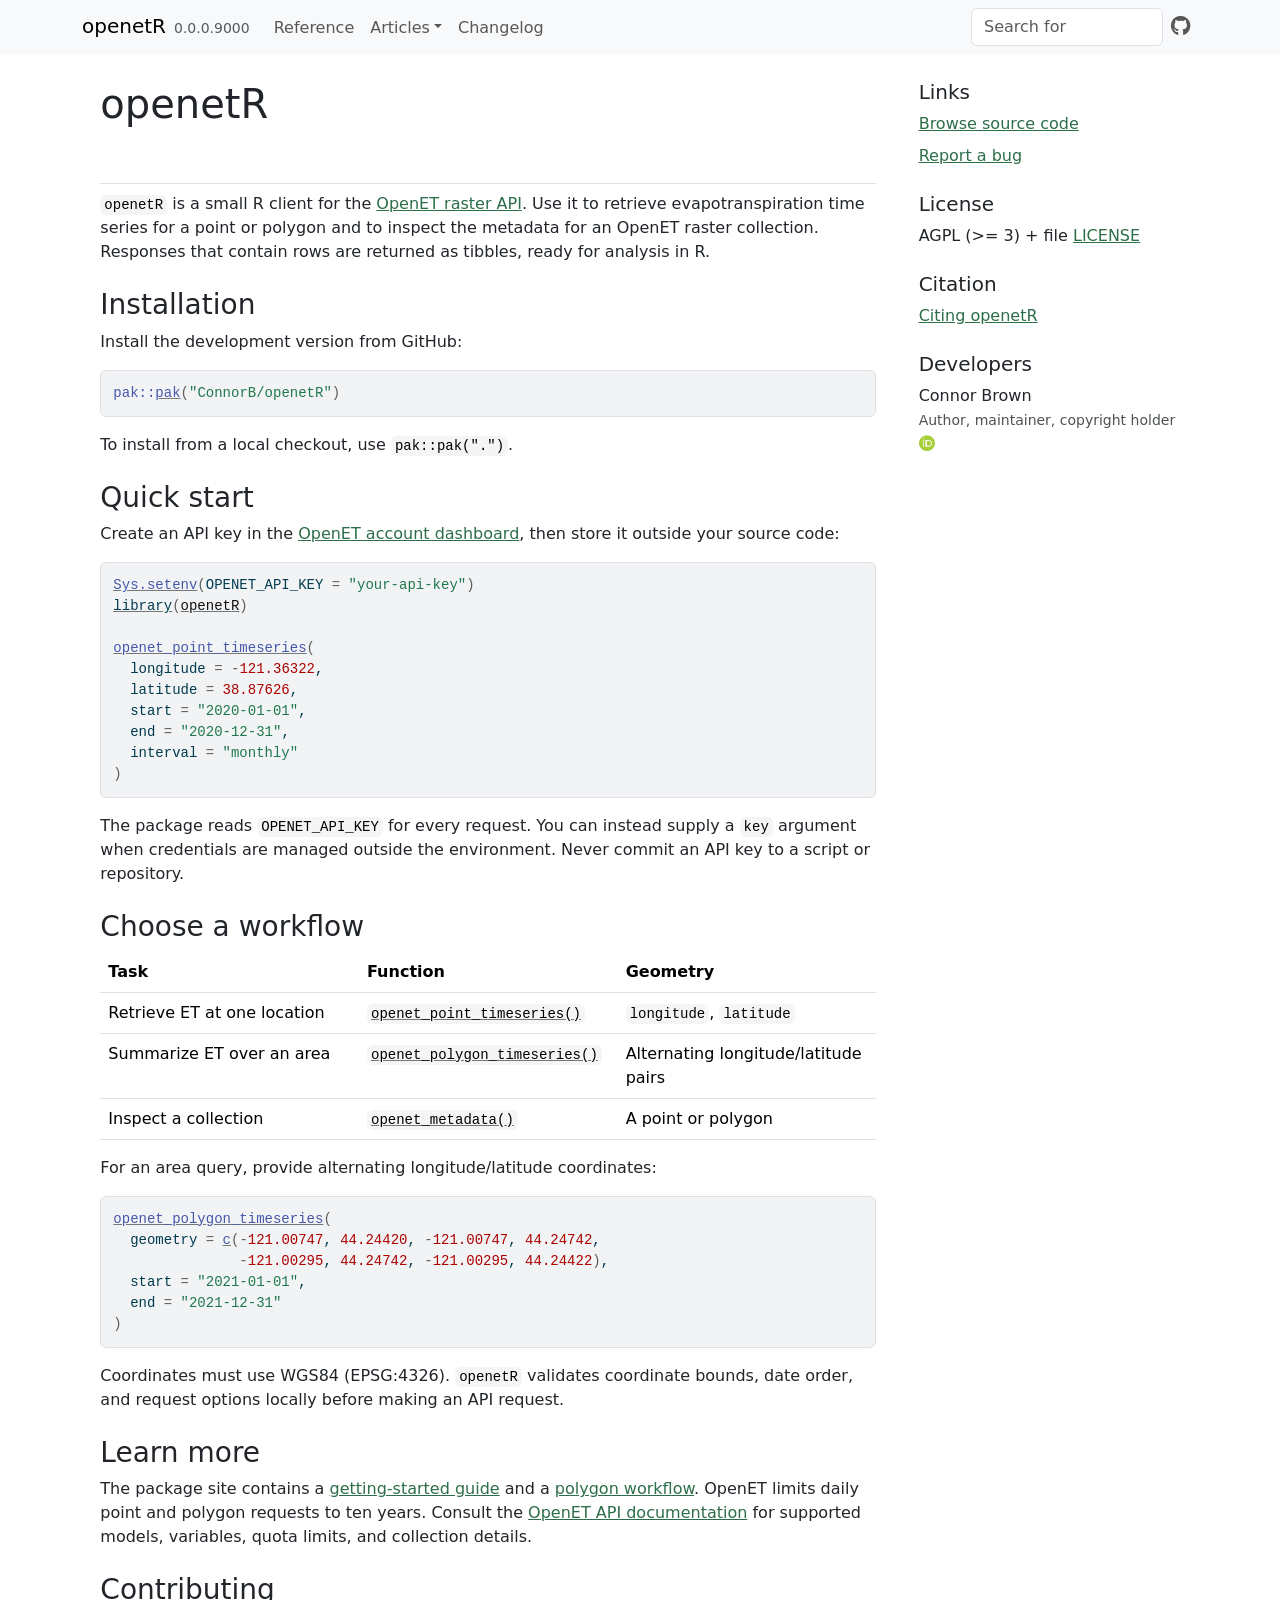
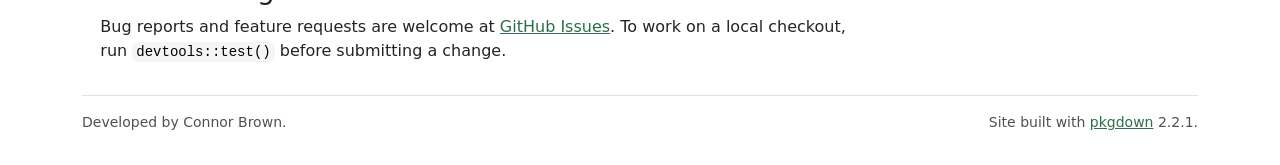
<file: index.html>
<!DOCTYPE html>
<!-- Generated by pkgdown: do not edit by hand --><html lang="en">
<head>
<meta http-equiv="Content-Type" content="text/html; charset=UTF-8">
<meta charset="utf-8">
<meta http-equiv="X-UA-Compatible" content="IE=edge">
<meta name="viewport" content="width=device-width, initial-scale=1, shrink-to-fit=no">
<title>Access OpenET Evapotranspiration Data • openetR</title>
<script src="deps/jquery-3.6.0/jquery-3.6.0.min.js"></script><meta name="viewport" content="width=device-width, initial-scale=1, shrink-to-fit=no">
<link href="deps/bootstrap-5.3.8/bootstrap.min.css" rel="stylesheet">
<script src="deps/bootstrap-5.3.8/bootstrap.bundle.min.js"></script><link href="deps/font-awesome-6.5.2/css/all.min.css" rel="stylesheet">
<link href="deps/font-awesome-6.5.2/css/v4-shims.min.css" rel="stylesheet">
<script src="deps/headroom-0.11.0/headroom.min.js"></script><script src="deps/headroom-0.11.0/jQuery.headroom.min.js"></script><script src="deps/bootstrap-toc-1.0.1/bootstrap-toc.min.js"></script><script src="deps/clipboard.js-2.0.11/clipboard.min.js"></script><script src="deps/search-1.0.0/autocomplete.jquery.min.js"></script><script src="deps/search-1.0.0/fuse.min.js"></script><script src="deps/search-1.0.0/mark.min.js"></script><!-- pkgdown --><script src="pkgdown.js"></script><meta property="og:title" content="Access OpenET Evapotranspiration Data">
<meta name="description" content="Retrieve raster evapotranspiration time series and metadata from the OpenET application programming interface (API). Supports point and polygon queries across OpenET raster collections. Returns tidy tabular responses where possible for analysis in R.">
<meta property="og:description" content="Retrieve raster evapotranspiration time series and metadata from the OpenET application programming interface (API). Supports point and polygon queries across OpenET raster collections. Returns tidy tabular responses where possible for analysis in R.">
</head>
<body>
    <a href="#main" class="visually-hidden-focusable">Skip to contents</a>


    <nav class="navbar navbar-expand-lg fixed-top bg-light" data-bs-theme="light" aria-label="Site navigation"><div class="container">

    <a class="navbar-brand me-2" href="index.html">openetR</a>

    <small class="nav-text text-muted me-auto" data-bs-toggle="tooltip" data-bs-placement="bottom" title="">0.0.0.9000</small>


    <button class="navbar-toggler" type="button" data-bs-toggle="collapse" data-bs-target="#navbar" aria-controls="navbar" aria-expanded="false" aria-label="Toggle navigation">
      <span class="navbar-toggler-icon"></span>
    </button>

    <div id="navbar" class="collapse navbar-collapse ms-3">
      <ul class="navbar-nav me-auto">
<li class="nav-item"><a class="nav-link" href="reference/index.html">Reference</a></li>
<li class="nav-item dropdown">
  <button class="nav-link dropdown-toggle" type="button" id="dropdown-articles" data-bs-toggle="dropdown" aria-expanded="false" aria-haspopup="true">Articles</button>
  <ul class="dropdown-menu" aria-labelledby="dropdown-articles">
<li><a class="dropdown-item" href="articles/getting-started.html">Get started with openetR</a></li>
    <li><a class="dropdown-item" href="articles/polygon-workflows.html">Work with OpenET polygons</a></li>
  </ul>
</li>
<li class="nav-item"><a class="nav-link" href="news/index.html">Changelog</a></li>
      </ul>
<ul class="navbar-nav">
<li class="nav-item"><form class="form-inline" role="search">
 <input class="form-control" type="search" name="search-input" id="search-input" autocomplete="off" aria-label="Search site" placeholder="Search for" data-search-index="search.json">
</form></li>
<li class="nav-item"><a class="external-link nav-link" href="https://github.com/ConnorB/openetR/" aria-label="GitHub"><span class="fa fab fa-github fa-lg"></span></a></li>
      </ul>
</div>


  </div>
</nav><div class="container template-home">
<div class="row">
  <main id="main" class="col-md-9"><div class="section level1">
<div class="page-header"><h1 id="openetr">openetR<a class="anchor" aria-label="anchor" href="#openetr"></a>
</h1></div>
<p><code>openetR</code> is a small R client for the <a href="https://openet.gitbook.io/docs/reference/api-reference/raster" class="external-link">OpenET raster API</a>. Use it to retrieve evapotranspiration time series for a point or polygon and to inspect the metadata for an OpenET raster collection. Responses that contain rows are returned as tibbles, ready for analysis in R.</p>
<div class="section level2">
<h2 id="installation">Installation<a class="anchor" aria-label="anchor" href="#installation"></a>
</h2>
<p>Install the development version from GitHub:</p>
<div class="sourceCode" id="cb1"><pre class="downlit sourceCode r">
<code class="sourceCode R"><span><span class="fu">pak</span><span class="fu">::</span><span class="fu"><a href="https://pak.r-lib.org/reference/pak.html" class="external-link">pak</a></span><span class="op">(</span><span class="st">"ConnorB/openetR"</span><span class="op">)</span></span></code></pre></div>
<p>To install from a local checkout, use <code>pak::pak(".")</code>.</p>
</div>
<div class="section level2">
<h2 id="quick-start">Quick start<a class="anchor" aria-label="anchor" href="#quick-start"></a>
</h2>
<p>Create an API key in the <a href="https://account.etdata.org/%20settings/api" class="external-link">OpenET account dashboard</a>, then store it outside your source code:</p>
<div class="sourceCode" id="cb2"><pre class="downlit sourceCode r">
<code class="sourceCode R"><span><span class="fu"><a href="https://rdrr.io/r/base/Sys.setenv.html" class="external-link">Sys.setenv</a></span><span class="op">(</span>OPENET_API_KEY <span class="op">=</span> <span class="st">"your-api-key"</span><span class="op">)</span></span>
<span><span class="kw"><a href="https://rdrr.io/r/base/library.html" class="external-link">library</a></span><span class="op">(</span><span class="va"><a href="https://connorb.github.io/openetR/">openetR</a></span><span class="op">)</span></span>
<span></span>
<span><span class="fu"><a href="reference/openet_point_timeseries.html">openet_point_timeseries</a></span><span class="op">(</span></span>
<span>  longitude <span class="op">=</span> <span class="op">-</span><span class="fl">121.36322</span>,</span>
<span>  latitude <span class="op">=</span> <span class="fl">38.87626</span>,</span>
<span>  start <span class="op">=</span> <span class="st">"2020-01-01"</span>,</span>
<span>  end <span class="op">=</span> <span class="st">"2020-12-31"</span>,</span>
<span>  interval <span class="op">=</span> <span class="st">"monthly"</span></span>
<span><span class="op">)</span></span></code></pre></div>
<p>The package reads <code>OPENET_API_KEY</code> for every request. You can instead supply a <code>key</code> argument when credentials are managed outside the environment. Never commit an API key to a script or repository.</p>
</div>
<div class="section level2">
<h2 id="choose-a-workflow">Choose a workflow<a class="anchor" aria-label="anchor" href="#choose-a-workflow"></a>
</h2>
<table class="table">
<colgroup>
<col width="33%">
<col width="33%">
<col width="33%">
</colgroup>
<thead><tr>
<th>Task</th>
<th>Function</th>
<th>Geometry</th>
</tr></thead>
<tbody>
<tr>
<td>Retrieve ET at one location</td>
<td><code><a href="reference/openet_point_timeseries.html">openet_point_timeseries()</a></code></td>
<td>
<code>longitude</code>, <code>latitude</code>
</td>
</tr>
<tr>
<td>Summarize ET over an area</td>
<td><code><a href="reference/openet_polygon_timeseries.html">openet_polygon_timeseries()</a></code></td>
<td>Alternating longitude/latitude pairs</td>
</tr>
<tr>
<td>Inspect a collection</td>
<td><code><a href="reference/openet_metadata.html">openet_metadata()</a></code></td>
<td>A point or polygon</td>
</tr>
</tbody>
</table>
<p>For an area query, provide alternating longitude/latitude coordinates:</p>
<div class="sourceCode" id="cb3"><pre class="downlit sourceCode r">
<code class="sourceCode R"><span><span class="fu"><a href="reference/openet_polygon_timeseries.html">openet_polygon_timeseries</a></span><span class="op">(</span></span>
<span>  geometry <span class="op">=</span> <span class="fu"><a href="https://rdrr.io/r/base/c.html" class="external-link">c</a></span><span class="op">(</span><span class="op">-</span><span class="fl">121.00747</span>, <span class="fl">44.24420</span>, <span class="op">-</span><span class="fl">121.00747</span>, <span class="fl">44.24742</span>,</span>
<span>               <span class="op">-</span><span class="fl">121.00295</span>, <span class="fl">44.24742</span>, <span class="op">-</span><span class="fl">121.00295</span>, <span class="fl">44.24422</span><span class="op">)</span>,</span>
<span>  start <span class="op">=</span> <span class="st">"2021-01-01"</span>,</span>
<span>  end <span class="op">=</span> <span class="st">"2021-12-31"</span></span>
<span><span class="op">)</span></span></code></pre></div>
<p>Coordinates must use WGS84 (EPSG:4326). <code>openetR</code> validates coordinate bounds, date order, and request options locally before making an API request.</p>
</div>
<div class="section level2">
<h2 id="learn-more">Learn more<a class="anchor" aria-label="anchor" href="#learn-more"></a>
</h2>
<p>The package site contains a <a href="https://connorb.github.io/openetR/articles/getting-started.html">getting-started guide</a> and a <a href="https://connorb.github.io/openetR/articles/polygon-workflows.html">polygon workflow</a>. OpenET limits daily point and polygon requests to ten years. Consult the <a href="https://openet.gitbook.io/docs/reference/api-reference/raster" class="external-link">OpenET API documentation</a> for supported models, variables, quota limits, and collection details.</p>
</div>
<div class="section level2">
<h2 id="contributing">Contributing<a class="anchor" aria-label="anchor" href="#contributing"></a>
</h2>
<p>Bug reports and feature requests are welcome at <a href="https://github.com/ConnorB/openetR/issues" class="external-link">GitHub Issues</a>. To work on a local checkout, run <code>devtools::test()</code> before submitting a change.</p>
</div>
</div>
  </main><aside class="col-md-3"><div class="links">
<h2 data-toc-skip>Links</h2>
<ul class="list-unstyled">
<li><a href="https://github.com/ConnorB/openetR/" class="external-link">Browse source code</a></li>
<li><a href="https://github.com/ConnorB/openetR/issues" class="external-link">Report a bug</a></li>
</ul>
</div>

<div class="license">
<h2 data-toc-skip>License</h2>
<ul class="list-unstyled">
<li>AGPL (&gt;= 3) + file <a href="LICENSE-text.html">LICENSE</a>
</li>
</ul>
</div>


<div class="citation">
<h2 data-toc-skip>Citation</h2>
<ul class="list-unstyled">
<li><a href="authors.html#citation">Citing openetR</a></li>
</ul>
</div>

<div class="developers">
<h2 data-toc-skip>Developers</h2>
<ul class="list-unstyled">
<li>Connor Brown <br><small class="roles"> Author, maintainer, copyright holder </small> <a href="https://orcid.org/0000-0002-9680-8930" target="orcid.widget" aria-label="ORCID" class="external-link"><span class="fab fa-orcid orcid" aria-hidden="true"></span></a>  </li>
</ul>
</div>



  </aside>
</div>


    <footer><div class="pkgdown-footer-left">
  <p>Developed by Connor Brown.</p>
</div>

<div class="pkgdown-footer-right">
  <p>Site built with <a href="https://pkgdown.r-lib.org/" class="external-link">pkgdown</a> 2.2.1.</p>
</div>

    </footer>
</div>





  </body>
</html>
</file>
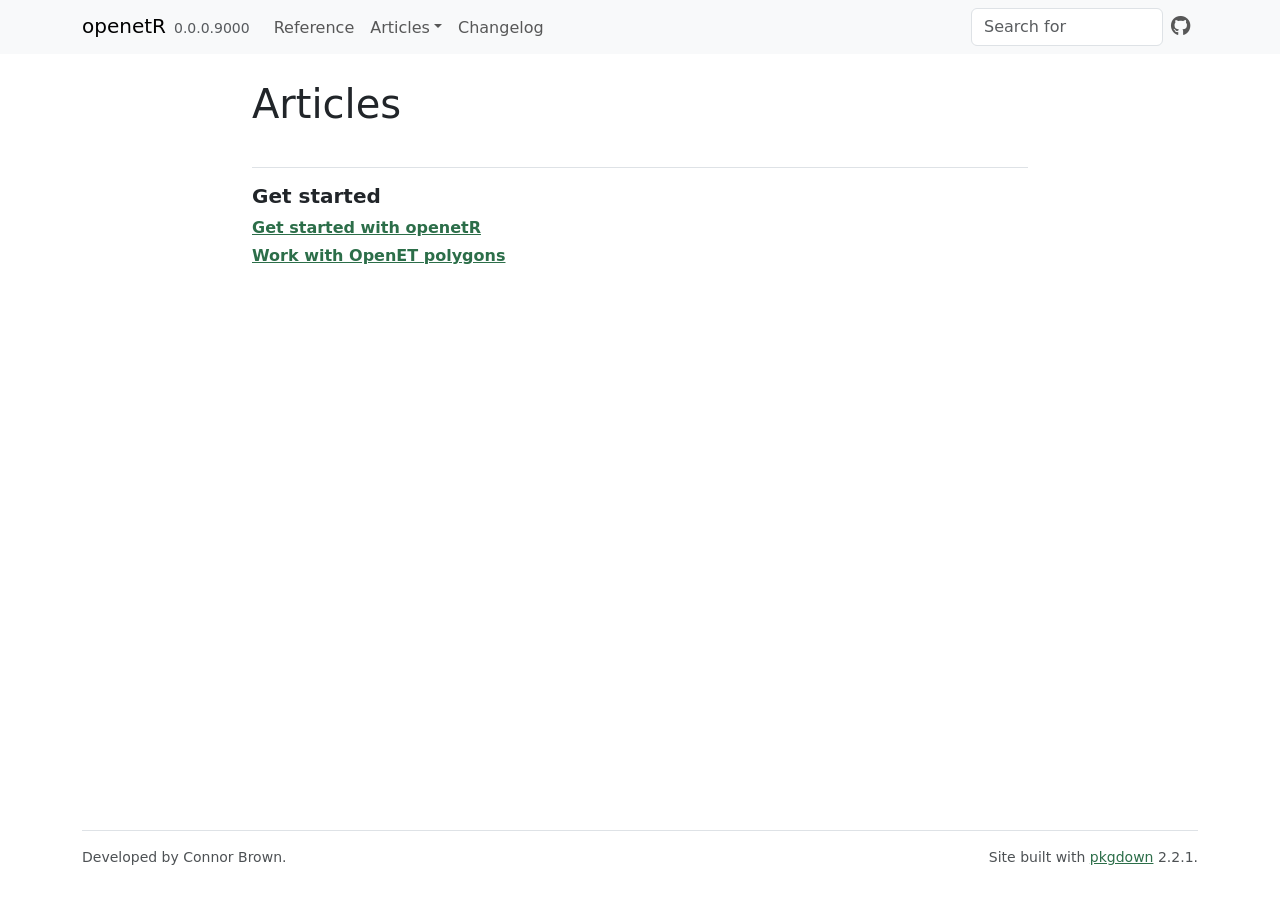
<file: articles/index.html>
<!DOCTYPE html>
<!-- Generated by pkgdown: do not edit by hand --><html lang="en"><head><meta http-equiv="Content-Type" content="text/html; charset=UTF-8"><meta charset="utf-8"><meta http-equiv="X-UA-Compatible" content="IE=edge"><meta name="viewport" content="width=device-width, initial-scale=1, shrink-to-fit=no"><title>Articles • openetR</title><script src="../deps/jquery-3.6.0/jquery-3.6.0.min.js"></script><meta name="viewport" content="width=device-width, initial-scale=1, shrink-to-fit=no"><link href="../deps/bootstrap-5.3.8/bootstrap.min.css" rel="stylesheet"><script src="../deps/bootstrap-5.3.8/bootstrap.bundle.min.js"></script><link href="../deps/font-awesome-6.5.2/css/all.min.css" rel="stylesheet"><link href="../deps/font-awesome-6.5.2/css/v4-shims.min.css" rel="stylesheet"><script src="../deps/headroom-0.11.0/headroom.min.js"></script><script src="../deps/headroom-0.11.0/jQuery.headroom.min.js"></script><script src="../deps/bootstrap-toc-1.0.1/bootstrap-toc.min.js"></script><script src="../deps/clipboard.js-2.0.11/clipboard.min.js"></script><script src="../deps/search-1.0.0/autocomplete.jquery.min.js"></script><script src="../deps/search-1.0.0/fuse.min.js"></script><script src="../deps/search-1.0.0/mark.min.js"></script><!-- pkgdown --><script src="../pkgdown.js"></script><meta property="og:title" content="Articles"></head><body>
    <a href="#main" class="visually-hidden-focusable">Skip to contents</a>


    <nav class="navbar navbar-expand-lg fixed-top bg-light" data-bs-theme="light" aria-label="Site navigation"><div class="container">

    <a class="navbar-brand me-2" href="../index.html">openetR</a>

    <small class="nav-text text-muted me-auto" data-bs-toggle="tooltip" data-bs-placement="bottom" title="">0.0.0.9000</small>


    <button class="navbar-toggler" type="button" data-bs-toggle="collapse" data-bs-target="#navbar" aria-controls="navbar" aria-expanded="false" aria-label="Toggle navigation">
      <span class="navbar-toggler-icon"></span>
    </button>

    <div id="navbar" class="collapse navbar-collapse ms-3">
      <ul class="navbar-nav me-auto"><li class="nav-item"><a class="nav-link" href="../reference/index.html">Reference</a></li>
<li class="nav-item dropdown">
  <button class="nav-link dropdown-toggle" type="button" id="dropdown-articles" data-bs-toggle="dropdown" aria-expanded="false" aria-haspopup="true">Articles</button>
  <ul class="dropdown-menu" aria-labelledby="dropdown-articles"><li><a class="dropdown-item" href="../articles/getting-started.html">Get started with openetR</a></li>
    <li><a class="dropdown-item" href="../articles/polygon-workflows.html">Work with OpenET polygons</a></li>
  </ul></li>
<li class="nav-item"><a class="nav-link" href="../news/index.html">Changelog</a></li>
      </ul><ul class="navbar-nav"><li class="nav-item"><form class="form-inline" role="search">
 <input class="form-control" type="search" name="search-input" id="search-input" autocomplete="off" aria-label="Search site" placeholder="Search for" data-search-index="../search.json"></form></li>
<li class="nav-item"><a class="external-link nav-link" href="https://github.com/ConnorB/openetR/" aria-label="GitHub"><span class="fa fab fa-github fa-lg"></span></a></li>
      </ul></div>


  </div>
</nav><div class="container template-article-index">
<div class="row">
  <main id="main" class="col-md-9"><div class="page-header">

      <h1>Articles</h1>
    </div>

    <div class="section ">
      <h3>Get started</h3>
      <div class="section-desc"></div>

      <dl><dt><a href="getting-started.html">Get started with openetR</a></dt>
        <dd>
        </dd><dt><a href="polygon-workflows.html">Work with OpenET polygons</a></dt>
        <dd>
      </dd></dl></div>
  </main></div>


    <footer><div class="pkgdown-footer-left">
  <p>Developed by Connor Brown.</p>
</div>

<div class="pkgdown-footer-right">
  <p>Site built with <a href="https://pkgdown.r-lib.org/" class="external-link">pkgdown</a> 2.2.1.</p>
</div>

    </footer></div>





  </body></html>
</file>
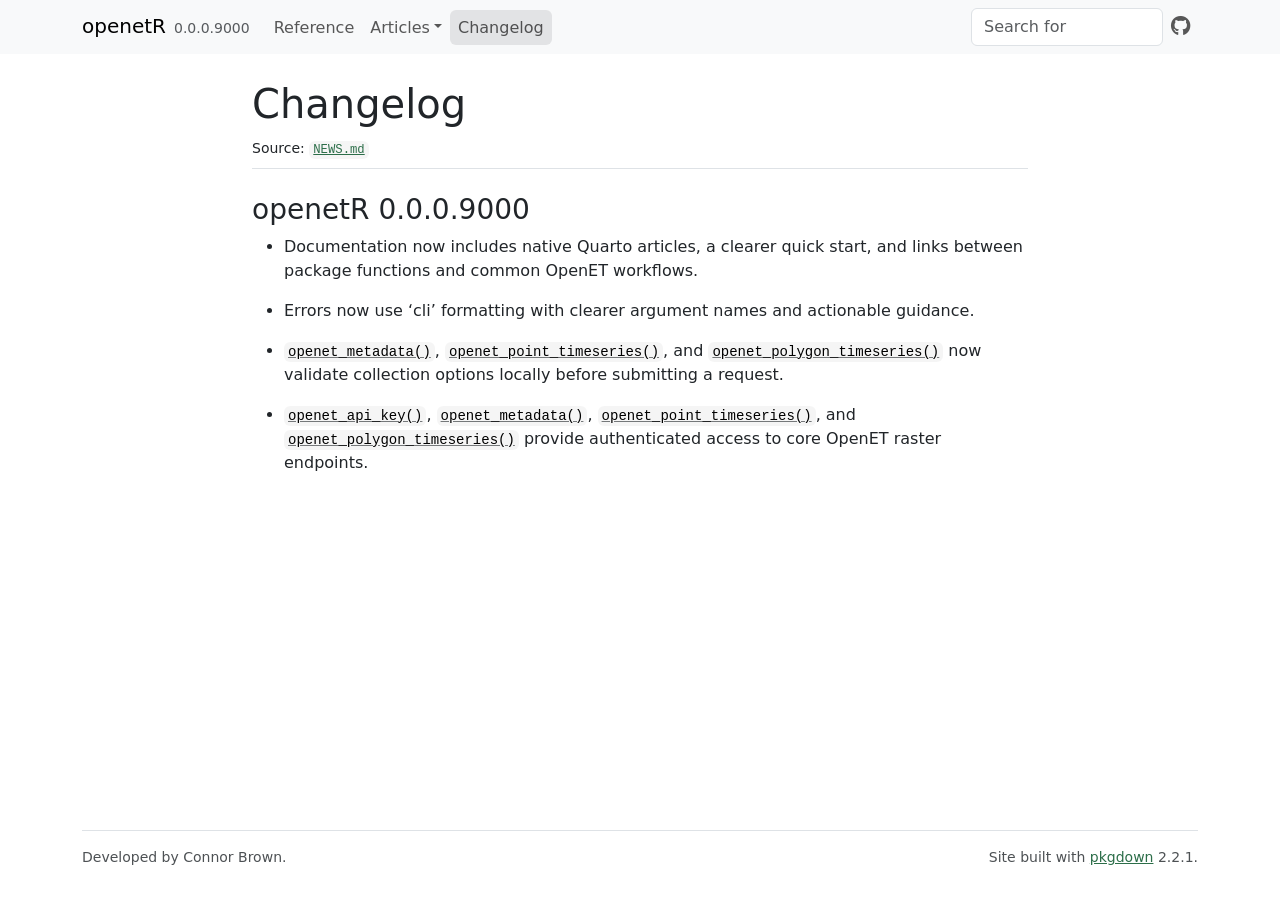
<file: news/index.html>
<!DOCTYPE html>
<!-- Generated by pkgdown: do not edit by hand --><html lang="en"><head><meta http-equiv="Content-Type" content="text/html; charset=UTF-8"><meta charset="utf-8"><meta http-equiv="X-UA-Compatible" content="IE=edge"><meta name="viewport" content="width=device-width, initial-scale=1, shrink-to-fit=no"><title>Changelog • openetR</title><script src="../deps/jquery-3.6.0/jquery-3.6.0.min.js"></script><meta name="viewport" content="width=device-width, initial-scale=1, shrink-to-fit=no"><link href="../deps/bootstrap-5.3.8/bootstrap.min.css" rel="stylesheet"><script src="../deps/bootstrap-5.3.8/bootstrap.bundle.min.js"></script><link href="../deps/font-awesome-6.5.2/css/all.min.css" rel="stylesheet"><link href="../deps/font-awesome-6.5.2/css/v4-shims.min.css" rel="stylesheet"><script src="../deps/headroom-0.11.0/headroom.min.js"></script><script src="../deps/headroom-0.11.0/jQuery.headroom.min.js"></script><script src="../deps/bootstrap-toc-1.0.1/bootstrap-toc.min.js"></script><script src="../deps/clipboard.js-2.0.11/clipboard.min.js"></script><script src="../deps/search-1.0.0/autocomplete.jquery.min.js"></script><script src="../deps/search-1.0.0/fuse.min.js"></script><script src="../deps/search-1.0.0/mark.min.js"></script><!-- pkgdown --><script src="../pkgdown.js"></script><meta property="og:title" content="Changelog"></head><body>
    <a href="#main" class="visually-hidden-focusable">Skip to contents</a>


    <nav class="navbar navbar-expand-lg fixed-top bg-light" data-bs-theme="light" aria-label="Site navigation"><div class="container">

    <a class="navbar-brand me-2" href="../index.html">openetR</a>

    <small class="nav-text text-muted me-auto" data-bs-toggle="tooltip" data-bs-placement="bottom" title="">0.0.0.9000</small>


    <button class="navbar-toggler" type="button" data-bs-toggle="collapse" data-bs-target="#navbar" aria-controls="navbar" aria-expanded="false" aria-label="Toggle navigation">
      <span class="navbar-toggler-icon"></span>
    </button>

    <div id="navbar" class="collapse navbar-collapse ms-3">
      <ul class="navbar-nav me-auto"><li class="nav-item"><a class="nav-link" href="../reference/index.html">Reference</a></li>
<li class="nav-item dropdown">
  <button class="nav-link dropdown-toggle" type="button" id="dropdown-articles" data-bs-toggle="dropdown" aria-expanded="false" aria-haspopup="true">Articles</button>
  <ul class="dropdown-menu" aria-labelledby="dropdown-articles"><li><a class="dropdown-item" href="../articles/getting-started.html">Get started with openetR</a></li>
    <li><a class="dropdown-item" href="../articles/polygon-workflows.html">Work with OpenET polygons</a></li>
  </ul></li>
<li class="active nav-item"><a class="nav-link" href="../news/index.html">Changelog</a></li>
      </ul><ul class="navbar-nav"><li class="nav-item"><form class="form-inline" role="search">
 <input class="form-control" type="search" name="search-input" id="search-input" autocomplete="off" aria-label="Search site" placeholder="Search for" data-search-index="../search.json"></form></li>
<li class="nav-item"><a class="external-link nav-link" href="https://github.com/ConnorB/openetR/" aria-label="GitHub"><span class="fa fab fa-github fa-lg"></span></a></li>
      </ul></div>


  </div>
</nav><div class="container template-news">
<div class="row">
  <main id="main" class="col-md-9"><div class="page-header">

      <h1>Changelog</h1>
      <small>Source: <a href="https://github.com/ConnorB/openetR/blob/main/NEWS.md" class="external-link"><code>NEWS.md</code></a></small>
    </div>

    <div class="section level2">
<h2 class="pkg-version" data-toc-text="0.0.0.9000" id="openetr-0009000">openetR 0.0.0.9000<a class="anchor" aria-label="anchor" href="#openetr-0009000"></a></h2>
<ul><li><p>Documentation now includes native Quarto articles, a clearer quick start, and links between package functions and common OpenET workflows.</p></li>
<li><p>Errors now use ‘cli’ formatting with clearer argument names and actionable guidance.</p></li>
<li><p><code><a href="../reference/openet_metadata.html">openet_metadata()</a></code>, <code><a href="../reference/openet_point_timeseries.html">openet_point_timeseries()</a></code>, and <code><a href="../reference/openet_polygon_timeseries.html">openet_polygon_timeseries()</a></code> now validate collection options locally before submitting a request.</p></li>
<li><p><code><a href="../reference/openet_api_key.html">openet_api_key()</a></code>, <code><a href="../reference/openet_metadata.html">openet_metadata()</a></code>, <code><a href="../reference/openet_point_timeseries.html">openet_point_timeseries()</a></code>, and <code><a href="../reference/openet_polygon_timeseries.html">openet_polygon_timeseries()</a></code> provide authenticated access to core OpenET raster endpoints.</p></li>
</ul></div>
  </main></div>


    <footer><div class="pkgdown-footer-left">
  <p>Developed by Connor Brown.</p>
</div>

<div class="pkgdown-footer-right">
  <p>Site built with <a href="https://pkgdown.r-lib.org/" class="external-link">pkgdown</a> 2.2.1.</p>
</div>

    </footer></div>





  </body></html>
</file>
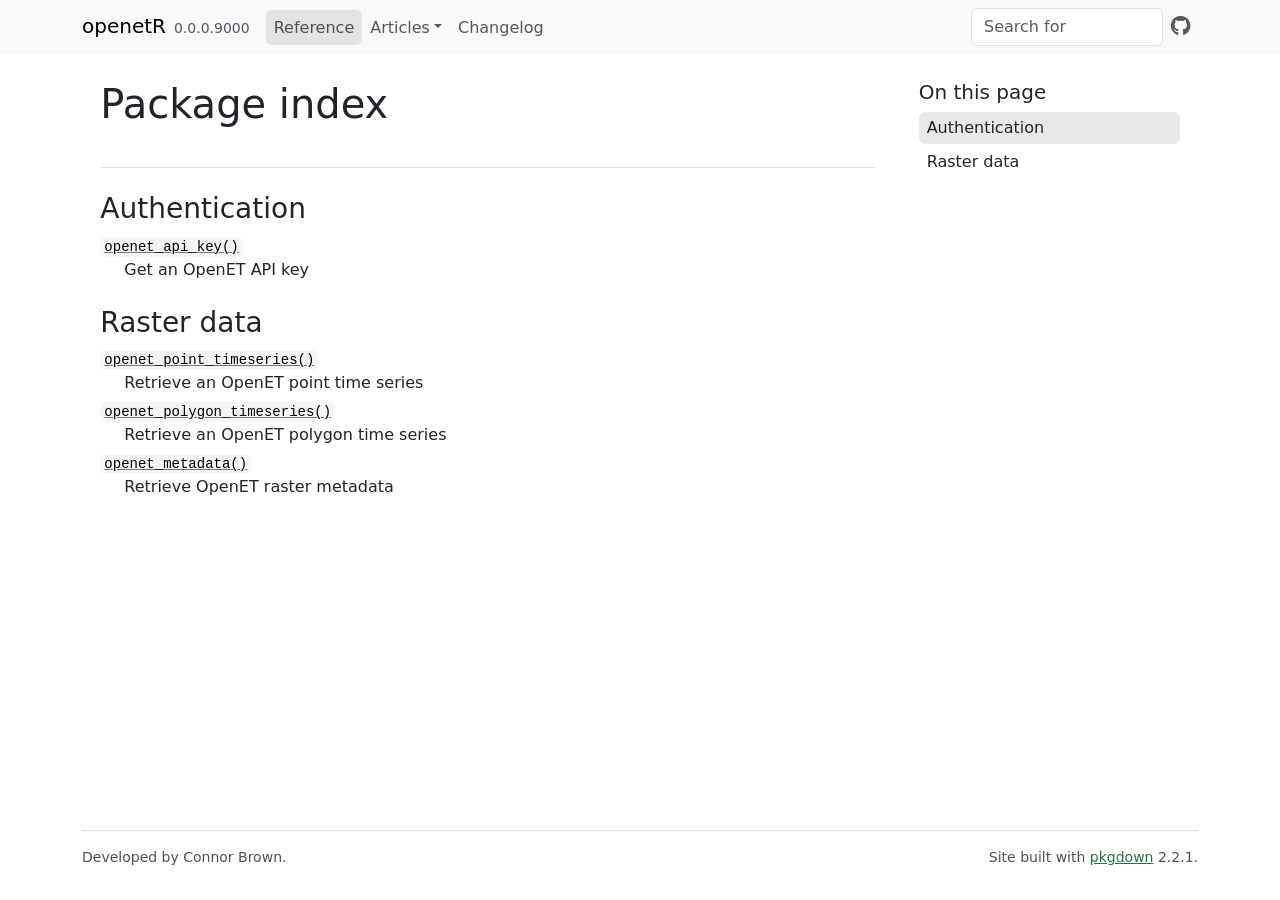
<file: reference/index.html>
<!DOCTYPE html>
<!-- Generated by pkgdown: do not edit by hand --><html lang="en"><head><meta http-equiv="Content-Type" content="text/html; charset=UTF-8"><meta charset="utf-8"><meta http-equiv="X-UA-Compatible" content="IE=edge"><meta name="viewport" content="width=device-width, initial-scale=1, shrink-to-fit=no"><title>Package index • openetR</title><script src="../deps/jquery-3.6.0/jquery-3.6.0.min.js"></script><meta name="viewport" content="width=device-width, initial-scale=1, shrink-to-fit=no"><link href="../deps/bootstrap-5.3.8/bootstrap.min.css" rel="stylesheet"><script src="../deps/bootstrap-5.3.8/bootstrap.bundle.min.js"></script><link href="../deps/font-awesome-6.5.2/css/all.min.css" rel="stylesheet"><link href="../deps/font-awesome-6.5.2/css/v4-shims.min.css" rel="stylesheet"><script src="../deps/headroom-0.11.0/headroom.min.js"></script><script src="../deps/headroom-0.11.0/jQuery.headroom.min.js"></script><script src="../deps/bootstrap-toc-1.0.1/bootstrap-toc.min.js"></script><script src="../deps/clipboard.js-2.0.11/clipboard.min.js"></script><script src="../deps/search-1.0.0/autocomplete.jquery.min.js"></script><script src="../deps/search-1.0.0/fuse.min.js"></script><script src="../deps/search-1.0.0/mark.min.js"></script><!-- pkgdown --><script src="../pkgdown.js"></script><meta property="og:title" content="Package index"></head><body>
    <a href="#main" class="visually-hidden-focusable">Skip to contents</a>


    <nav class="navbar navbar-expand-lg fixed-top bg-light" data-bs-theme="light" aria-label="Site navigation"><div class="container">

    <a class="navbar-brand me-2" href="../index.html">openetR</a>

    <small class="nav-text text-muted me-auto" data-bs-toggle="tooltip" data-bs-placement="bottom" title="">0.0.0.9000</small>


    <button class="navbar-toggler" type="button" data-bs-toggle="collapse" data-bs-target="#navbar" aria-controls="navbar" aria-expanded="false" aria-label="Toggle navigation">
      <span class="navbar-toggler-icon"></span>
    </button>

    <div id="navbar" class="collapse navbar-collapse ms-3">
      <ul class="navbar-nav me-auto"><li class="active nav-item"><a class="nav-link" href="../reference/index.html">Reference</a></li>
<li class="nav-item dropdown">
  <button class="nav-link dropdown-toggle" type="button" id="dropdown-articles" data-bs-toggle="dropdown" aria-expanded="false" aria-haspopup="true">Articles</button>
  <ul class="dropdown-menu" aria-labelledby="dropdown-articles"><li><a class="dropdown-item" href="../articles/getting-started.html">Get started with openetR</a></li>
    <li><a class="dropdown-item" href="../articles/polygon-workflows.html">Work with OpenET polygons</a></li>
  </ul></li>
<li class="nav-item"><a class="nav-link" href="../news/index.html">Changelog</a></li>
      </ul><ul class="navbar-nav"><li class="nav-item"><form class="form-inline" role="search">
 <input class="form-control" type="search" name="search-input" id="search-input" autocomplete="off" aria-label="Search site" placeholder="Search for" data-search-index="../search.json"></form></li>
<li class="nav-item"><a class="external-link nav-link" href="https://github.com/ConnorB/openetR/" aria-label="GitHub"><span class="fa fab fa-github fa-lg"></span></a></li>
      </ul></div>


  </div>
</nav><div class="container template-reference-index">
<div class="row">
  <main id="main" class="col-md-9"><div class="page-header">

      <h1>Package index</h1>
    </div>

    <div class="section level2">
      <h2 id="authentication">Authentication<a class="anchor" aria-label="anchor" href="#authentication"></a></h2>



      <dl></dl></div><div class="section level2">




      <dl><dt>

          <code><a href="openet_api_key.html">openet_api_key()</a></code>

        </dt>
        <dd>Get an OpenET API key</dd>
      </dl></div><div class="section level2">
      <h2 id="raster-data">Raster data<a class="anchor" aria-label="anchor" href="#raster-data"></a></h2>



      <dl></dl></div><div class="section level2">




      <dl><dt>

          <code><a href="openet_point_timeseries.html">openet_point_timeseries()</a></code>

        </dt>
        <dd>Retrieve an OpenET point time series</dd>

        <dt>

          <code><a href="openet_polygon_timeseries.html">openet_polygon_timeseries()</a></code>

        </dt>
        <dd>Retrieve an OpenET polygon time series</dd>

        <dt>

          <code><a href="openet_metadata.html">openet_metadata()</a></code>

        </dt>
        <dd>Retrieve OpenET raster metadata</dd>
      </dl></div>
  </main><aside class="col-md-3"><nav id="toc" aria-label="Table of contents"><h2>On this page</h2>
    </nav></aside></div>


    <footer><div class="pkgdown-footer-left">
  <p>Developed by Connor Brown.</p>
</div>

<div class="pkgdown-footer-right">
  <p>Site built with <a href="https://pkgdown.r-lib.org/" class="external-link">pkgdown</a> 2.2.1.</p>
</div>

    </footer></div>





  </body></html>
</file>
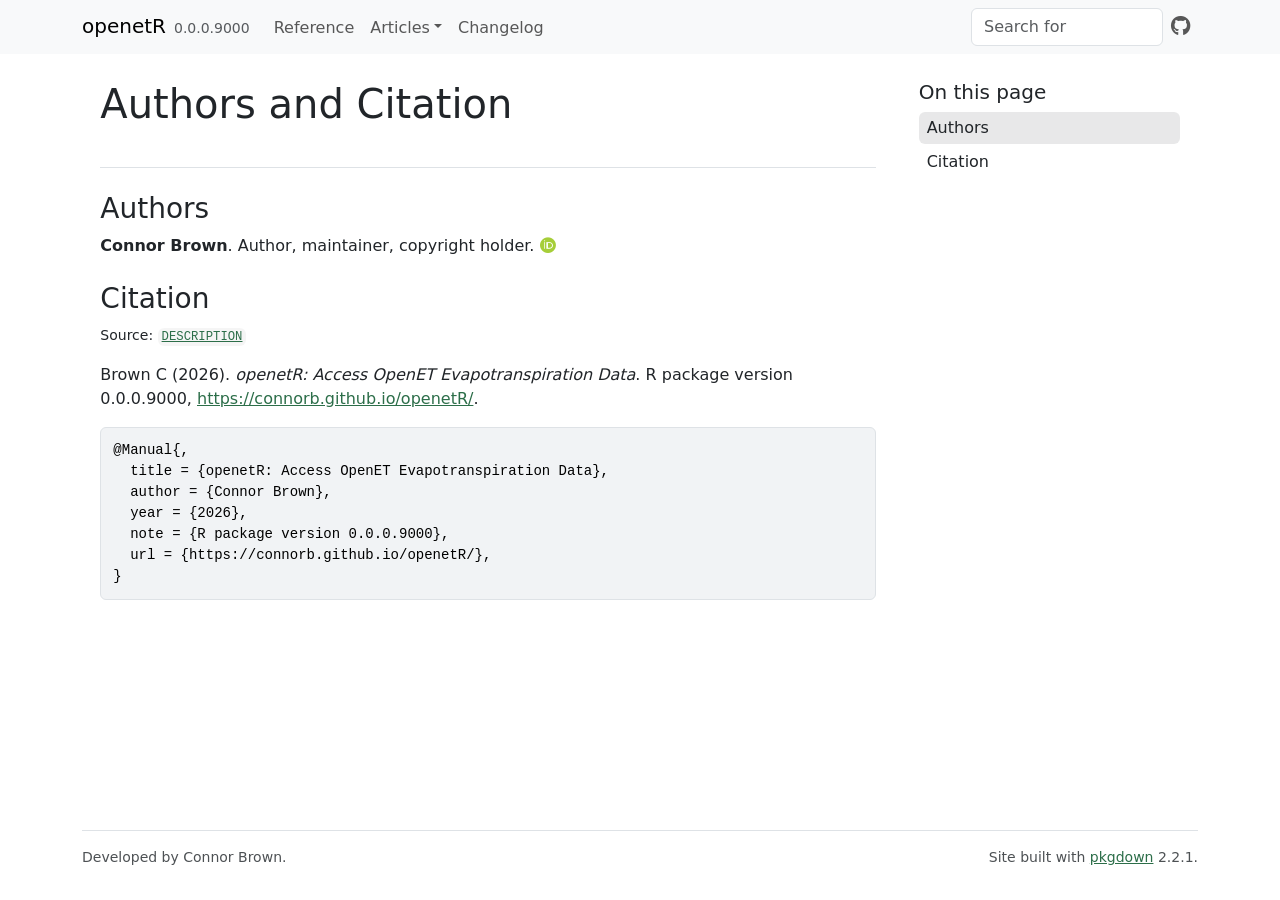
<file: authors.html>
<!DOCTYPE html>
<!-- Generated by pkgdown: do not edit by hand --><html lang="en"><head><meta http-equiv="Content-Type" content="text/html; charset=UTF-8"><meta charset="utf-8"><meta http-equiv="X-UA-Compatible" content="IE=edge"><meta name="viewport" content="width=device-width, initial-scale=1, shrink-to-fit=no"><title>Authors and Citation • openetR</title><script src="deps/jquery-3.6.0/jquery-3.6.0.min.js"></script><meta name="viewport" content="width=device-width, initial-scale=1, shrink-to-fit=no"><link href="deps/bootstrap-5.3.8/bootstrap.min.css" rel="stylesheet"><script src="deps/bootstrap-5.3.8/bootstrap.bundle.min.js"></script><link href="deps/font-awesome-6.5.2/css/all.min.css" rel="stylesheet"><link href="deps/font-awesome-6.5.2/css/v4-shims.min.css" rel="stylesheet"><script src="deps/headroom-0.11.0/headroom.min.js"></script><script src="deps/headroom-0.11.0/jQuery.headroom.min.js"></script><script src="deps/bootstrap-toc-1.0.1/bootstrap-toc.min.js"></script><script src="deps/clipboard.js-2.0.11/clipboard.min.js"></script><script src="deps/search-1.0.0/autocomplete.jquery.min.js"></script><script src="deps/search-1.0.0/fuse.min.js"></script><script src="deps/search-1.0.0/mark.min.js"></script><!-- pkgdown --><script src="pkgdown.js"></script><meta property="og:title" content="Authors and Citation"></head><body>
    <a href="#main" class="visually-hidden-focusable">Skip to contents</a>


    <nav class="navbar navbar-expand-lg fixed-top bg-light" data-bs-theme="light" aria-label="Site navigation"><div class="container">

    <a class="navbar-brand me-2" href="index.html">openetR</a>

    <small class="nav-text text-muted me-auto" data-bs-toggle="tooltip" data-bs-placement="bottom" title="">0.0.0.9000</small>


    <button class="navbar-toggler" type="button" data-bs-toggle="collapse" data-bs-target="#navbar" aria-controls="navbar" aria-expanded="false" aria-label="Toggle navigation">
      <span class="navbar-toggler-icon"></span>
    </button>

    <div id="navbar" class="collapse navbar-collapse ms-3">
      <ul class="navbar-nav me-auto"><li class="nav-item"><a class="nav-link" href="reference/index.html">Reference</a></li>
<li class="nav-item dropdown">
  <button class="nav-link dropdown-toggle" type="button" id="dropdown-articles" data-bs-toggle="dropdown" aria-expanded="false" aria-haspopup="true">Articles</button>
  <ul class="dropdown-menu" aria-labelledby="dropdown-articles"><li><a class="dropdown-item" href="articles/getting-started.html">Get started with openetR</a></li>
    <li><a class="dropdown-item" href="articles/polygon-workflows.html">Work with OpenET polygons</a></li>
  </ul></li>
<li class="nav-item"><a class="nav-link" href="news/index.html">Changelog</a></li>
      </ul><ul class="navbar-nav"><li class="nav-item"><form class="form-inline" role="search">
 <input class="form-control" type="search" name="search-input" id="search-input" autocomplete="off" aria-label="Search site" placeholder="Search for" data-search-index="search.json"></form></li>
<li class="nav-item"><a class="external-link nav-link" href="https://github.com/ConnorB/openetR/" aria-label="GitHub"><span class="fa fab fa-github fa-lg"></span></a></li>
      </ul></div>


  </div>
</nav><div class="container template-citation-authors">
<div class="row">
  <main id="main" class="col-md-9"><div class="page-header">

      <h1>Authors and Citation</h1>
    </div>

    <div class="section level2">
      <h2>Authors</h2>

      <ul class="list-unstyled"><li>
          <p><strong>Connor Brown</strong>. Author, maintainer, copyright holder. <a href="https://orcid.org/0000-0002-9680-8930" target="orcid.widget" aria-label="ORCID" class="external-link"><span class="fab fa-orcid orcid" aria-hidden="true"></span></a>
          </p>
        </li>
      </ul></div>

    <div class="section level2">
      <h2 id="citation">Citation</h2>
      <p><small class="dont-index">Source: <a href="https://github.com/ConnorB/openetR/blob/main/DESCRIPTION" class="external-link"><code>DESCRIPTION</code></a></small></p>

      <p>Brown C (2026).
<em>openetR: Access OpenET Evapotranspiration Data</em>.
R package version 0.0.0.9000, <a href="https://connorb.github.io/openetR/">https://connorb.github.io/openetR/</a>.
</p>
      <pre>@Manual{,
  title = {openetR: Access OpenET Evapotranspiration Data},
  author = {Connor Brown},
  year = {2026},
  note = {R package version 0.0.0.9000},
  url = {https://connorb.github.io/openetR/},
}</pre>
    </div>

  </main><aside class="col-md-3"><nav id="toc" aria-label="Table of contents"><h2>On this page</h2>
    </nav></aside></div>


    <footer><div class="pkgdown-footer-left">
  <p>Developed by Connor Brown.</p>
</div>

<div class="pkgdown-footer-right">
  <p>Site built with <a href="https://pkgdown.r-lib.org/" class="external-link">pkgdown</a> 2.2.1.</p>
</div>

    </footer></div>





  </body></html>
</file>
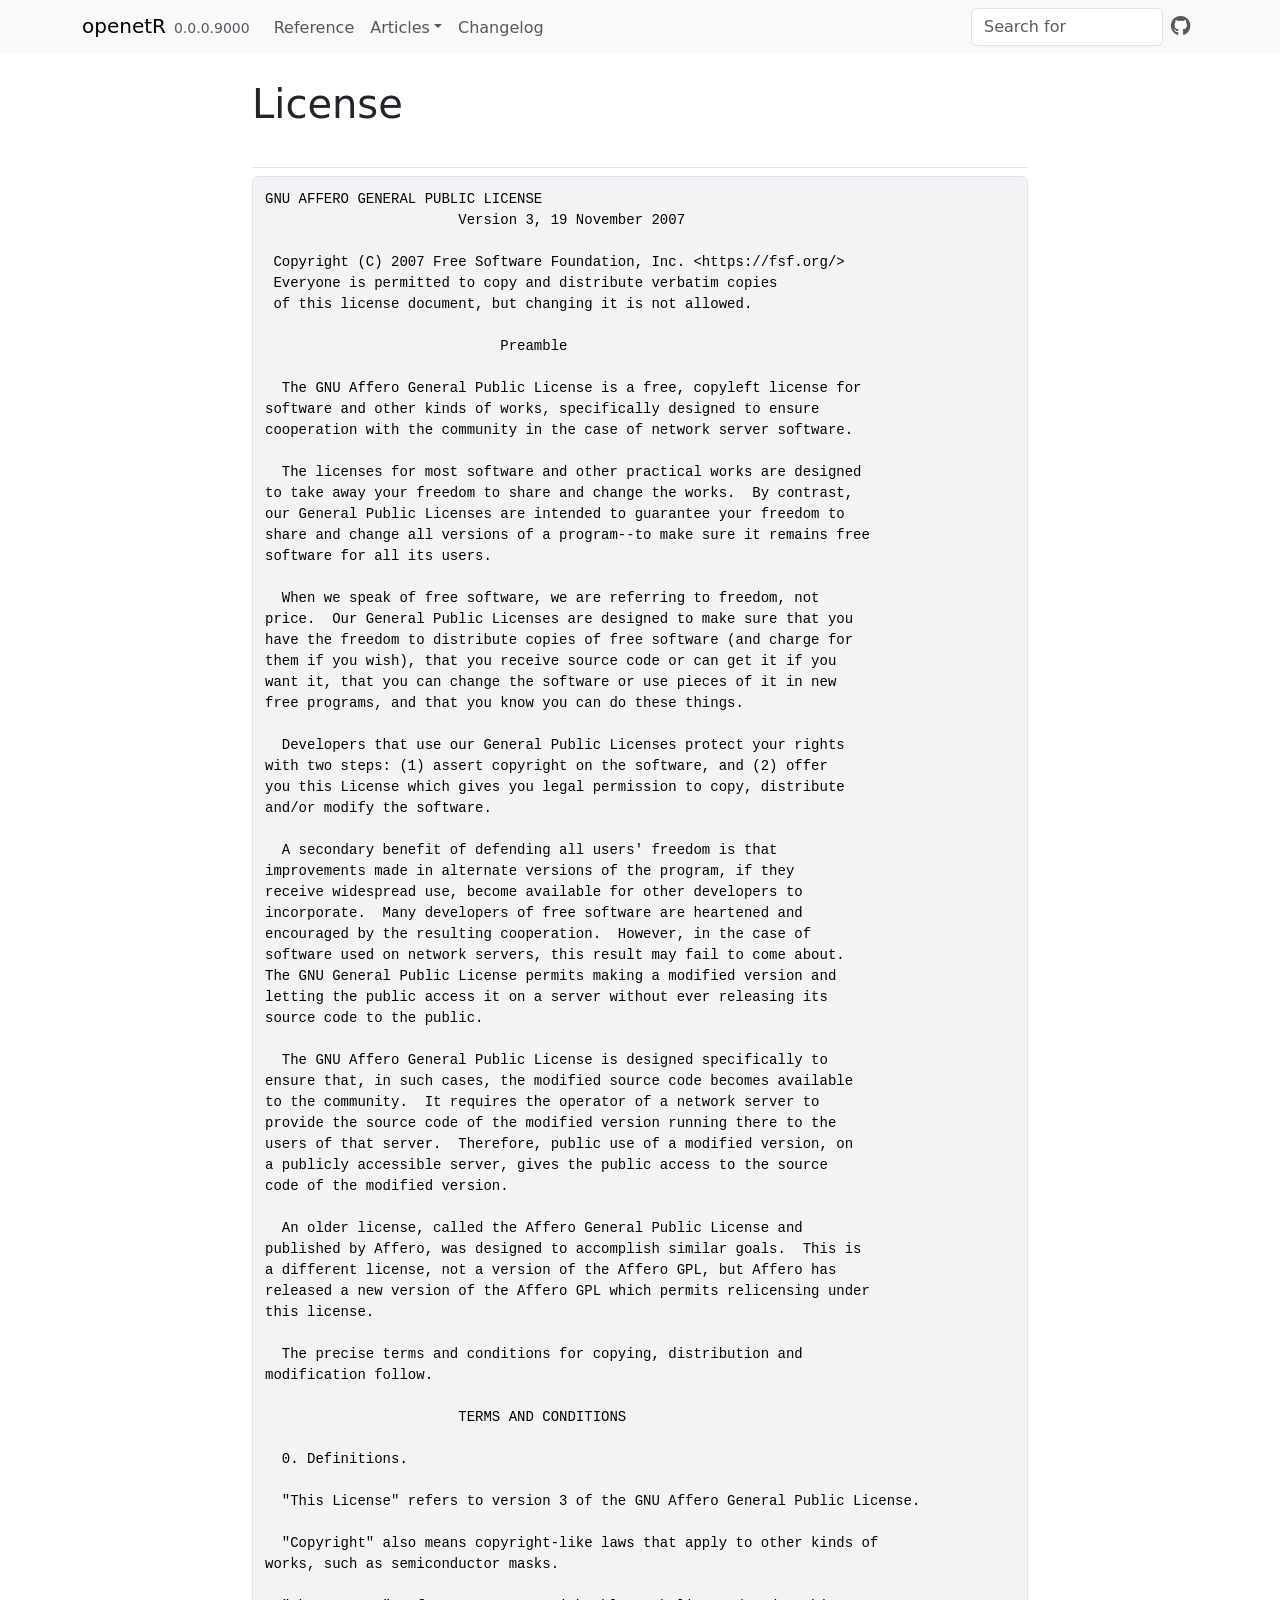
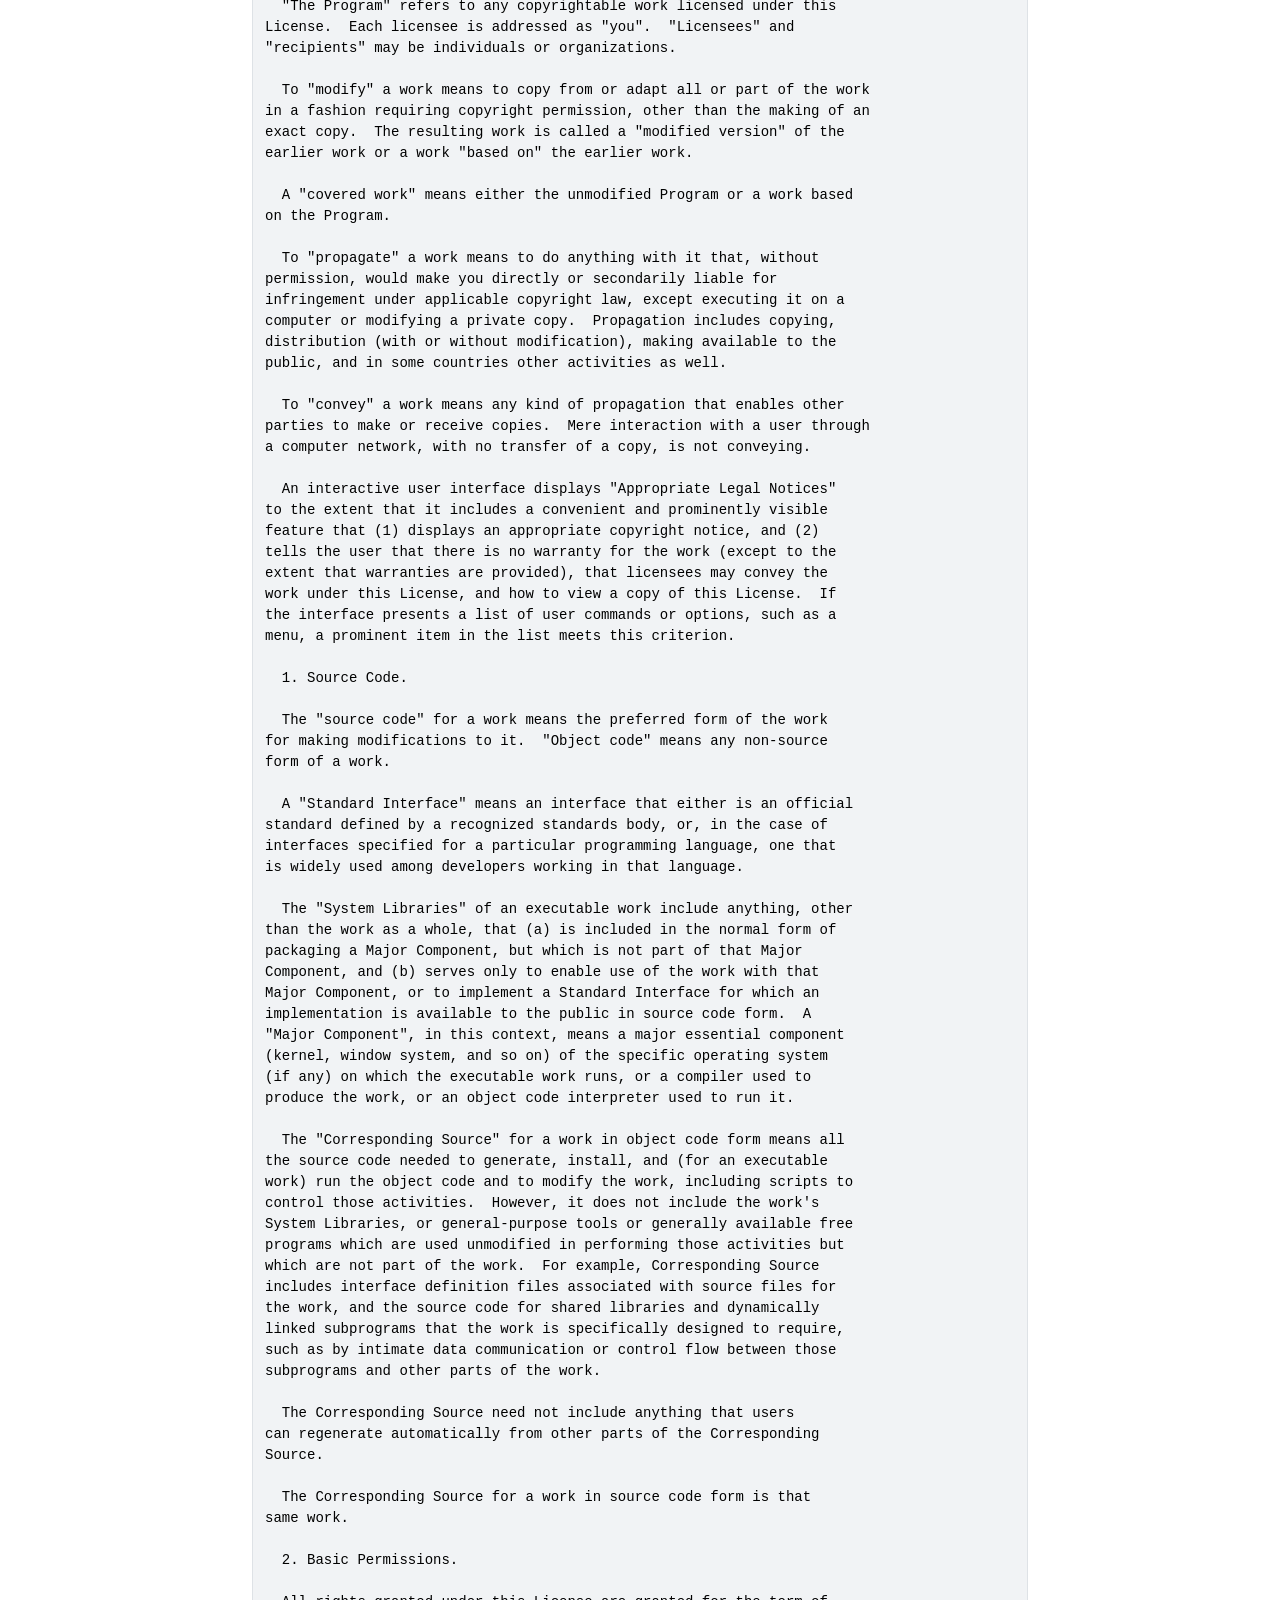
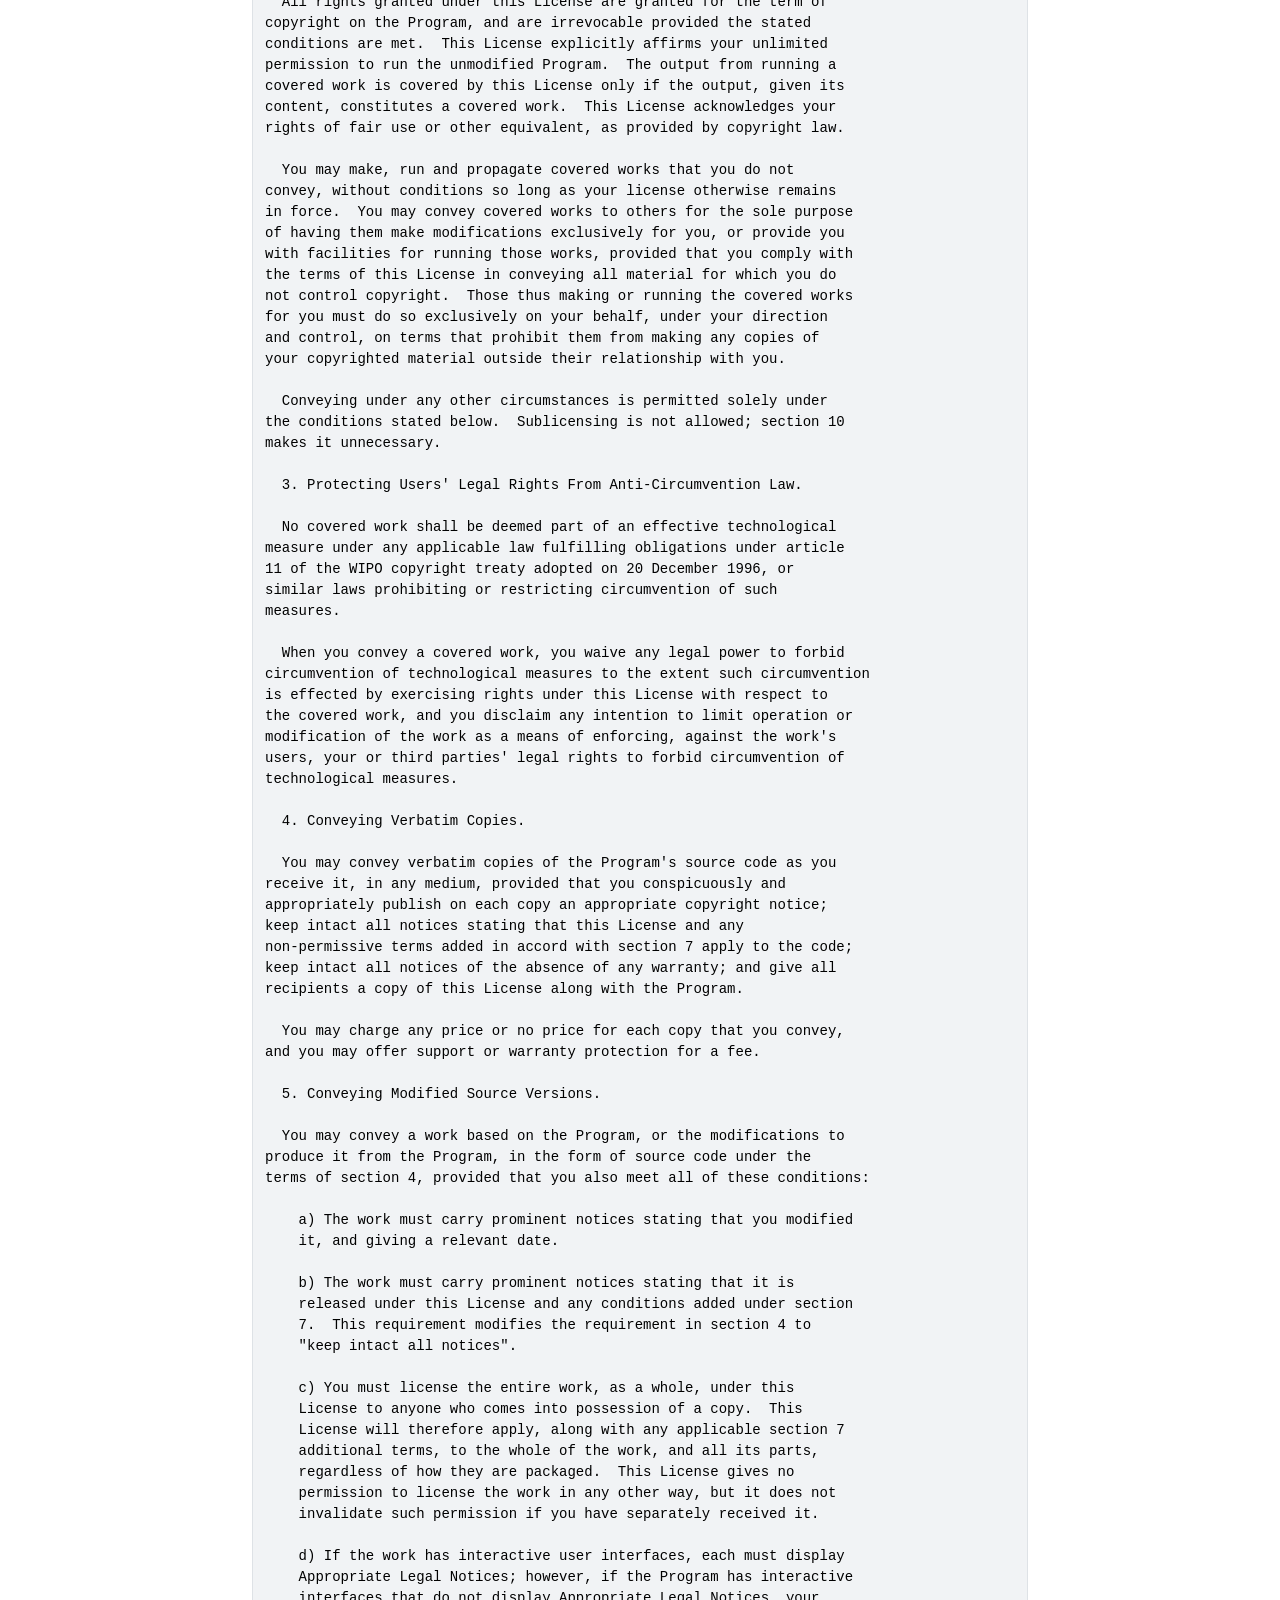
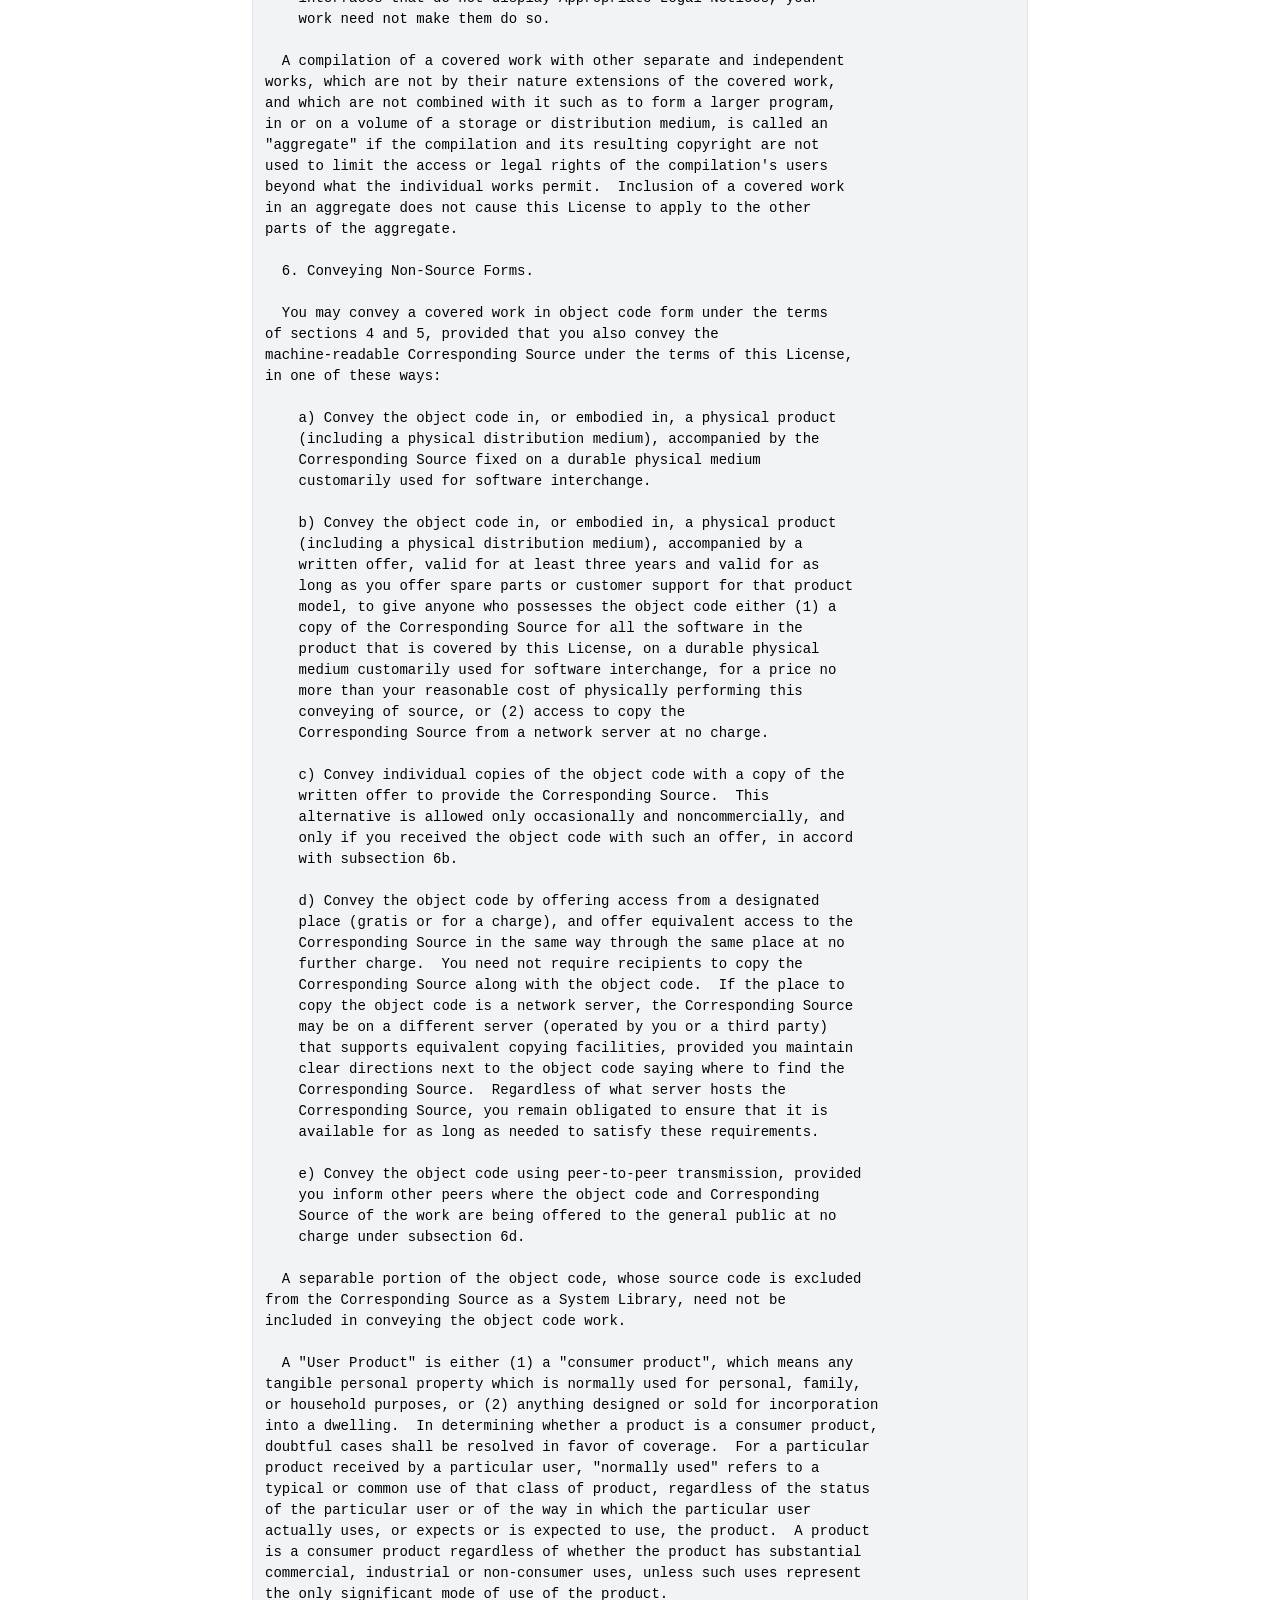
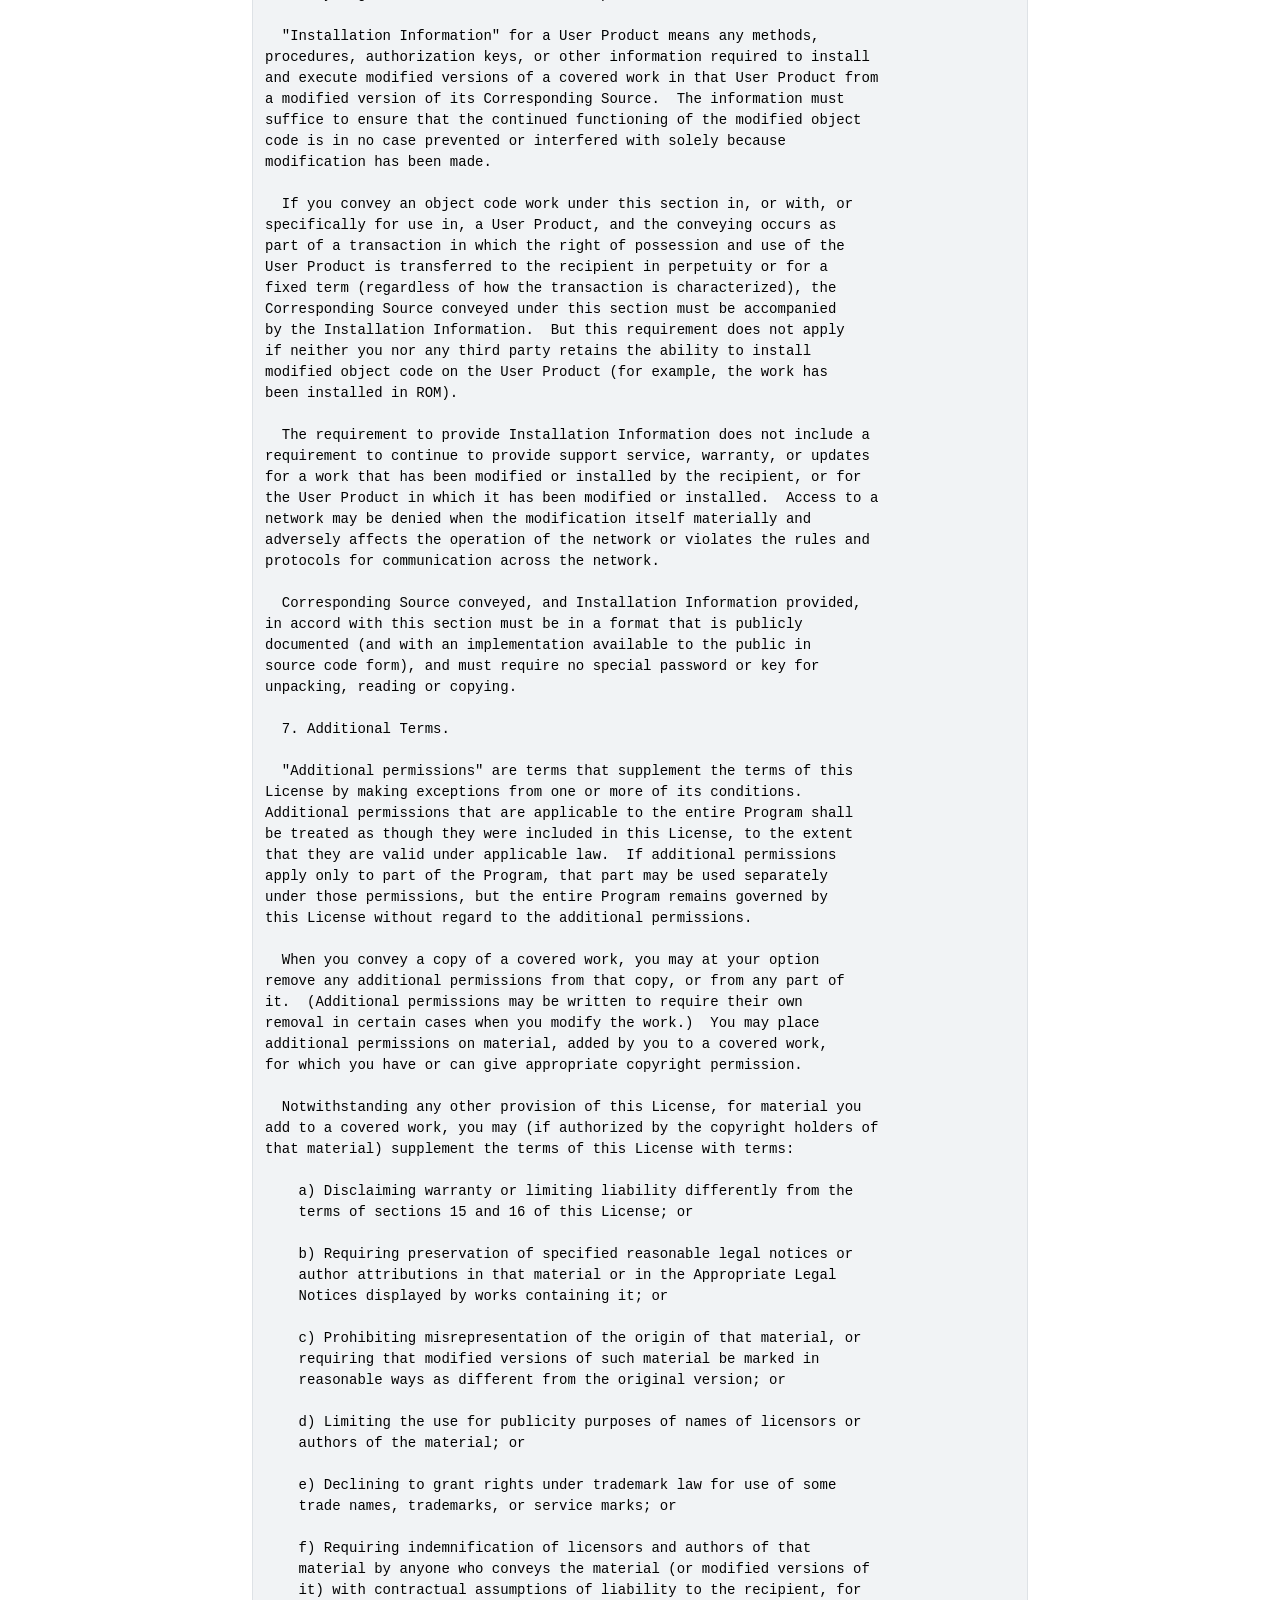
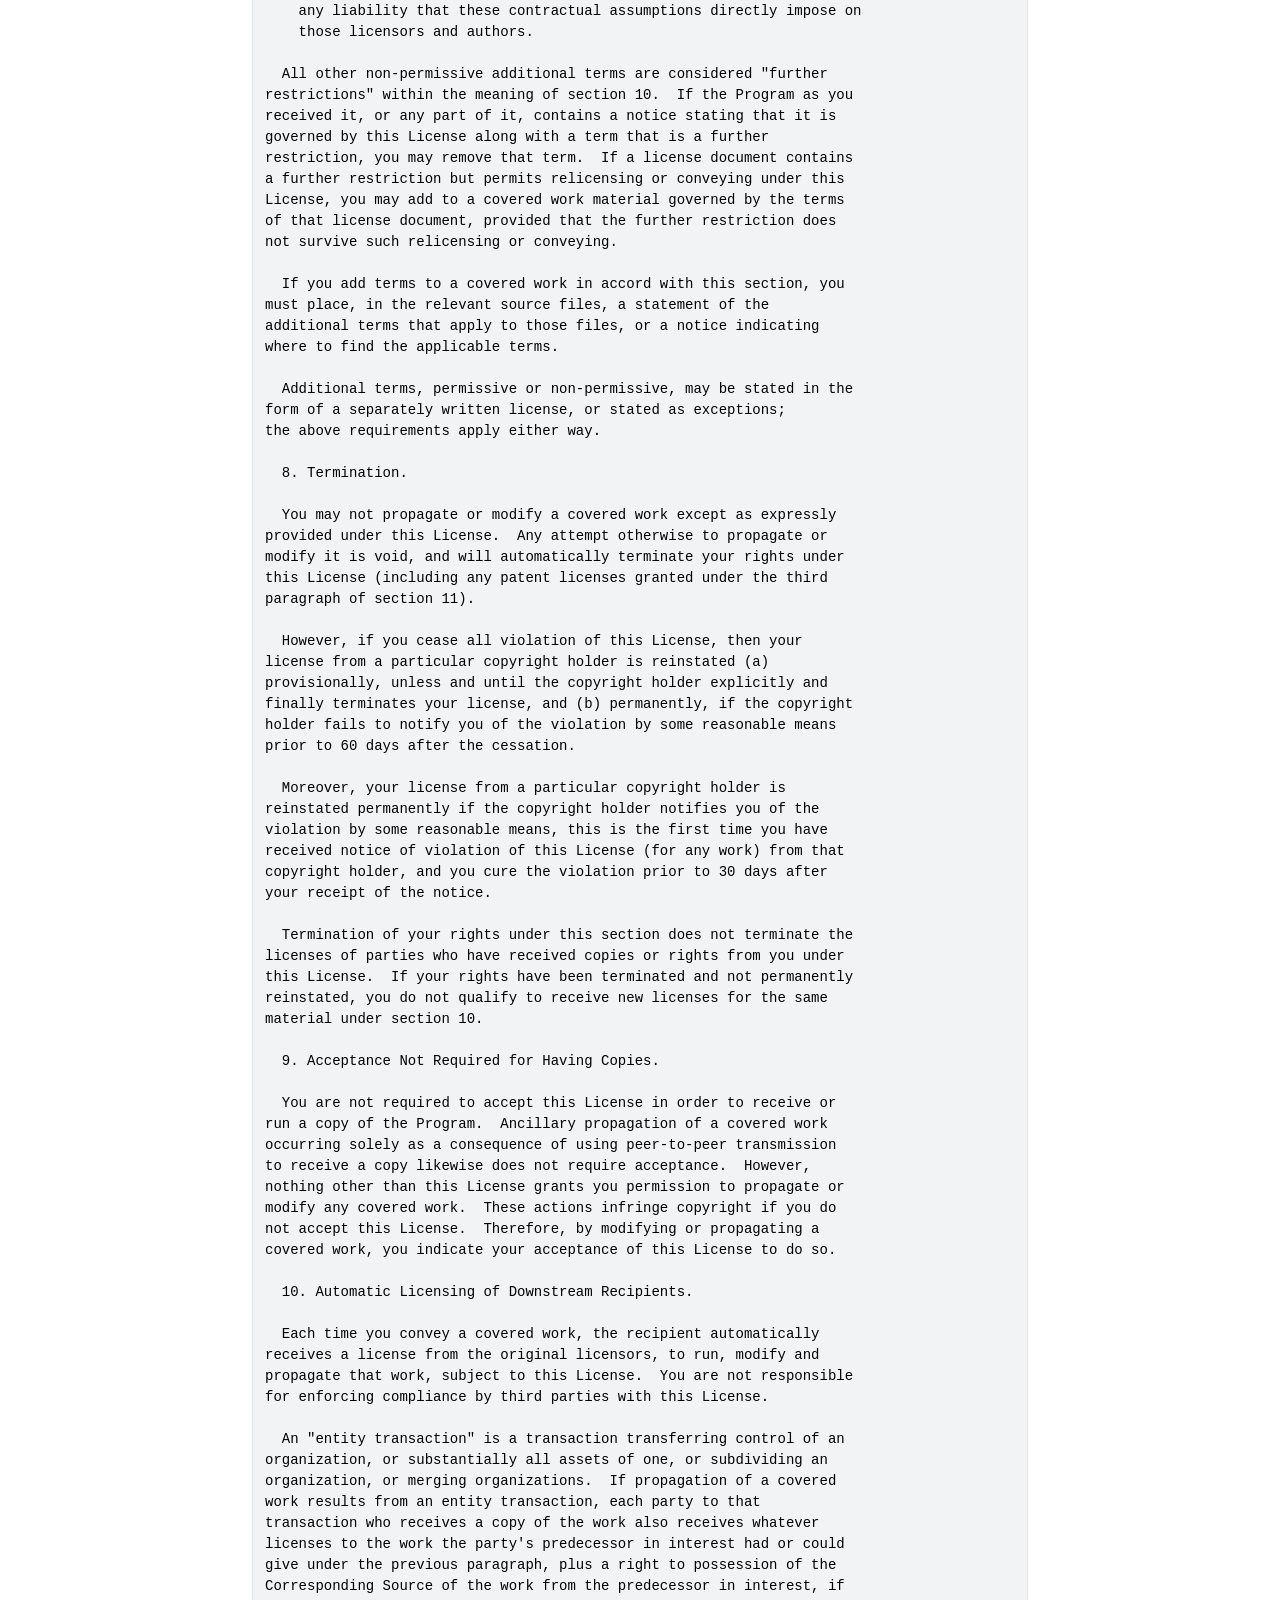
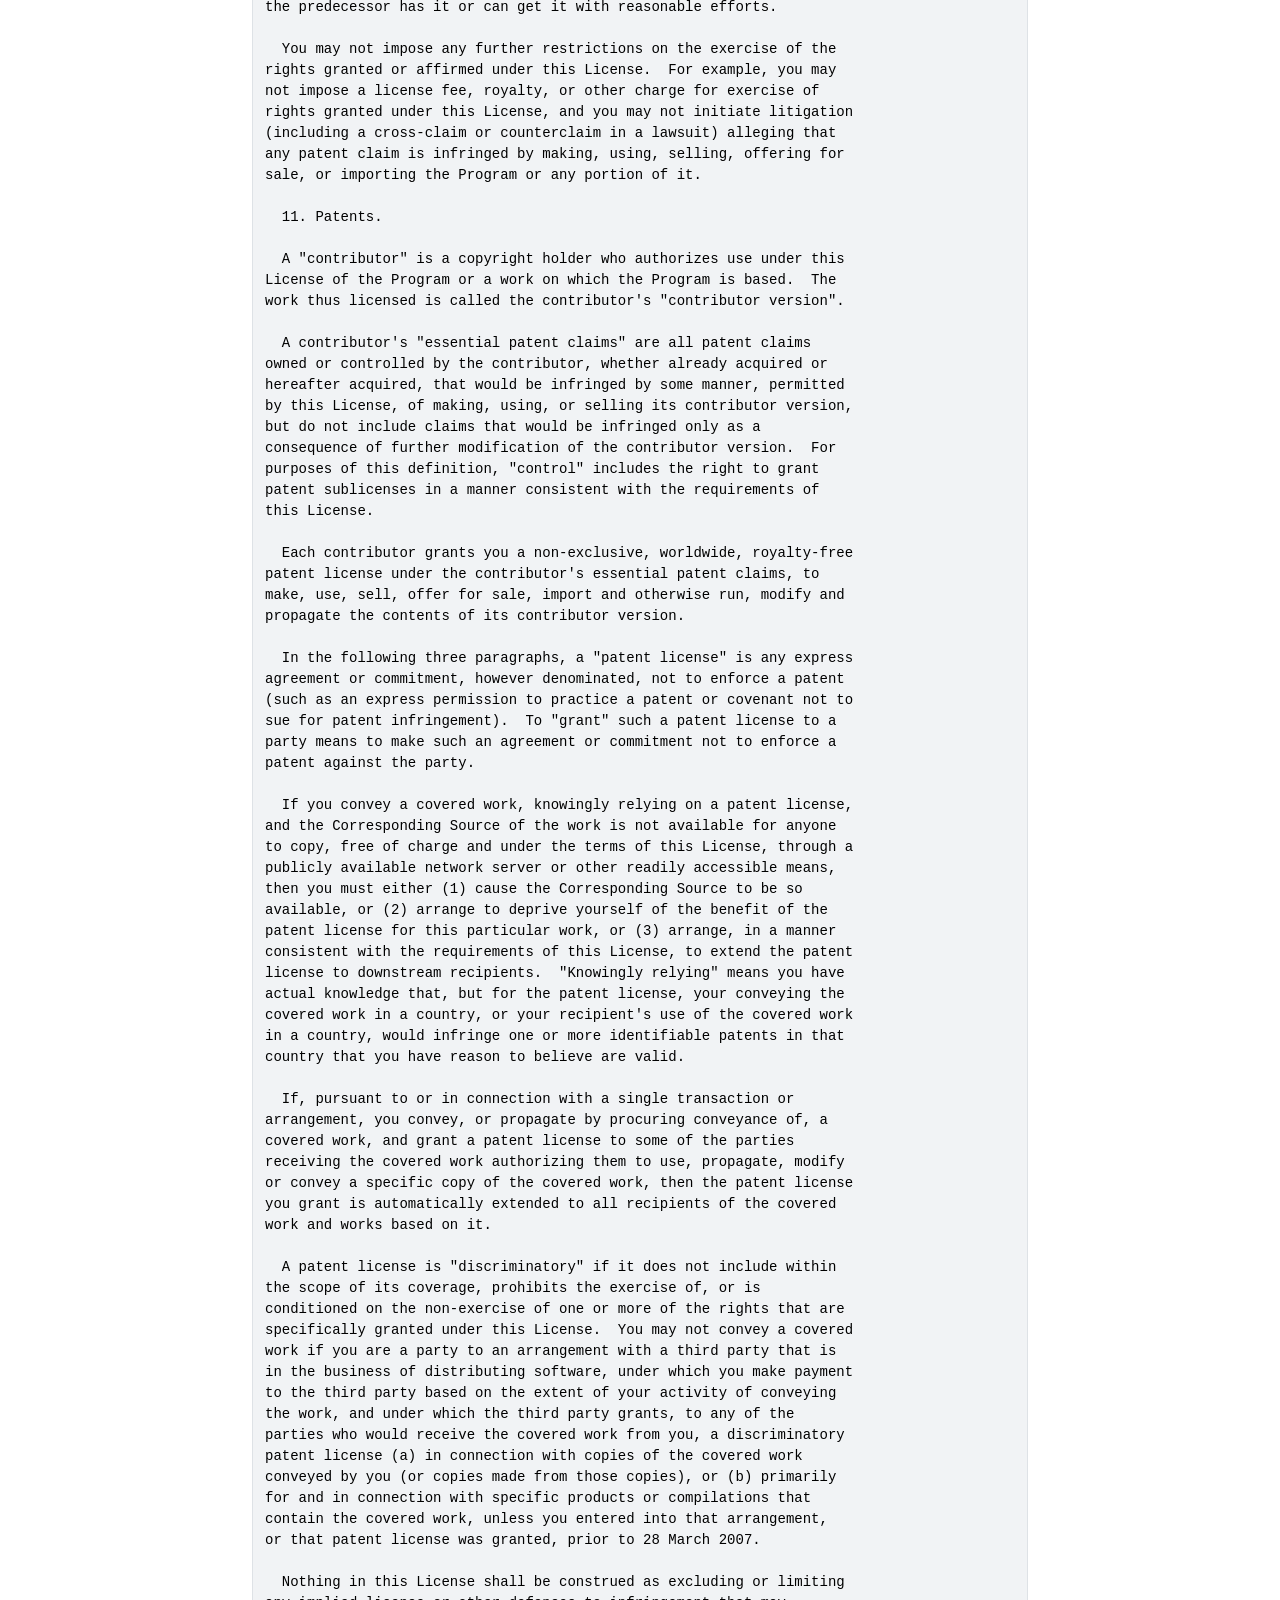
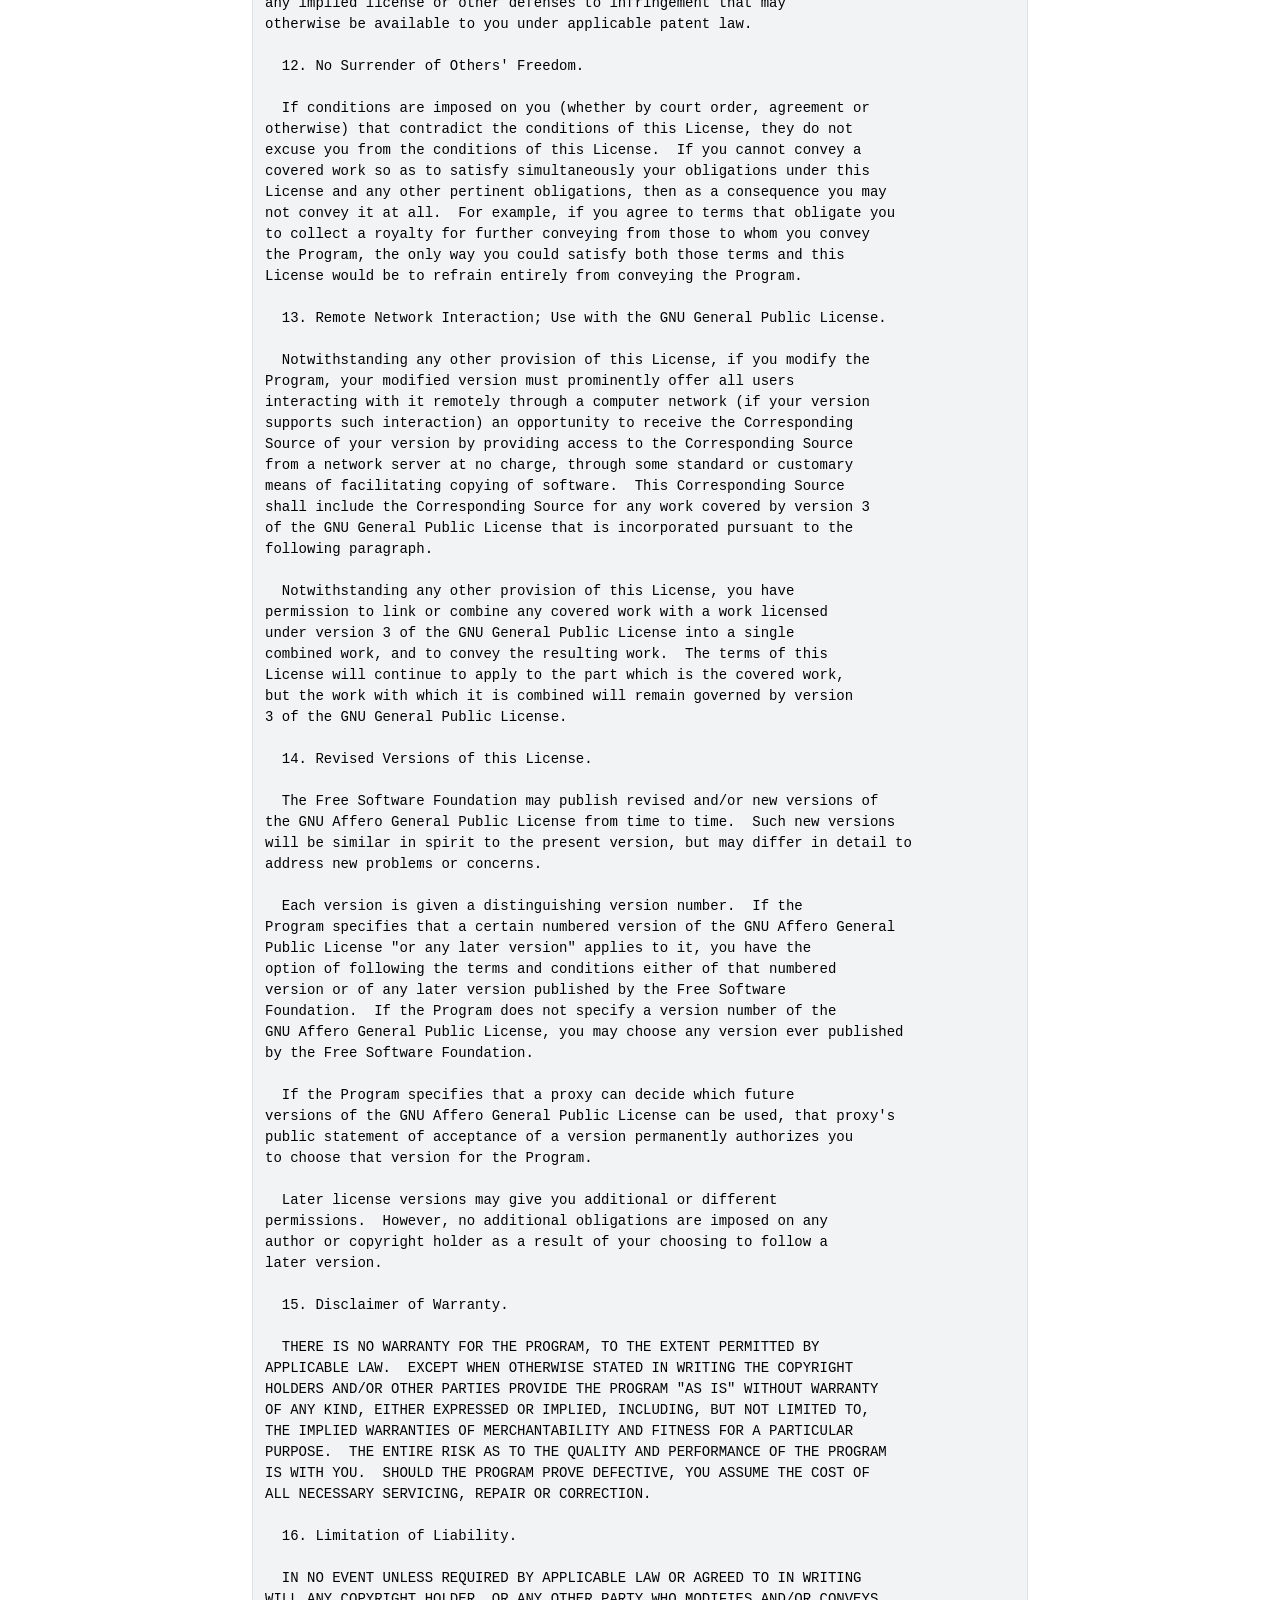
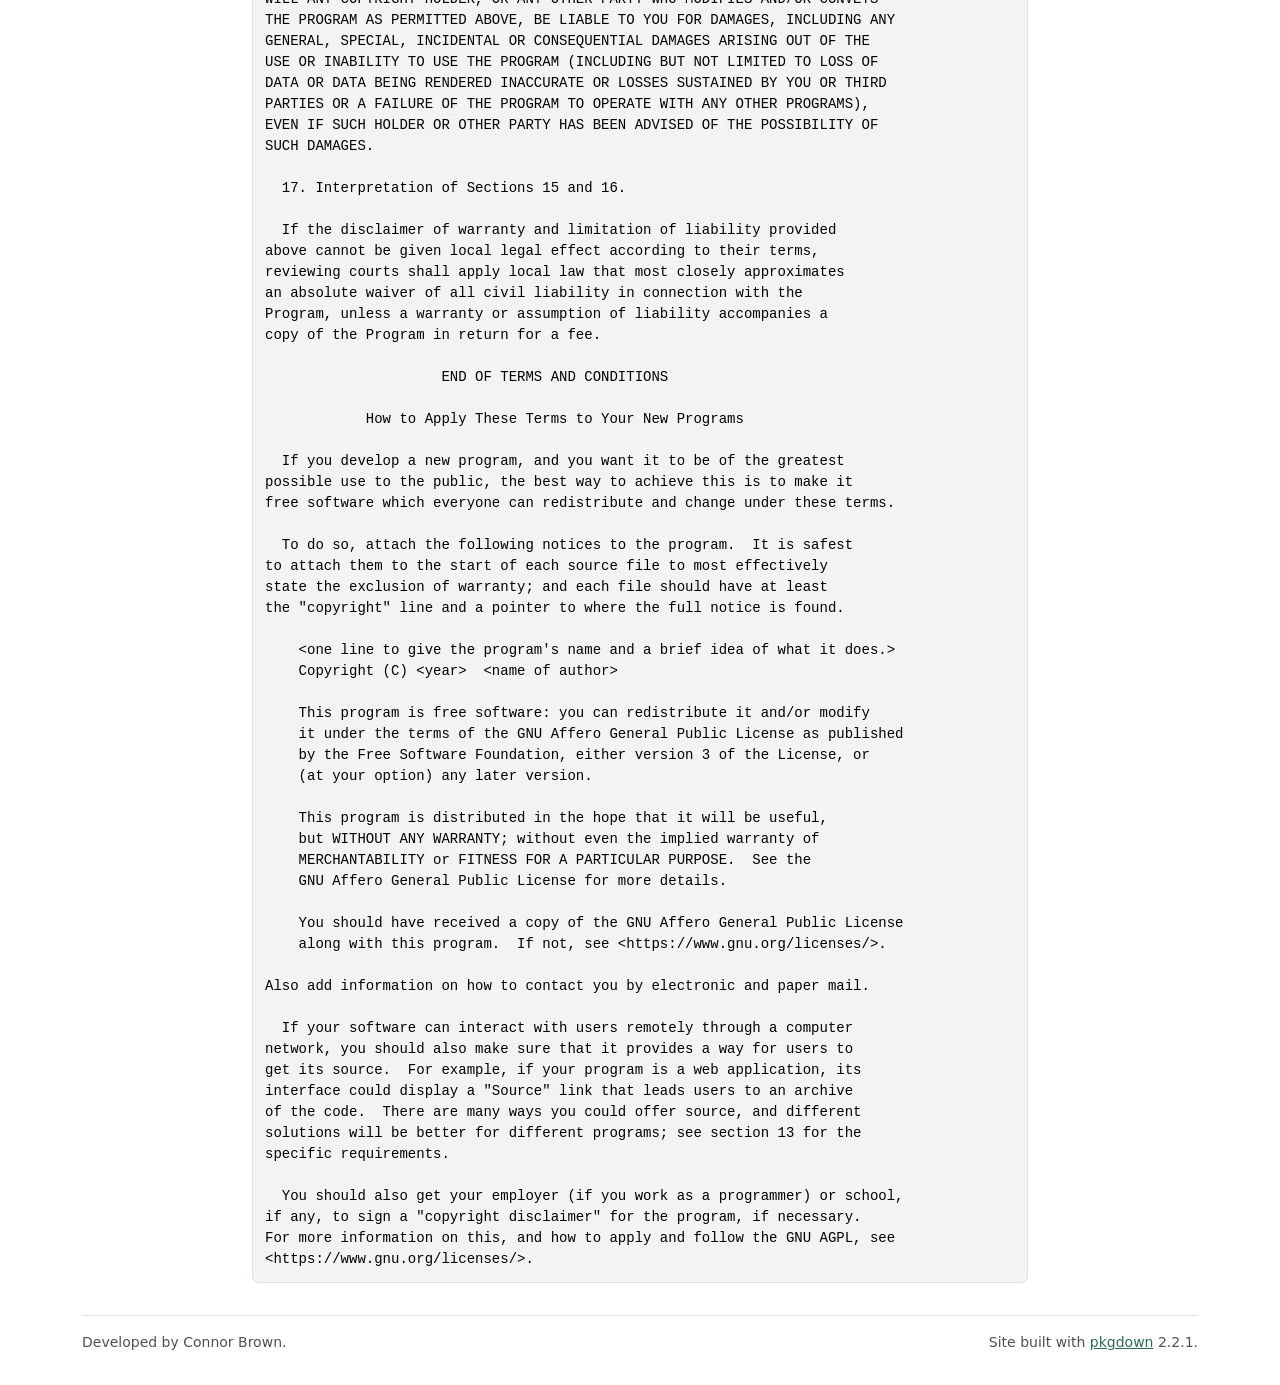
<file: LICENSE-text.html>
<!DOCTYPE html>
<!-- Generated by pkgdown: do not edit by hand --><html lang="en"><head><meta http-equiv="Content-Type" content="text/html; charset=UTF-8"><meta charset="utf-8"><meta http-equiv="X-UA-Compatible" content="IE=edge"><meta name="viewport" content="width=device-width, initial-scale=1, shrink-to-fit=no"><title>License • openetR</title><script src="deps/jquery-3.6.0/jquery-3.6.0.min.js"></script><meta name="viewport" content="width=device-width, initial-scale=1, shrink-to-fit=no"><link href="deps/bootstrap-5.3.8/bootstrap.min.css" rel="stylesheet"><script src="deps/bootstrap-5.3.8/bootstrap.bundle.min.js"></script><link href="deps/font-awesome-6.5.2/css/all.min.css" rel="stylesheet"><link href="deps/font-awesome-6.5.2/css/v4-shims.min.css" rel="stylesheet"><script src="deps/headroom-0.11.0/headroom.min.js"></script><script src="deps/headroom-0.11.0/jQuery.headroom.min.js"></script><script src="deps/bootstrap-toc-1.0.1/bootstrap-toc.min.js"></script><script src="deps/clipboard.js-2.0.11/clipboard.min.js"></script><script src="deps/search-1.0.0/autocomplete.jquery.min.js"></script><script src="deps/search-1.0.0/fuse.min.js"></script><script src="deps/search-1.0.0/mark.min.js"></script><!-- pkgdown --><script src="pkgdown.js"></script><meta property="og:title" content="License"></head><body>
    <a href="#main" class="visually-hidden-focusable">Skip to contents</a>


    <nav class="navbar navbar-expand-lg fixed-top bg-light" data-bs-theme="light" aria-label="Site navigation"><div class="container">

    <a class="navbar-brand me-2" href="index.html">openetR</a>

    <small class="nav-text text-muted me-auto" data-bs-toggle="tooltip" data-bs-placement="bottom" title="">0.0.0.9000</small>


    <button class="navbar-toggler" type="button" data-bs-toggle="collapse" data-bs-target="#navbar" aria-controls="navbar" aria-expanded="false" aria-label="Toggle navigation">
      <span class="navbar-toggler-icon"></span>
    </button>

    <div id="navbar" class="collapse navbar-collapse ms-3">
      <ul class="navbar-nav me-auto"><li class="nav-item"><a class="nav-link" href="reference/index.html">Reference</a></li>
<li class="nav-item dropdown">
  <button class="nav-link dropdown-toggle" type="button" id="dropdown-articles" data-bs-toggle="dropdown" aria-expanded="false" aria-haspopup="true">Articles</button>
  <ul class="dropdown-menu" aria-labelledby="dropdown-articles"><li><a class="dropdown-item" href="articles/getting-started.html">Get started with openetR</a></li>
    <li><a class="dropdown-item" href="articles/polygon-workflows.html">Work with OpenET polygons</a></li>
  </ul></li>
<li class="nav-item"><a class="nav-link" href="news/index.html">Changelog</a></li>
      </ul><ul class="navbar-nav"><li class="nav-item"><form class="form-inline" role="search">
 <input class="form-control" type="search" name="search-input" id="search-input" autocomplete="off" aria-label="Search site" placeholder="Search for" data-search-index="search.json"></form></li>
<li class="nav-item"><a class="external-link nav-link" href="https://github.com/ConnorB/openetR/" aria-label="GitHub"><span class="fa fab fa-github fa-lg"></span></a></li>
      </ul></div>


  </div>
</nav><div class="container template-title-body">
<div class="row">
  <main id="main" class="col-md-9"><div class="page-header">

      <h1>License</h1>

    </div>

<pre>GNU AFFERO GENERAL PUBLIC LICENSE
                       Version 3, 19 November 2007

 Copyright (C) 2007 Free Software Foundation, Inc. &lt;https://fsf.org/&gt;
 Everyone is permitted to copy and distribute verbatim copies
 of this license document, but changing it is not allowed.

                            Preamble

  The GNU Affero General Public License is a free, copyleft license for
software and other kinds of works, specifically designed to ensure
cooperation with the community in the case of network server software.

  The licenses for most software and other practical works are designed
to take away your freedom to share and change the works.  By contrast,
our General Public Licenses are intended to guarantee your freedom to
share and change all versions of a program--to make sure it remains free
software for all its users.

  When we speak of free software, we are referring to freedom, not
price.  Our General Public Licenses are designed to make sure that you
have the freedom to distribute copies of free software (and charge for
them if you wish), that you receive source code or can get it if you
want it, that you can change the software or use pieces of it in new
free programs, and that you know you can do these things.

  Developers that use our General Public Licenses protect your rights
with two steps: (1) assert copyright on the software, and (2) offer
you this License which gives you legal permission to copy, distribute
and/or modify the software.

  A secondary benefit of defending all users' freedom is that
improvements made in alternate versions of the program, if they
receive widespread use, become available for other developers to
incorporate.  Many developers of free software are heartened and
encouraged by the resulting cooperation.  However, in the case of
software used on network servers, this result may fail to come about.
The GNU General Public License permits making a modified version and
letting the public access it on a server without ever releasing its
source code to the public.

  The GNU Affero General Public License is designed specifically to
ensure that, in such cases, the modified source code becomes available
to the community.  It requires the operator of a network server to
provide the source code of the modified version running there to the
users of that server.  Therefore, public use of a modified version, on
a publicly accessible server, gives the public access to the source
code of the modified version.

  An older license, called the Affero General Public License and
published by Affero, was designed to accomplish similar goals.  This is
a different license, not a version of the Affero GPL, but Affero has
released a new version of the Affero GPL which permits relicensing under
this license.

  The precise terms and conditions for copying, distribution and
modification follow.

                       TERMS AND CONDITIONS

  0. Definitions.

  "This License" refers to version 3 of the GNU Affero General Public License.

  "Copyright" also means copyright-like laws that apply to other kinds of
works, such as semiconductor masks.

  "The Program" refers to any copyrightable work licensed under this
License.  Each licensee is addressed as "you".  "Licensees" and
"recipients" may be individuals or organizations.

  To "modify" a work means to copy from or adapt all or part of the work
in a fashion requiring copyright permission, other than the making of an
exact copy.  The resulting work is called a "modified version" of the
earlier work or a work "based on" the earlier work.

  A "covered work" means either the unmodified Program or a work based
on the Program.

  To "propagate" a work means to do anything with it that, without
permission, would make you directly or secondarily liable for
infringement under applicable copyright law, except executing it on a
computer or modifying a private copy.  Propagation includes copying,
distribution (with or without modification), making available to the
public, and in some countries other activities as well.

  To "convey" a work means any kind of propagation that enables other
parties to make or receive copies.  Mere interaction with a user through
a computer network, with no transfer of a copy, is not conveying.

  An interactive user interface displays "Appropriate Legal Notices"
to the extent that it includes a convenient and prominently visible
feature that (1) displays an appropriate copyright notice, and (2)
tells the user that there is no warranty for the work (except to the
extent that warranties are provided), that licensees may convey the
work under this License, and how to view a copy of this License.  If
the interface presents a list of user commands or options, such as a
menu, a prominent item in the list meets this criterion.

  1. Source Code.

  The "source code" for a work means the preferred form of the work
for making modifications to it.  "Object code" means any non-source
form of a work.

  A "Standard Interface" means an interface that either is an official
standard defined by a recognized standards body, or, in the case of
interfaces specified for a particular programming language, one that
is widely used among developers working in that language.

  The "System Libraries" of an executable work include anything, other
than the work as a whole, that (a) is included in the normal form of
packaging a Major Component, but which is not part of that Major
Component, and (b) serves only to enable use of the work with that
Major Component, or to implement a Standard Interface for which an
implementation is available to the public in source code form.  A
"Major Component", in this context, means a major essential component
(kernel, window system, and so on) of the specific operating system
(if any) on which the executable work runs, or a compiler used to
produce the work, or an object code interpreter used to run it.

  The "Corresponding Source" for a work in object code form means all
the source code needed to generate, install, and (for an executable
work) run the object code and to modify the work, including scripts to
control those activities.  However, it does not include the work's
System Libraries, or general-purpose tools or generally available free
programs which are used unmodified in performing those activities but
which are not part of the work.  For example, Corresponding Source
includes interface definition files associated with source files for
the work, and the source code for shared libraries and dynamically
linked subprograms that the work is specifically designed to require,
such as by intimate data communication or control flow between those
subprograms and other parts of the work.

  The Corresponding Source need not include anything that users
can regenerate automatically from other parts of the Corresponding
Source.

  The Corresponding Source for a work in source code form is that
same work.

  2. Basic Permissions.

  All rights granted under this License are granted for the term of
copyright on the Program, and are irrevocable provided the stated
conditions are met.  This License explicitly affirms your unlimited
permission to run the unmodified Program.  The output from running a
covered work is covered by this License only if the output, given its
content, constitutes a covered work.  This License acknowledges your
rights of fair use or other equivalent, as provided by copyright law.

  You may make, run and propagate covered works that you do not
convey, without conditions so long as your license otherwise remains
in force.  You may convey covered works to others for the sole purpose
of having them make modifications exclusively for you, or provide you
with facilities for running those works, provided that you comply with
the terms of this License in conveying all material for which you do
not control copyright.  Those thus making or running the covered works
for you must do so exclusively on your behalf, under your direction
and control, on terms that prohibit them from making any copies of
your copyrighted material outside their relationship with you.

  Conveying under any other circumstances is permitted solely under
the conditions stated below.  Sublicensing is not allowed; section 10
makes it unnecessary.

  3. Protecting Users' Legal Rights From Anti-Circumvention Law.

  No covered work shall be deemed part of an effective technological
measure under any applicable law fulfilling obligations under article
11 of the WIPO copyright treaty adopted on 20 December 1996, or
similar laws prohibiting or restricting circumvention of such
measures.

  When you convey a covered work, you waive any legal power to forbid
circumvention of technological measures to the extent such circumvention
is effected by exercising rights under this License with respect to
the covered work, and you disclaim any intention to limit operation or
modification of the work as a means of enforcing, against the work's
users, your or third parties' legal rights to forbid circumvention of
technological measures.

  4. Conveying Verbatim Copies.

  You may convey verbatim copies of the Program's source code as you
receive it, in any medium, provided that you conspicuously and
appropriately publish on each copy an appropriate copyright notice;
keep intact all notices stating that this License and any
non-permissive terms added in accord with section 7 apply to the code;
keep intact all notices of the absence of any warranty; and give all
recipients a copy of this License along with the Program.

  You may charge any price or no price for each copy that you convey,
and you may offer support or warranty protection for a fee.

  5. Conveying Modified Source Versions.

  You may convey a work based on the Program, or the modifications to
produce it from the Program, in the form of source code under the
terms of section 4, provided that you also meet all of these conditions:

    a) The work must carry prominent notices stating that you modified
    it, and giving a relevant date.

    b) The work must carry prominent notices stating that it is
    released under this License and any conditions added under section
    7.  This requirement modifies the requirement in section 4 to
    "keep intact all notices".

    c) You must license the entire work, as a whole, under this
    License to anyone who comes into possession of a copy.  This
    License will therefore apply, along with any applicable section 7
    additional terms, to the whole of the work, and all its parts,
    regardless of how they are packaged.  This License gives no
    permission to license the work in any other way, but it does not
    invalidate such permission if you have separately received it.

    d) If the work has interactive user interfaces, each must display
    Appropriate Legal Notices; however, if the Program has interactive
    interfaces that do not display Appropriate Legal Notices, your
    work need not make them do so.

  A compilation of a covered work with other separate and independent
works, which are not by their nature extensions of the covered work,
and which are not combined with it such as to form a larger program,
in or on a volume of a storage or distribution medium, is called an
"aggregate" if the compilation and its resulting copyright are not
used to limit the access or legal rights of the compilation's users
beyond what the individual works permit.  Inclusion of a covered work
in an aggregate does not cause this License to apply to the other
parts of the aggregate.

  6. Conveying Non-Source Forms.

  You may convey a covered work in object code form under the terms
of sections 4 and 5, provided that you also convey the
machine-readable Corresponding Source under the terms of this License,
in one of these ways:

    a) Convey the object code in, or embodied in, a physical product
    (including a physical distribution medium), accompanied by the
    Corresponding Source fixed on a durable physical medium
    customarily used for software interchange.

    b) Convey the object code in, or embodied in, a physical product
    (including a physical distribution medium), accompanied by a
    written offer, valid for at least three years and valid for as
    long as you offer spare parts or customer support for that product
    model, to give anyone who possesses the object code either (1) a
    copy of the Corresponding Source for all the software in the
    product that is covered by this License, on a durable physical
    medium customarily used for software interchange, for a price no
    more than your reasonable cost of physically performing this
    conveying of source, or (2) access to copy the
    Corresponding Source from a network server at no charge.

    c) Convey individual copies of the object code with a copy of the
    written offer to provide the Corresponding Source.  This
    alternative is allowed only occasionally and noncommercially, and
    only if you received the object code with such an offer, in accord
    with subsection 6b.

    d) Convey the object code by offering access from a designated
    place (gratis or for a charge), and offer equivalent access to the
    Corresponding Source in the same way through the same place at no
    further charge.  You need not require recipients to copy the
    Corresponding Source along with the object code.  If the place to
    copy the object code is a network server, the Corresponding Source
    may be on a different server (operated by you or a third party)
    that supports equivalent copying facilities, provided you maintain
    clear directions next to the object code saying where to find the
    Corresponding Source.  Regardless of what server hosts the
    Corresponding Source, you remain obligated to ensure that it is
    available for as long as needed to satisfy these requirements.

    e) Convey the object code using peer-to-peer transmission, provided
    you inform other peers where the object code and Corresponding
    Source of the work are being offered to the general public at no
    charge under subsection 6d.

  A separable portion of the object code, whose source code is excluded
from the Corresponding Source as a System Library, need not be
included in conveying the object code work.

  A "User Product" is either (1) a "consumer product", which means any
tangible personal property which is normally used for personal, family,
or household purposes, or (2) anything designed or sold for incorporation
into a dwelling.  In determining whether a product is a consumer product,
doubtful cases shall be resolved in favor of coverage.  For a particular
product received by a particular user, "normally used" refers to a
typical or common use of that class of product, regardless of the status
of the particular user or of the way in which the particular user
actually uses, or expects or is expected to use, the product.  A product
is a consumer product regardless of whether the product has substantial
commercial, industrial or non-consumer uses, unless such uses represent
the only significant mode of use of the product.

  "Installation Information" for a User Product means any methods,
procedures, authorization keys, or other information required to install
and execute modified versions of a covered work in that User Product from
a modified version of its Corresponding Source.  The information must
suffice to ensure that the continued functioning of the modified object
code is in no case prevented or interfered with solely because
modification has been made.

  If you convey an object code work under this section in, or with, or
specifically for use in, a User Product, and the conveying occurs as
part of a transaction in which the right of possession and use of the
User Product is transferred to the recipient in perpetuity or for a
fixed term (regardless of how the transaction is characterized), the
Corresponding Source conveyed under this section must be accompanied
by the Installation Information.  But this requirement does not apply
if neither you nor any third party retains the ability to install
modified object code on the User Product (for example, the work has
been installed in ROM).

  The requirement to provide Installation Information does not include a
requirement to continue to provide support service, warranty, or updates
for a work that has been modified or installed by the recipient, or for
the User Product in which it has been modified or installed.  Access to a
network may be denied when the modification itself materially and
adversely affects the operation of the network or violates the rules and
protocols for communication across the network.

  Corresponding Source conveyed, and Installation Information provided,
in accord with this section must be in a format that is publicly
documented (and with an implementation available to the public in
source code form), and must require no special password or key for
unpacking, reading or copying.

  7. Additional Terms.

  "Additional permissions" are terms that supplement the terms of this
License by making exceptions from one or more of its conditions.
Additional permissions that are applicable to the entire Program shall
be treated as though they were included in this License, to the extent
that they are valid under applicable law.  If additional permissions
apply only to part of the Program, that part may be used separately
under those permissions, but the entire Program remains governed by
this License without regard to the additional permissions.

  When you convey a copy of a covered work, you may at your option
remove any additional permissions from that copy, or from any part of
it.  (Additional permissions may be written to require their own
removal in certain cases when you modify the work.)  You may place
additional permissions on material, added by you to a covered work,
for which you have or can give appropriate copyright permission.

  Notwithstanding any other provision of this License, for material you
add to a covered work, you may (if authorized by the copyright holders of
that material) supplement the terms of this License with terms:

    a) Disclaiming warranty or limiting liability differently from the
    terms of sections 15 and 16 of this License; or

    b) Requiring preservation of specified reasonable legal notices or
    author attributions in that material or in the Appropriate Legal
    Notices displayed by works containing it; or

    c) Prohibiting misrepresentation of the origin of that material, or
    requiring that modified versions of such material be marked in
    reasonable ways as different from the original version; or

    d) Limiting the use for publicity purposes of names of licensors or
    authors of the material; or

    e) Declining to grant rights under trademark law for use of some
    trade names, trademarks, or service marks; or

    f) Requiring indemnification of licensors and authors of that
    material by anyone who conveys the material (or modified versions of
    it) with contractual assumptions of liability to the recipient, for
    any liability that these contractual assumptions directly impose on
    those licensors and authors.

  All other non-permissive additional terms are considered "further
restrictions" within the meaning of section 10.  If the Program as you
received it, or any part of it, contains a notice stating that it is
governed by this License along with a term that is a further
restriction, you may remove that term.  If a license document contains
a further restriction but permits relicensing or conveying under this
License, you may add to a covered work material governed by the terms
of that license document, provided that the further restriction does
not survive such relicensing or conveying.

  If you add terms to a covered work in accord with this section, you
must place, in the relevant source files, a statement of the
additional terms that apply to those files, or a notice indicating
where to find the applicable terms.

  Additional terms, permissive or non-permissive, may be stated in the
form of a separately written license, or stated as exceptions;
the above requirements apply either way.

  8. Termination.

  You may not propagate or modify a covered work except as expressly
provided under this License.  Any attempt otherwise to propagate or
modify it is void, and will automatically terminate your rights under
this License (including any patent licenses granted under the third
paragraph of section 11).

  However, if you cease all violation of this License, then your
license from a particular copyright holder is reinstated (a)
provisionally, unless and until the copyright holder explicitly and
finally terminates your license, and (b) permanently, if the copyright
holder fails to notify you of the violation by some reasonable means
prior to 60 days after the cessation.

  Moreover, your license from a particular copyright holder is
reinstated permanently if the copyright holder notifies you of the
violation by some reasonable means, this is the first time you have
received notice of violation of this License (for any work) from that
copyright holder, and you cure the violation prior to 30 days after
your receipt of the notice.

  Termination of your rights under this section does not terminate the
licenses of parties who have received copies or rights from you under
this License.  If your rights have been terminated and not permanently
reinstated, you do not qualify to receive new licenses for the same
material under section 10.

  9. Acceptance Not Required for Having Copies.

  You are not required to accept this License in order to receive or
run a copy of the Program.  Ancillary propagation of a covered work
occurring solely as a consequence of using peer-to-peer transmission
to receive a copy likewise does not require acceptance.  However,
nothing other than this License grants you permission to propagate or
modify any covered work.  These actions infringe copyright if you do
not accept this License.  Therefore, by modifying or propagating a
covered work, you indicate your acceptance of this License to do so.

  10. Automatic Licensing of Downstream Recipients.

  Each time you convey a covered work, the recipient automatically
receives a license from the original licensors, to run, modify and
propagate that work, subject to this License.  You are not responsible
for enforcing compliance by third parties with this License.

  An "entity transaction" is a transaction transferring control of an
organization, or substantially all assets of one, or subdividing an
organization, or merging organizations.  If propagation of a covered
work results from an entity transaction, each party to that
transaction who receives a copy of the work also receives whatever
licenses to the work the party's predecessor in interest had or could
give under the previous paragraph, plus a right to possession of the
Corresponding Source of the work from the predecessor in interest, if
the predecessor has it or can get it with reasonable efforts.

  You may not impose any further restrictions on the exercise of the
rights granted or affirmed under this License.  For example, you may
not impose a license fee, royalty, or other charge for exercise of
rights granted under this License, and you may not initiate litigation
(including a cross-claim or counterclaim in a lawsuit) alleging that
any patent claim is infringed by making, using, selling, offering for
sale, or importing the Program or any portion of it.

  11. Patents.

  A "contributor" is a copyright holder who authorizes use under this
License of the Program or a work on which the Program is based.  The
work thus licensed is called the contributor's "contributor version".

  A contributor's "essential patent claims" are all patent claims
owned or controlled by the contributor, whether already acquired or
hereafter acquired, that would be infringed by some manner, permitted
by this License, of making, using, or selling its contributor version,
but do not include claims that would be infringed only as a
consequence of further modification of the contributor version.  For
purposes of this definition, "control" includes the right to grant
patent sublicenses in a manner consistent with the requirements of
this License.

  Each contributor grants you a non-exclusive, worldwide, royalty-free
patent license under the contributor's essential patent claims, to
make, use, sell, offer for sale, import and otherwise run, modify and
propagate the contents of its contributor version.

  In the following three paragraphs, a "patent license" is any express
agreement or commitment, however denominated, not to enforce a patent
(such as an express permission to practice a patent or covenant not to
sue for patent infringement).  To "grant" such a patent license to a
party means to make such an agreement or commitment not to enforce a
patent against the party.

  If you convey a covered work, knowingly relying on a patent license,
and the Corresponding Source of the work is not available for anyone
to copy, free of charge and under the terms of this License, through a
publicly available network server or other readily accessible means,
then you must either (1) cause the Corresponding Source to be so
available, or (2) arrange to deprive yourself of the benefit of the
patent license for this particular work, or (3) arrange, in a manner
consistent with the requirements of this License, to extend the patent
license to downstream recipients.  "Knowingly relying" means you have
actual knowledge that, but for the patent license, your conveying the
covered work in a country, or your recipient's use of the covered work
in a country, would infringe one or more identifiable patents in that
country that you have reason to believe are valid.

  If, pursuant to or in connection with a single transaction or
arrangement, you convey, or propagate by procuring conveyance of, a
covered work, and grant a patent license to some of the parties
receiving the covered work authorizing them to use, propagate, modify
or convey a specific copy of the covered work, then the patent license
you grant is automatically extended to all recipients of the covered
work and works based on it.

  A patent license is "discriminatory" if it does not include within
the scope of its coverage, prohibits the exercise of, or is
conditioned on the non-exercise of one or more of the rights that are
specifically granted under this License.  You may not convey a covered
work if you are a party to an arrangement with a third party that is
in the business of distributing software, under which you make payment
to the third party based on the extent of your activity of conveying
the work, and under which the third party grants, to any of the
parties who would receive the covered work from you, a discriminatory
patent license (a) in connection with copies of the covered work
conveyed by you (or copies made from those copies), or (b) primarily
for and in connection with specific products or compilations that
contain the covered work, unless you entered into that arrangement,
or that patent license was granted, prior to 28 March 2007.

  Nothing in this License shall be construed as excluding or limiting
any implied license or other defenses to infringement that may
otherwise be available to you under applicable patent law.

  12. No Surrender of Others' Freedom.

  If conditions are imposed on you (whether by court order, agreement or
otherwise) that contradict the conditions of this License, they do not
excuse you from the conditions of this License.  If you cannot convey a
covered work so as to satisfy simultaneously your obligations under this
License and any other pertinent obligations, then as a consequence you may
not convey it at all.  For example, if you agree to terms that obligate you
to collect a royalty for further conveying from those to whom you convey
the Program, the only way you could satisfy both those terms and this
License would be to refrain entirely from conveying the Program.

  13. Remote Network Interaction; Use with the GNU General Public License.

  Notwithstanding any other provision of this License, if you modify the
Program, your modified version must prominently offer all users
interacting with it remotely through a computer network (if your version
supports such interaction) an opportunity to receive the Corresponding
Source of your version by providing access to the Corresponding Source
from a network server at no charge, through some standard or customary
means of facilitating copying of software.  This Corresponding Source
shall include the Corresponding Source for any work covered by version 3
of the GNU General Public License that is incorporated pursuant to the
following paragraph.

  Notwithstanding any other provision of this License, you have
permission to link or combine any covered work with a work licensed
under version 3 of the GNU General Public License into a single
combined work, and to convey the resulting work.  The terms of this
License will continue to apply to the part which is the covered work,
but the work with which it is combined will remain governed by version
3 of the GNU General Public License.

  14. Revised Versions of this License.

  The Free Software Foundation may publish revised and/or new versions of
the GNU Affero General Public License from time to time.  Such new versions
will be similar in spirit to the present version, but may differ in detail to
address new problems or concerns.

  Each version is given a distinguishing version number.  If the
Program specifies that a certain numbered version of the GNU Affero General
Public License "or any later version" applies to it, you have the
option of following the terms and conditions either of that numbered
version or of any later version published by the Free Software
Foundation.  If the Program does not specify a version number of the
GNU Affero General Public License, you may choose any version ever published
by the Free Software Foundation.

  If the Program specifies that a proxy can decide which future
versions of the GNU Affero General Public License can be used, that proxy's
public statement of acceptance of a version permanently authorizes you
to choose that version for the Program.

  Later license versions may give you additional or different
permissions.  However, no additional obligations are imposed on any
author or copyright holder as a result of your choosing to follow a
later version.

  15. Disclaimer of Warranty.

  THERE IS NO WARRANTY FOR THE PROGRAM, TO THE EXTENT PERMITTED BY
APPLICABLE LAW.  EXCEPT WHEN OTHERWISE STATED IN WRITING THE COPYRIGHT
HOLDERS AND/OR OTHER PARTIES PROVIDE THE PROGRAM "AS IS" WITHOUT WARRANTY
OF ANY KIND, EITHER EXPRESSED OR IMPLIED, INCLUDING, BUT NOT LIMITED TO,
THE IMPLIED WARRANTIES OF MERCHANTABILITY AND FITNESS FOR A PARTICULAR
PURPOSE.  THE ENTIRE RISK AS TO THE QUALITY AND PERFORMANCE OF THE PROGRAM
IS WITH YOU.  SHOULD THE PROGRAM PROVE DEFECTIVE, YOU ASSUME THE COST OF
ALL NECESSARY SERVICING, REPAIR OR CORRECTION.

  16. Limitation of Liability.

  IN NO EVENT UNLESS REQUIRED BY APPLICABLE LAW OR AGREED TO IN WRITING
WILL ANY COPYRIGHT HOLDER, OR ANY OTHER PARTY WHO MODIFIES AND/OR CONVEYS
THE PROGRAM AS PERMITTED ABOVE, BE LIABLE TO YOU FOR DAMAGES, INCLUDING ANY
GENERAL, SPECIAL, INCIDENTAL OR CONSEQUENTIAL DAMAGES ARISING OUT OF THE
USE OR INABILITY TO USE THE PROGRAM (INCLUDING BUT NOT LIMITED TO LOSS OF
DATA OR DATA BEING RENDERED INACCURATE OR LOSSES SUSTAINED BY YOU OR THIRD
PARTIES OR A FAILURE OF THE PROGRAM TO OPERATE WITH ANY OTHER PROGRAMS),
EVEN IF SUCH HOLDER OR OTHER PARTY HAS BEEN ADVISED OF THE POSSIBILITY OF
SUCH DAMAGES.

  17. Interpretation of Sections 15 and 16.

  If the disclaimer of warranty and limitation of liability provided
above cannot be given local legal effect according to their terms,
reviewing courts shall apply local law that most closely approximates
an absolute waiver of all civil liability in connection with the
Program, unless a warranty or assumption of liability accompanies a
copy of the Program in return for a fee.

                     END OF TERMS AND CONDITIONS

            How to Apply These Terms to Your New Programs

  If you develop a new program, and you want it to be of the greatest
possible use to the public, the best way to achieve this is to make it
free software which everyone can redistribute and change under these terms.

  To do so, attach the following notices to the program.  It is safest
to attach them to the start of each source file to most effectively
state the exclusion of warranty; and each file should have at least
the "copyright" line and a pointer to where the full notice is found.

    &lt;one line to give the program's name and a brief idea of what it does.&gt;
    Copyright (C) &lt;year&gt;  &lt;name of author&gt;

    This program is free software: you can redistribute it and/or modify
    it under the terms of the GNU Affero General Public License as published
    by the Free Software Foundation, either version 3 of the License, or
    (at your option) any later version.

    This program is distributed in the hope that it will be useful,
    but WITHOUT ANY WARRANTY; without even the implied warranty of
    MERCHANTABILITY or FITNESS FOR A PARTICULAR PURPOSE.  See the
    GNU Affero General Public License for more details.

    You should have received a copy of the GNU Affero General Public License
    along with this program.  If not, see &lt;https://www.gnu.org/licenses/&gt;.

Also add information on how to contact you by electronic and paper mail.

  If your software can interact with users remotely through a computer
network, you should also make sure that it provides a way for users to
get its source.  For example, if your program is a web application, its
interface could display a "Source" link that leads users to an archive
of the code.  There are many ways you could offer source, and different
solutions will be better for different programs; see section 13 for the
specific requirements.

  You should also get your employer (if you work as a programmer) or school,
if any, to sign a "copyright disclaimer" for the program, if necessary.
For more information on this, and how to apply and follow the GNU AGPL, see
&lt;https://www.gnu.org/licenses/&gt;.
</pre>

  </main></div>


    <footer><div class="pkgdown-footer-left">
  <p>Developed by Connor Brown.</p>
</div>

<div class="pkgdown-footer-right">
  <p>Site built with <a href="https://pkgdown.r-lib.org/" class="external-link">pkgdown</a> 2.2.1.</p>
</div>

    </footer></div>





  </body></html>
</file>
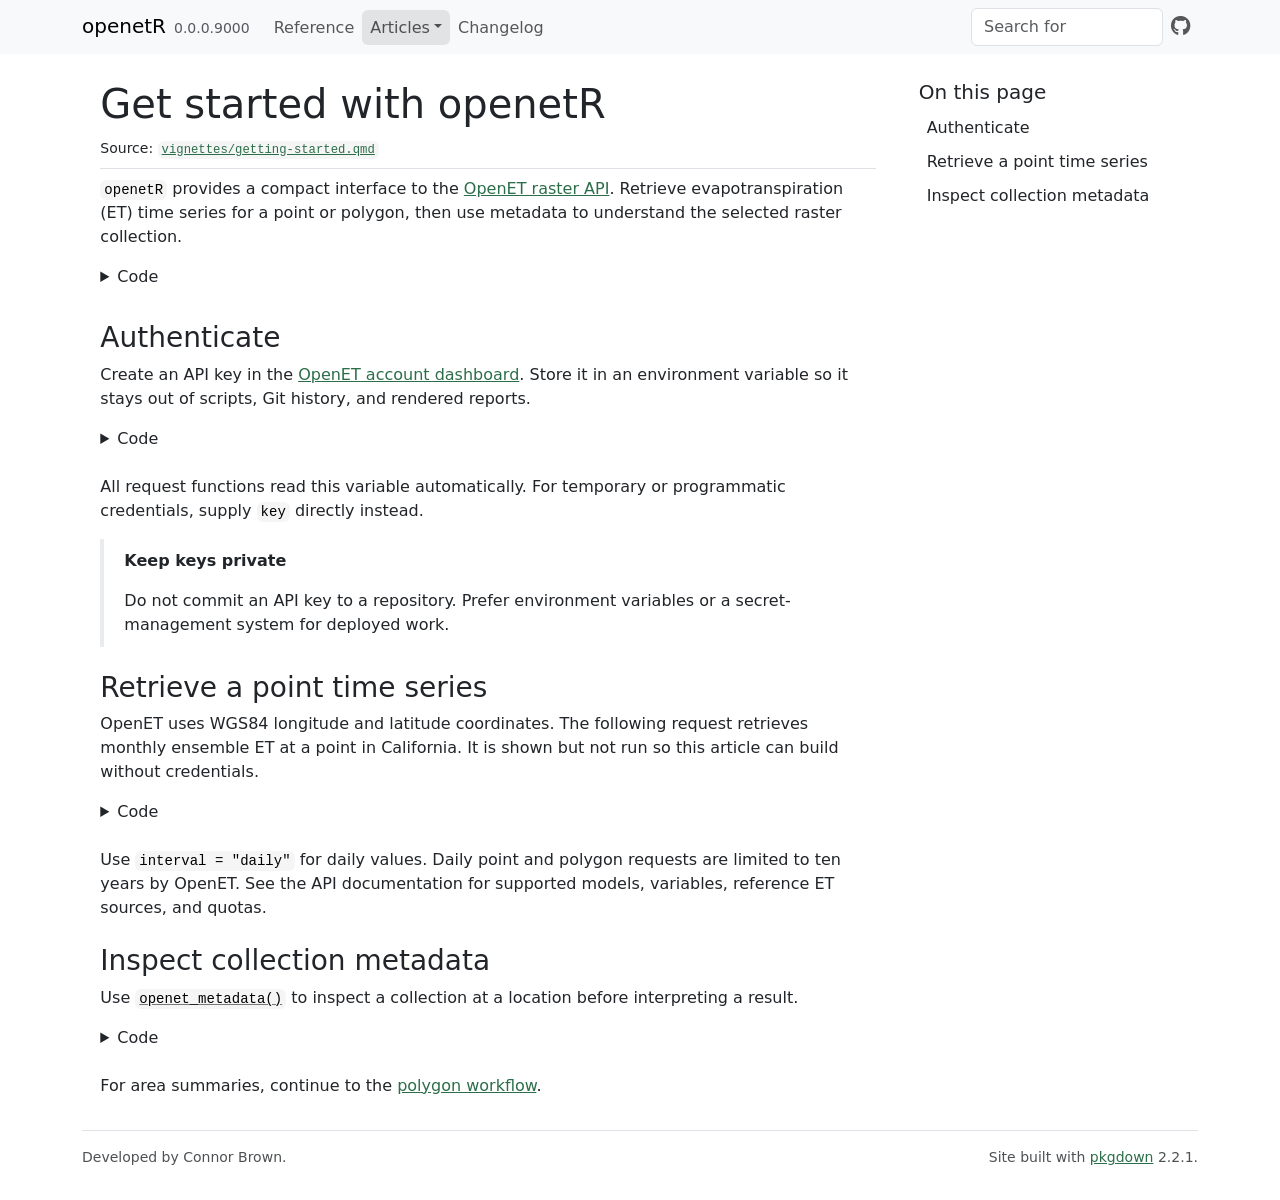
<file: articles/getting-started.html>
<!DOCTYPE html>
<!-- Generated by pkgdown: do not edit by hand --><html lang="en">
<head>
<meta http-equiv="Content-Type" content="text/html; charset=UTF-8">
<meta charset="utf-8">
<meta http-equiv="X-UA-Compatible" content="IE=edge">
<meta name="viewport" content="width=device-width, initial-scale=1, shrink-to-fit=no">
<title>Get started with openetR • openetR</title>
<script src="../deps/jquery-3.6.0/jquery-3.6.0.min.js"></script><meta name="viewport" content="width=device-width, initial-scale=1, shrink-to-fit=no">
<link href="../deps/bootstrap-5.3.8/bootstrap.min.css" rel="stylesheet">
<script src="../deps/bootstrap-5.3.8/bootstrap.bundle.min.js"></script><link href="../deps/font-awesome-6.5.2/css/all.min.css" rel="stylesheet">
<link href="../deps/font-awesome-6.5.2/css/v4-shims.min.css" rel="stylesheet">
<script src="../deps/headroom-0.11.0/headroom.min.js"></script><script src="../deps/headroom-0.11.0/jQuery.headroom.min.js"></script><script src="../deps/bootstrap-toc-1.0.1/bootstrap-toc.min.js"></script><script src="../deps/clipboard.js-2.0.11/clipboard.min.js"></script><script src="../deps/search-1.0.0/autocomplete.jquery.min.js"></script><script src="../deps/search-1.0.0/fuse.min.js"></script><script src="../deps/search-1.0.0/mark.min.js"></script><script src="getting-started_files/libs/quarto-html/popper.min.js"></script><script src="getting-started_files/libs/quarto-html/tippy.umd.min.js"></script><link href="getting-started_files/libs/quarto-html/tippy.css" rel="stylesheet">
<link href="getting-started_files/libs/quarto-html/light-border.css" rel="stylesheet">
<!-- pkgdown --><script src="../pkgdown.js"></script><meta property="og:title" content="Get started with openetR">
</head>
<body>
    <a href="#main" class="visually-hidden-focusable">Skip to contents</a>


    <nav class="navbar navbar-expand-lg fixed-top bg-light" data-bs-theme="light" aria-label="Site navigation"><div class="container">

    <a class="navbar-brand me-2" href="../index.html">openetR</a>

    <small class="nav-text text-muted me-auto" data-bs-toggle="tooltip" data-bs-placement="bottom" title="">0.0.0.9000</small>


    <button class="navbar-toggler" type="button" data-bs-toggle="collapse" data-bs-target="#navbar" aria-controls="navbar" aria-expanded="false" aria-label="Toggle navigation">
      <span class="navbar-toggler-icon"></span>
    </button>

    <div id="navbar" class="collapse navbar-collapse ms-3">
      <ul class="navbar-nav me-auto">
<li class="nav-item"><a class="nav-link" href="../reference/index.html">Reference</a></li>
<li class="active nav-item dropdown">
  <button class="nav-link dropdown-toggle" type="button" id="dropdown-articles" data-bs-toggle="dropdown" aria-expanded="false" aria-haspopup="true">Articles</button>
  <ul class="dropdown-menu" aria-labelledby="dropdown-articles">
<li><a class="dropdown-item" href="../articles/getting-started.html">Get started with openetR</a></li>
    <li><a class="dropdown-item" href="../articles/polygon-workflows.html">Work with OpenET polygons</a></li>
  </ul>
</li>
<li class="nav-item"><a class="nav-link" href="../news/index.html">Changelog</a></li>
      </ul>
<ul class="navbar-nav">
<li class="nav-item"><form class="form-inline" role="search">
 <input class="form-control" type="search" name="search-input" id="search-input" autocomplete="off" aria-label="Search site" placeholder="Search for" data-search-index="../search.json">
</form></li>
<li class="nav-item"><a class="external-link nav-link" href="https://github.com/ConnorB/openetR/" aria-label="GitHub"><span class="fa fab fa-github fa-lg"></span></a></li>
      </ul>
</div>


  </div>
</nav><div class="container template-quarto">
<div class="row">
  <main id="main" class="col-md-9"><div class="page-header">

      <h1>Get started with openetR</h1>




      <small class="dont-index">Source: <a href="https://github.com/ConnorB/openetR/blob/main/vignettes/getting-started.qmd" class="external-link"><code>vignettes/getting-started.qmd</code></a></small>
      <div class="d-none name"><code></code></div>
    </div>






    <p><code>openetR</code> provides a compact interface to the <a href="https://openet.gitbook.io/docs/reference/api-reference/raster" class="external-link">OpenET raster API</a>. Retrieve evapotranspiration (ET) time series for a point or polygon, then use metadata to understand the selected raster collection.</p>
<div class="cell">
<details class="code-fold"><summary>Code</summary><div class="sourceCode cell-code" id="cb1"><pre class="downlit sourceCode r">
<code class="sourceCode R"><span><span class="kw"><a href="https://rdrr.io/r/base/library.html" class="external-link">library</a></span><span class="op">(</span><span class="va"><a href="https://connorb.github.io/openetR/">openetR</a></span><span class="op">)</span></span></code></pre></div>
</details>
</div>
<section class="level2"><h2 id="sec-authenticate">Authenticate<a class="anchor" aria-label="anchor" href="#sec-authenticate"></a>
</h2>
<p>Create an API key in the <a href="https://account.etdata.org/settings/api" class="external-link">OpenET account dashboard</a>. Store it in an environment variable so it stays out of scripts, Git history, and rendered reports.</p>
<div class="cell">
<details class="code-fold"><summary>Code</summary><div class="sourceCode cell-code" id="cb2"><pre class="downlit sourceCode r">
<code class="sourceCode R"><span><span class="fu"><a href="https://rdrr.io/r/base/Sys.setenv.html" class="external-link">Sys.setenv</a></span><span class="op">(</span>OPENET_API_KEY <span class="op">=</span> <span class="st">"your-api-key"</span><span class="op">)</span></span></code></pre></div>
</details>
</div>
<p>All request functions read this variable automatically. For temporary or programmatic credentials, supply <code>key</code> directly instead.</p>
<div>
<blockquote>
<p><strong>Keep keys private</strong></p>
<p>Do not commit an API key to a repository. Prefer environment variables or a secret-management system for deployed work.</p>
</blockquote>
</div>
</section><section class="level2"><h2 id="sec-point">Retrieve a point time series<a class="anchor" aria-label="anchor" href="#sec-point"></a>
</h2>
<p>OpenET uses WGS84 longitude and latitude coordinates. The following request retrieves monthly ensemble ET at a point in California. It is shown but not run so this article can build without credentials.</p>
<div class="cell">
<details class="code-fold"><summary>Code</summary><div class="sourceCode cell-code" id="cb3"><pre class="downlit sourceCode r">
<code class="sourceCode R"><span><span class="va">et</span> <span class="op">&lt;-</span> <span class="fu"><a href="../reference/openet_point_timeseries.html">openet_point_timeseries</a></span><span class="op">(</span></span>
<span>  longitude <span class="op">=</span> <span class="op">-</span><span class="fl">121.36322</span>,</span>
<span>  latitude <span class="op">=</span> <span class="fl">38.87626</span>,</span>
<span>  start <span class="op">=</span> <span class="st">"2020-01-01"</span>,</span>
<span>  end <span class="op">=</span> <span class="st">"2020-12-31"</span>,</span>
<span>  interval <span class="op">=</span> <span class="st">"monthly"</span>,</span>
<span>  model <span class="op">=</span> <span class="st">"ensemble"</span>,</span>
<span>  variable <span class="op">=</span> <span class="st">"et"</span>,</span>
<span>  reference_et <span class="op">=</span> <span class="st">"gridmet"</span>,</span>
<span>  units <span class="op">=</span> <span class="st">"mm"</span></span>
<span><span class="op">)</span></span></code></pre></div>
</details>
</div>
<p>Use <code>interval = "daily"</code> for daily values. Daily point and polygon requests are limited to ten years by OpenET. See the API documentation for supported models, variables, reference ET sources, and quotas.</p>
</section><section class="level2"><h2 id="sec-metadata">Inspect collection metadata<a class="anchor" aria-label="anchor" href="#sec-metadata"></a>
</h2>
<p>Use <code><a href="../reference/openet_metadata.html">openet_metadata()</a></code> to inspect a collection at a location before interpreting a result.</p>
<div class="cell">
<details class="code-fold"><summary>Code</summary><div class="sourceCode cell-code" id="cb4"><pre class="downlit sourceCode r">
<code class="sourceCode R"><span><span class="va">metadata</span> <span class="op">&lt;-</span> <span class="fu"><a href="../reference/openet_metadata.html">openet_metadata</a></span><span class="op">(</span></span>
<span>  geometry <span class="op">=</span> <span class="fu"><a href="https://rdrr.io/r/base/c.html" class="external-link">c</a></span><span class="op">(</span><span class="op">-</span><span class="fl">121.36322</span>, <span class="fl">38.87626</span><span class="op">)</span>,</span>
<span>  model <span class="op">=</span> <span class="st">"ensemble"</span>,</span>
<span>  variable <span class="op">=</span> <span class="st">"et"</span></span>
<span><span class="op">)</span></span></code></pre></div>
</details>
</div>
<p>For area summaries, continue to the <a href="polygon-workflows.html">polygon workflow</a>.</p>
</section><script id="quarto-html-after-body" type="application/javascript">
  window.document.addEventListener("DOMContentLoaded", function (event) {
      var localhostRegex = new RegExp(/^(?:http|https):\/\/localhost\:?[0-9]*\//);
      var mailtoRegex = new RegExp(/^mailto:/);
        var filterRegex = new RegExp('/' + window.location.host + '/');
      var isInternal = (href) => {
          return filterRegex.test(href) || localhostRegex.test(href) || mailtoRegex.test(href);
      }
      // Inspect non-navigation links and adorn them if external
     var links = window.document.querySelectorAll('a[href]:not(.nav-link):not(.navbar-brand):not(.toc-action):not(.sidebar-link):not(.sidebar-item-toggle):not(.pagination-link):not(.no-external):not([aria-hidden]):not(.dropdown-item):not(.quarto-navigation-tool):not(.about-link)');
      for (var i=0; i<links.length; i++) {
        const link = links[i];
        if (!isInternal(link.href)) {
          // undo the damage that might have been done by quarto-nav.js in the case of
          // links that we want to consider external
          if (link.dataset.originalHref !== undefined) {
            link.href = link.dataset.originalHref;
          }
        }
      }
    function tippyHover(el, contentFn, onTriggerFn, onUntriggerFn) {
      const config = {
        allowHTML: true,
        maxWidth: 500,
        delay: 100,
        arrow: false,
        appendTo: function(el) {
            return el.parentElement;
        },
        interactive: true,
        interactiveBorder: 10,
        theme: 'light-border',
        placement: 'bottom-start',
      };
      if (contentFn) {
        config.content = contentFn;
      }
      if (onTriggerFn) {
        config.onTrigger = onTriggerFn;
      }
      if (onUntriggerFn) {
        config.onUntrigger = onUntriggerFn;
      }
      window.tippy(el, config);
    }
    const findCites = (el) => {
      const parentEl = el.parentElement;
      if (parentEl) {
        const cites = parentEl.dataset.cites;
        if (cites) {
          return {
            el,
            cites: cites.split(' ')
          };
        } else {
          return findCites(el.parentElement)
        }
      } else {
        return undefined;
      }
    };
    var bibliorefs = window.document.querySelectorAll('a[role="doc-biblioref"]');
    for (var i=0; i<bibliorefs.length; i++) {
      const ref = bibliorefs[i];
      const citeInfo = findCites(ref);
      if (citeInfo) {
        tippyHover(citeInfo.el, function() {
          var popup = window.document.createElement('div');
          citeInfo.cites.forEach(function(cite) {
            var citeDiv = window.document.createElement('div');
            citeDiv.classList.add('hanging-indent');
            citeDiv.classList.add('csl-entry');
            var biblioDiv = window.document.getElementById('ref-' + cite);
            if (biblioDiv) {
              citeDiv.innerHTML = biblioDiv.innerHTML;
            }
            popup.appendChild(citeDiv);
          });
          return popup.innerHTML;
        });
      }
    }
  });
  </script></main><aside class="col-md-3"><nav id="toc" aria-label="Table of contents"><h2>On this page</h2>
    </nav></aside>
</div>


    <footer><div class="pkgdown-footer-left">
  <p>Developed by Connor Brown.</p>
</div>

<div class="pkgdown-footer-right">
  <p>Site built with <a href="https://pkgdown.r-lib.org/" class="external-link">pkgdown</a> 2.2.1.</p>
</div>

    </footer>
</div>





  </body>
</html>
</file>
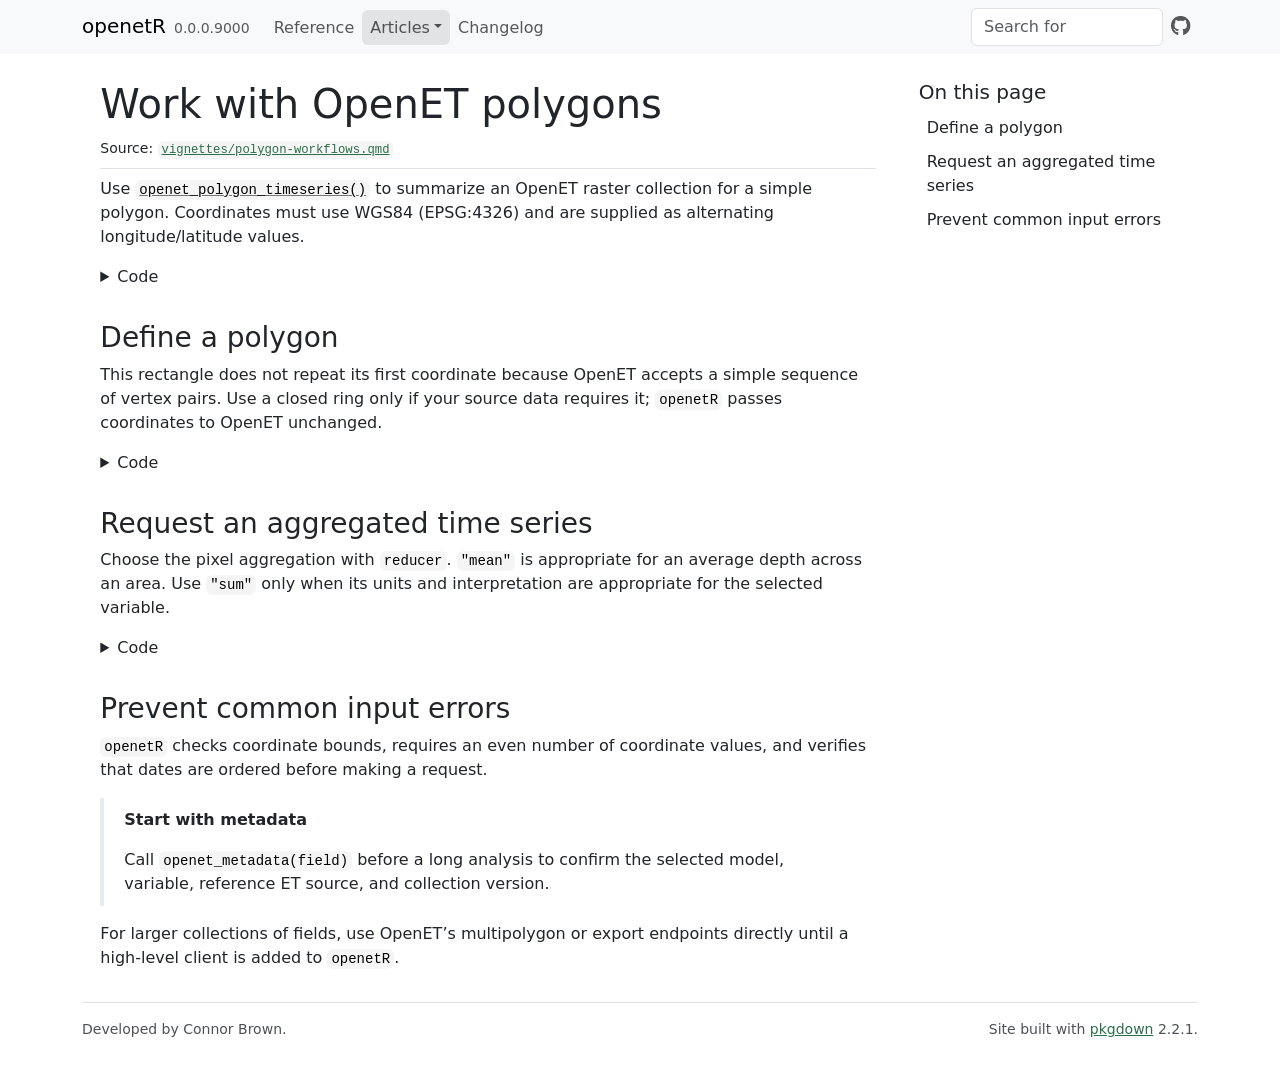
<file: articles/polygon-workflows.html>
<!DOCTYPE html>
<!-- Generated by pkgdown: do not edit by hand --><html lang="en">
<head>
<meta http-equiv="Content-Type" content="text/html; charset=UTF-8">
<meta charset="utf-8">
<meta http-equiv="X-UA-Compatible" content="IE=edge">
<meta name="viewport" content="width=device-width, initial-scale=1, shrink-to-fit=no">
<title>Work with OpenET polygons • openetR</title>
<script src="../deps/jquery-3.6.0/jquery-3.6.0.min.js"></script><meta name="viewport" content="width=device-width, initial-scale=1, shrink-to-fit=no">
<link href="../deps/bootstrap-5.3.8/bootstrap.min.css" rel="stylesheet">
<script src="../deps/bootstrap-5.3.8/bootstrap.bundle.min.js"></script><link href="../deps/font-awesome-6.5.2/css/all.min.css" rel="stylesheet">
<link href="../deps/font-awesome-6.5.2/css/v4-shims.min.css" rel="stylesheet">
<script src="../deps/headroom-0.11.0/headroom.min.js"></script><script src="../deps/headroom-0.11.0/jQuery.headroom.min.js"></script><script src="../deps/bootstrap-toc-1.0.1/bootstrap-toc.min.js"></script><script src="../deps/clipboard.js-2.0.11/clipboard.min.js"></script><script src="../deps/search-1.0.0/autocomplete.jquery.min.js"></script><script src="../deps/search-1.0.0/fuse.min.js"></script><script src="../deps/search-1.0.0/mark.min.js"></script><script src="polygon-workflows_files/libs/quarto-html/popper.min.js"></script><script src="polygon-workflows_files/libs/quarto-html/tippy.umd.min.js"></script><link href="polygon-workflows_files/libs/quarto-html/tippy.css" rel="stylesheet">
<link href="polygon-workflows_files/libs/quarto-html/light-border.css" rel="stylesheet">
<!-- pkgdown --><script src="../pkgdown.js"></script><meta property="og:title" content="Work with OpenET polygons">
</head>
<body>
    <a href="#main" class="visually-hidden-focusable">Skip to contents</a>


    <nav class="navbar navbar-expand-lg fixed-top bg-light" data-bs-theme="light" aria-label="Site navigation"><div class="container">

    <a class="navbar-brand me-2" href="../index.html">openetR</a>

    <small class="nav-text text-muted me-auto" data-bs-toggle="tooltip" data-bs-placement="bottom" title="">0.0.0.9000</small>


    <button class="navbar-toggler" type="button" data-bs-toggle="collapse" data-bs-target="#navbar" aria-controls="navbar" aria-expanded="false" aria-label="Toggle navigation">
      <span class="navbar-toggler-icon"></span>
    </button>

    <div id="navbar" class="collapse navbar-collapse ms-3">
      <ul class="navbar-nav me-auto">
<li class="nav-item"><a class="nav-link" href="../reference/index.html">Reference</a></li>
<li class="active nav-item dropdown">
  <button class="nav-link dropdown-toggle" type="button" id="dropdown-articles" data-bs-toggle="dropdown" aria-expanded="false" aria-haspopup="true">Articles</button>
  <ul class="dropdown-menu" aria-labelledby="dropdown-articles">
<li><a class="dropdown-item" href="../articles/getting-started.html">Get started with openetR</a></li>
    <li><a class="dropdown-item" href="../articles/polygon-workflows.html">Work with OpenET polygons</a></li>
  </ul>
</li>
<li class="nav-item"><a class="nav-link" href="../news/index.html">Changelog</a></li>
      </ul>
<ul class="navbar-nav">
<li class="nav-item"><form class="form-inline" role="search">
 <input class="form-control" type="search" name="search-input" id="search-input" autocomplete="off" aria-label="Search site" placeholder="Search for" data-search-index="../search.json">
</form></li>
<li class="nav-item"><a class="external-link nav-link" href="https://github.com/ConnorB/openetR/" aria-label="GitHub"><span class="fa fab fa-github fa-lg"></span></a></li>
      </ul>
</div>


  </div>
</nav><div class="container template-quarto">
<div class="row">
  <main id="main" class="col-md-9"><div class="page-header">

      <h1>Work with OpenET polygons</h1>




      <small class="dont-index">Source: <a href="https://github.com/ConnorB/openetR/blob/main/vignettes/polygon-workflows.qmd" class="external-link"><code>vignettes/polygon-workflows.qmd</code></a></small>
      <div class="d-none name"><code></code></div>
    </div>






    <p>Use <code><a href="../reference/openet_polygon_timeseries.html">openet_polygon_timeseries()</a></code> to summarize an OpenET raster collection for a simple polygon. Coordinates must use WGS84 (EPSG:4326) and are supplied as alternating longitude/latitude values.</p>
<div class="cell">
<details class="code-fold"><summary>Code</summary><div class="sourceCode cell-code" id="cb1"><pre class="downlit sourceCode r">
<code class="sourceCode R"><span><span class="kw"><a href="https://rdrr.io/r/base/library.html" class="external-link">library</a></span><span class="op">(</span><span class="va"><a href="https://connorb.github.io/openetR/">openetR</a></span><span class="op">)</span></span></code></pre></div>
</details>
</div>
<section class="level2"><h2 id="sec-geometry">Define a polygon<a class="anchor" aria-label="anchor" href="#sec-geometry"></a>
</h2>
<p>This rectangle does not repeat its first coordinate because OpenET accepts a simple sequence of vertex pairs. Use a closed ring only if your source data requires it; <code>openetR</code> passes coordinates to OpenET unchanged.</p>
<div class="cell">
<details class="code-fold"><summary>Code</summary><div class="sourceCode cell-code" id="cb2"><pre class="downlit sourceCode r">
<code class="sourceCode R"><span><span class="va">field</span> <span class="op">&lt;-</span> <span class="fu"><a href="https://rdrr.io/r/base/c.html" class="external-link">c</a></span><span class="op">(</span></span>
<span>  <span class="op">-</span><span class="fl">121.00747</span>, <span class="fl">44.24420</span>,</span>
<span>  <span class="op">-</span><span class="fl">121.00747</span>, <span class="fl">44.24742</span>,</span>
<span>  <span class="op">-</span><span class="fl">121.00295</span>, <span class="fl">44.24742</span>,</span>
<span>  <span class="op">-</span><span class="fl">121.00295</span>, <span class="fl">44.24422</span></span>
<span><span class="op">)</span></span></code></pre></div>
</details>
</div>
</section><section class="level2"><h2 id="sec-request">Request an aggregated time series<a class="anchor" aria-label="anchor" href="#sec-request"></a>
</h2>
<p>Choose the pixel aggregation with <code>reducer</code>. <code>"mean"</code> is appropriate for an average depth across an area. Use <code>"sum"</code> only when its units and interpretation are appropriate for the selected variable.</p>
<div class="cell">
<details class="code-fold"><summary>Code</summary><div class="sourceCode cell-code" id="cb3"><pre class="downlit sourceCode r">
<code class="sourceCode R"><span><span class="va">field_et</span> <span class="op">&lt;-</span> <span class="fu"><a href="../reference/openet_polygon_timeseries.html">openet_polygon_timeseries</a></span><span class="op">(</span></span>
<span>  geometry <span class="op">=</span> <span class="va">field</span>,</span>
<span>  start <span class="op">=</span> <span class="st">"2021-01-01"</span>,</span>
<span>  end <span class="op">=</span> <span class="st">"2021-12-31"</span>,</span>
<span>  interval <span class="op">=</span> <span class="st">"monthly"</span>,</span>
<span>  model <span class="op">=</span> <span class="st">"ensemble"</span>,</span>
<span>  variable <span class="op">=</span> <span class="st">"et"</span>,</span>
<span>  reference_et <span class="op">=</span> <span class="st">"gridmet"</span>,</span>
<span>  reducer <span class="op">=</span> <span class="st">"mean"</span>,</span>
<span>  units <span class="op">=</span> <span class="st">"mm"</span></span>
<span><span class="op">)</span></span></code></pre></div>
</details>
</div>
</section><section class="level2"><h2 id="sec-validation">Prevent common input errors<a class="anchor" aria-label="anchor" href="#sec-validation"></a>
</h2>
<p><code>openetR</code> checks coordinate bounds, requires an even number of coordinate values, and verifies that dates are ordered before making a request.</p>
<div>
<blockquote>
<p><strong>Start with metadata</strong></p>
<p>Call <code>openet_metadata(field)</code> before a long analysis to confirm the selected model, variable, reference ET source, and collection version.</p>
</blockquote>
</div>
<p>For larger collections of fields, use OpenET’s multipolygon or export endpoints directly until a high-level client is added to <code>openetR</code>.</p>
</section><script id="quarto-html-after-body" type="application/javascript">
  window.document.addEventListener("DOMContentLoaded", function (event) {
      var localhostRegex = new RegExp(/^(?:http|https):\/\/localhost\:?[0-9]*\//);
      var mailtoRegex = new RegExp(/^mailto:/);
        var filterRegex = new RegExp('/' + window.location.host + '/');
      var isInternal = (href) => {
          return filterRegex.test(href) || localhostRegex.test(href) || mailtoRegex.test(href);
      }
      // Inspect non-navigation links and adorn them if external
     var links = window.document.querySelectorAll('a[href]:not(.nav-link):not(.navbar-brand):not(.toc-action):not(.sidebar-link):not(.sidebar-item-toggle):not(.pagination-link):not(.no-external):not([aria-hidden]):not(.dropdown-item):not(.quarto-navigation-tool):not(.about-link)');
      for (var i=0; i<links.length; i++) {
        const link = links[i];
        if (!isInternal(link.href)) {
          // undo the damage that might have been done by quarto-nav.js in the case of
          // links that we want to consider external
          if (link.dataset.originalHref !== undefined) {
            link.href = link.dataset.originalHref;
          }
        }
      }
    function tippyHover(el, contentFn, onTriggerFn, onUntriggerFn) {
      const config = {
        allowHTML: true,
        maxWidth: 500,
        delay: 100,
        arrow: false,
        appendTo: function(el) {
            return el.parentElement;
        },
        interactive: true,
        interactiveBorder: 10,
        theme: 'light-border',
        placement: 'bottom-start',
      };
      if (contentFn) {
        config.content = contentFn;
      }
      if (onTriggerFn) {
        config.onTrigger = onTriggerFn;
      }
      if (onUntriggerFn) {
        config.onUntrigger = onUntriggerFn;
      }
      window.tippy(el, config);
    }
    const findCites = (el) => {
      const parentEl = el.parentElement;
      if (parentEl) {
        const cites = parentEl.dataset.cites;
        if (cites) {
          return {
            el,
            cites: cites.split(' ')
          };
        } else {
          return findCites(el.parentElement)
        }
      } else {
        return undefined;
      }
    };
    var bibliorefs = window.document.querySelectorAll('a[role="doc-biblioref"]');
    for (var i=0; i<bibliorefs.length; i++) {
      const ref = bibliorefs[i];
      const citeInfo = findCites(ref);
      if (citeInfo) {
        tippyHover(citeInfo.el, function() {
          var popup = window.document.createElement('div');
          citeInfo.cites.forEach(function(cite) {
            var citeDiv = window.document.createElement('div');
            citeDiv.classList.add('hanging-indent');
            citeDiv.classList.add('csl-entry');
            var biblioDiv = window.document.getElementById('ref-' + cite);
            if (biblioDiv) {
              citeDiv.innerHTML = biblioDiv.innerHTML;
            }
            popup.appendChild(citeDiv);
          });
          return popup.innerHTML;
        });
      }
    }
  });
  </script></main><aside class="col-md-3"><nav id="toc" aria-label="Table of contents"><h2>On this page</h2>
    </nav></aside>
</div>


    <footer><div class="pkgdown-footer-left">
  <p>Developed by Connor Brown.</p>
</div>

<div class="pkgdown-footer-right">
  <p>Site built with <a href="https://pkgdown.r-lib.org/" class="external-link">pkgdown</a> 2.2.1.</p>
</div>

    </footer>
</div>





  </body>
</html>
</file>
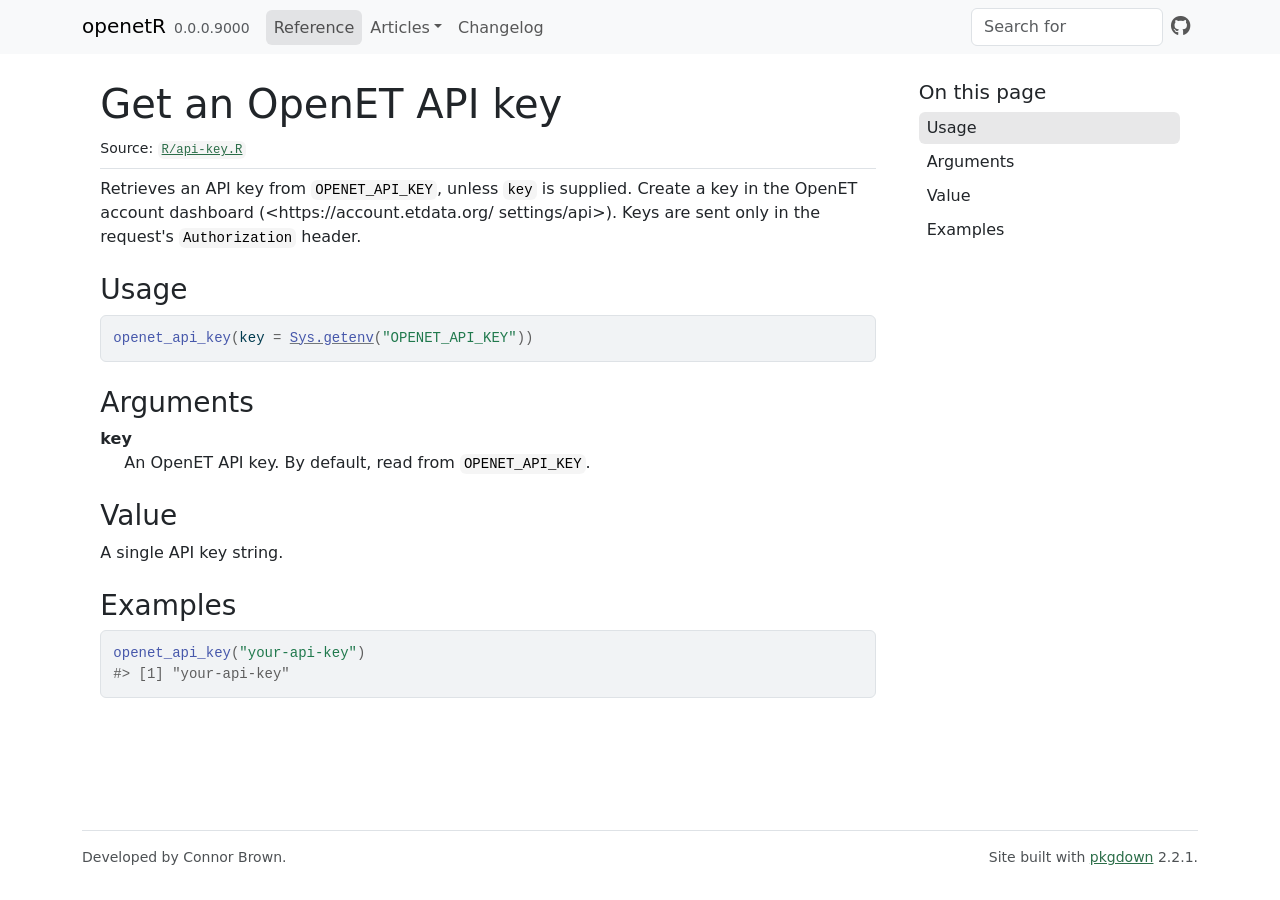
<file: reference/openet_api_key.html>
<!DOCTYPE html>
<!-- Generated by pkgdown: do not edit by hand --><html lang="en"><head><meta http-equiv="Content-Type" content="text/html; charset=UTF-8"><meta charset="utf-8"><meta http-equiv="X-UA-Compatible" content="IE=edge"><meta name="viewport" content="width=device-width, initial-scale=1, shrink-to-fit=no"><title>Get an OpenET API key — openet_api_key • openetR</title><script src="../deps/jquery-3.6.0/jquery-3.6.0.min.js"></script><meta name="viewport" content="width=device-width, initial-scale=1, shrink-to-fit=no"><link href="../deps/bootstrap-5.3.8/bootstrap.min.css" rel="stylesheet"><script src="../deps/bootstrap-5.3.8/bootstrap.bundle.min.js"></script><link href="../deps/font-awesome-6.5.2/css/all.min.css" rel="stylesheet"><link href="../deps/font-awesome-6.5.2/css/v4-shims.min.css" rel="stylesheet"><script src="../deps/headroom-0.11.0/headroom.min.js"></script><script src="../deps/headroom-0.11.0/jQuery.headroom.min.js"></script><script src="../deps/bootstrap-toc-1.0.1/bootstrap-toc.min.js"></script><script src="../deps/clipboard.js-2.0.11/clipboard.min.js"></script><script src="../deps/search-1.0.0/autocomplete.jquery.min.js"></script><script src="../deps/search-1.0.0/fuse.min.js"></script><script src="../deps/search-1.0.0/mark.min.js"></script><!-- pkgdown --><script src="../pkgdown.js"></script><meta property="og:title" content="Get an OpenET API key — openet_api_key"><meta name="description" content="Retrieves an API key from OPENET_API_KEY, unless key is supplied.
Create a key in the OpenET account dashboard (&amp;lt;https://account.etdata.org/
settings/api&amp;gt;). Keys are sent only in the request's Authorization header."><meta property="og:description" content="Retrieves an API key from OPENET_API_KEY, unless key is supplied.
Create a key in the OpenET account dashboard (&amp;lt;https://account.etdata.org/
settings/api&amp;gt;). Keys are sent only in the request's Authorization header."></head><body>
    <a href="#main" class="visually-hidden-focusable">Skip to contents</a>


    <nav class="navbar navbar-expand-lg fixed-top bg-light" data-bs-theme="light" aria-label="Site navigation"><div class="container">

    <a class="navbar-brand me-2" href="../index.html">openetR</a>

    <small class="nav-text text-muted me-auto" data-bs-toggle="tooltip" data-bs-placement="bottom" title="">0.0.0.9000</small>


    <button class="navbar-toggler" type="button" data-bs-toggle="collapse" data-bs-target="#navbar" aria-controls="navbar" aria-expanded="false" aria-label="Toggle navigation">
      <span class="navbar-toggler-icon"></span>
    </button>

    <div id="navbar" class="collapse navbar-collapse ms-3">
      <ul class="navbar-nav me-auto"><li class="active nav-item"><a class="nav-link" href="../reference/index.html">Reference</a></li>
<li class="nav-item dropdown">
  <button class="nav-link dropdown-toggle" type="button" id="dropdown-articles" data-bs-toggle="dropdown" aria-expanded="false" aria-haspopup="true">Articles</button>
  <ul class="dropdown-menu" aria-labelledby="dropdown-articles"><li><a class="dropdown-item" href="../articles/getting-started.html">Get started with openetR</a></li>
    <li><a class="dropdown-item" href="../articles/polygon-workflows.html">Work with OpenET polygons</a></li>
  </ul></li>
<li class="nav-item"><a class="nav-link" href="../news/index.html">Changelog</a></li>
      </ul><ul class="navbar-nav"><li class="nav-item"><form class="form-inline" role="search">
 <input class="form-control" type="search" name="search-input" id="search-input" autocomplete="off" aria-label="Search site" placeholder="Search for" data-search-index="../search.json"></form></li>
<li class="nav-item"><a class="external-link nav-link" href="https://github.com/ConnorB/openetR/" aria-label="GitHub"><span class="fa fab fa-github fa-lg"></span></a></li>
      </ul></div>


  </div>
</nav><div class="container template-reference-topic">
<div class="row">
  <main id="main" class="col-md-9"><div class="page-header">

      <h1>Get an OpenET API key</h1>
      <small class="dont-index">Source: <a href="https://github.com/ConnorB/openetR/blob/main/R/api-key.R" class="external-link"><code>R/api-key.R</code></a></small>
      <div class="d-none name"><code>openet_api_key.Rd</code></div>
    </div>

    <div class="ref-description section level2">
    <p>Retrieves an API key from <code>OPENET_API_KEY</code>, unless <code>key</code> is supplied.
Create a key in the OpenET account dashboard (&lt;https://account.etdata.org/
settings/api&gt;). Keys are sent only in the request's <code>Authorization</code> header.</p>
    </div>

    <div class="section level2">
    <h2 id="ref-usage">Usage<a class="anchor" aria-label="anchor" href="#ref-usage"></a></h2>
    <div class="sourceCode"><pre class="sourceCode r"><code><span><span class="fu">openet_api_key</span><span class="op">(</span>key <span class="op">=</span> <span class="fu"><a href="https://rdrr.io/r/base/Sys.getenv.html" class="external-link">Sys.getenv</a></span><span class="op">(</span><span class="st">"OPENET_API_KEY"</span><span class="op">)</span><span class="op">)</span></span></code></pre></div>
    </div>

    <div class="section level2">
    <h2 id="arguments">Arguments<a class="anchor" aria-label="anchor" href="#arguments"></a></h2>


<dl><dt id="arg-key">key<a class="anchor" aria-label="anchor" href="#arg-key"></a></dt>
<dd><p>An OpenET API key. By default, read from <code>OPENET_API_KEY</code>.</p></dd>

</dl></div>
    <div class="section level2">
    <h2 id="value">Value<a class="anchor" aria-label="anchor" href="#value"></a></h2>
    <p>A single API key string.</p>
    </div>

    <div class="section level2">
    <h2 id="ref-examples">Examples<a class="anchor" aria-label="anchor" href="#ref-examples"></a></h2>
    <div class="sourceCode"><pre class="sourceCode r"><code><span class="r-in"><span><span class="fu">openet_api_key</span><span class="op">(</span><span class="st">"your-api-key"</span><span class="op">)</span></span></span>
<span class="r-out co"><span class="r-pr">#&gt;</span> [1] "your-api-key"</span>
</code></pre></div>
    </div>
  </main><aside class="col-md-3"><nav id="toc" aria-label="Table of contents"><h2>On this page</h2>
    </nav></aside></div>


    <footer><div class="pkgdown-footer-left">
  <p>Developed by Connor Brown.</p>
</div>

<div class="pkgdown-footer-right">
  <p>Site built with <a href="https://pkgdown.r-lib.org/" class="external-link">pkgdown</a> 2.2.1.</p>
</div>

    </footer></div>





  </body></html>
</file>
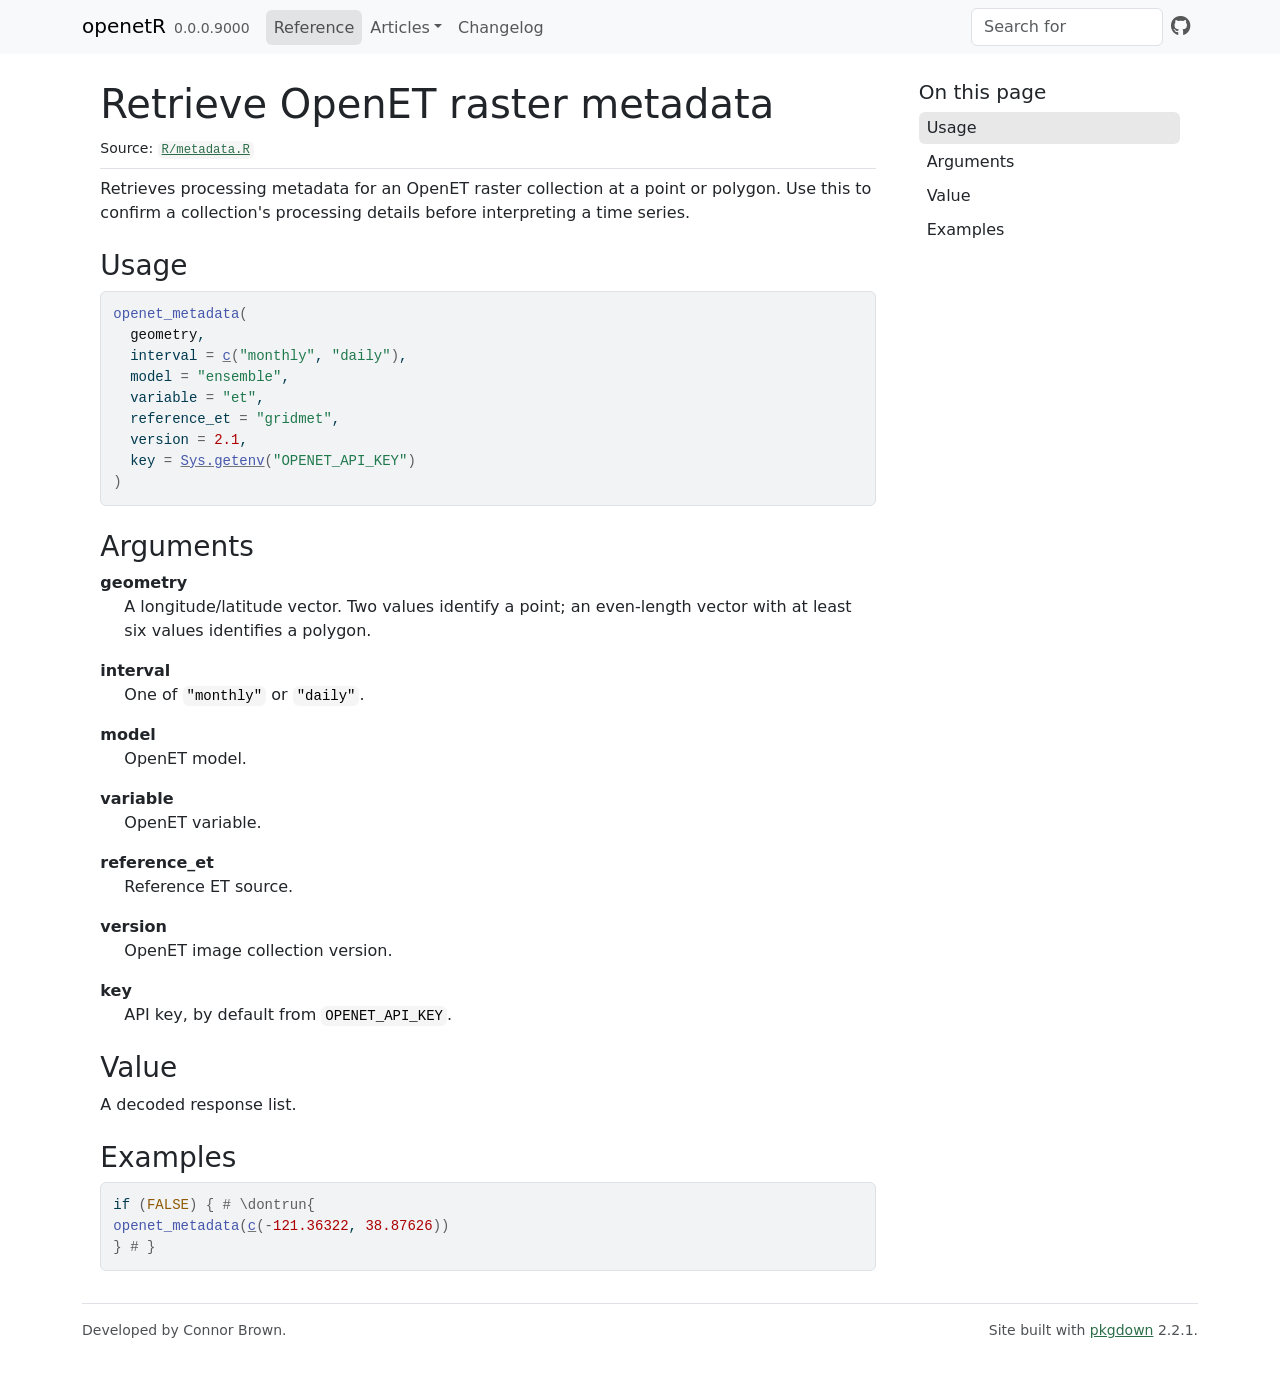
<file: reference/openet_metadata.html>
<!DOCTYPE html>
<!-- Generated by pkgdown: do not edit by hand --><html lang="en"><head><meta http-equiv="Content-Type" content="text/html; charset=UTF-8"><meta charset="utf-8"><meta http-equiv="X-UA-Compatible" content="IE=edge"><meta name="viewport" content="width=device-width, initial-scale=1, shrink-to-fit=no"><title>Retrieve OpenET raster metadata — openet_metadata • openetR</title><script src="../deps/jquery-3.6.0/jquery-3.6.0.min.js"></script><meta name="viewport" content="width=device-width, initial-scale=1, shrink-to-fit=no"><link href="../deps/bootstrap-5.3.8/bootstrap.min.css" rel="stylesheet"><script src="../deps/bootstrap-5.3.8/bootstrap.bundle.min.js"></script><link href="../deps/font-awesome-6.5.2/css/all.min.css" rel="stylesheet"><link href="../deps/font-awesome-6.5.2/css/v4-shims.min.css" rel="stylesheet"><script src="../deps/headroom-0.11.0/headroom.min.js"></script><script src="../deps/headroom-0.11.0/jQuery.headroom.min.js"></script><script src="../deps/bootstrap-toc-1.0.1/bootstrap-toc.min.js"></script><script src="../deps/clipboard.js-2.0.11/clipboard.min.js"></script><script src="../deps/search-1.0.0/autocomplete.jquery.min.js"></script><script src="../deps/search-1.0.0/fuse.min.js"></script><script src="../deps/search-1.0.0/mark.min.js"></script><!-- pkgdown --><script src="../pkgdown.js"></script><meta property="og:title" content="Retrieve OpenET raster metadata — openet_metadata"><meta name="description" content="Retrieves processing metadata for an OpenET raster collection at a point or
polygon. Use this to confirm a collection's processing details before
interpreting a time series."><meta property="og:description" content="Retrieves processing metadata for an OpenET raster collection at a point or
polygon. Use this to confirm a collection's processing details before
interpreting a time series."></head><body>
    <a href="#main" class="visually-hidden-focusable">Skip to contents</a>


    <nav class="navbar navbar-expand-lg fixed-top bg-light" data-bs-theme="light" aria-label="Site navigation"><div class="container">

    <a class="navbar-brand me-2" href="../index.html">openetR</a>

    <small class="nav-text text-muted me-auto" data-bs-toggle="tooltip" data-bs-placement="bottom" title="">0.0.0.9000</small>


    <button class="navbar-toggler" type="button" data-bs-toggle="collapse" data-bs-target="#navbar" aria-controls="navbar" aria-expanded="false" aria-label="Toggle navigation">
      <span class="navbar-toggler-icon"></span>
    </button>

    <div id="navbar" class="collapse navbar-collapse ms-3">
      <ul class="navbar-nav me-auto"><li class="active nav-item"><a class="nav-link" href="../reference/index.html">Reference</a></li>
<li class="nav-item dropdown">
  <button class="nav-link dropdown-toggle" type="button" id="dropdown-articles" data-bs-toggle="dropdown" aria-expanded="false" aria-haspopup="true">Articles</button>
  <ul class="dropdown-menu" aria-labelledby="dropdown-articles"><li><a class="dropdown-item" href="../articles/getting-started.html">Get started with openetR</a></li>
    <li><a class="dropdown-item" href="../articles/polygon-workflows.html">Work with OpenET polygons</a></li>
  </ul></li>
<li class="nav-item"><a class="nav-link" href="../news/index.html">Changelog</a></li>
      </ul><ul class="navbar-nav"><li class="nav-item"><form class="form-inline" role="search">
 <input class="form-control" type="search" name="search-input" id="search-input" autocomplete="off" aria-label="Search site" placeholder="Search for" data-search-index="../search.json"></form></li>
<li class="nav-item"><a class="external-link nav-link" href="https://github.com/ConnorB/openetR/" aria-label="GitHub"><span class="fa fab fa-github fa-lg"></span></a></li>
      </ul></div>


  </div>
</nav><div class="container template-reference-topic">
<div class="row">
  <main id="main" class="col-md-9"><div class="page-header">

      <h1>Retrieve OpenET raster metadata</h1>
      <small class="dont-index">Source: <a href="https://github.com/ConnorB/openetR/blob/main/R/metadata.R" class="external-link"><code>R/metadata.R</code></a></small>
      <div class="d-none name"><code>openet_metadata.Rd</code></div>
    </div>

    <div class="ref-description section level2">
    <p>Retrieves processing metadata for an OpenET raster collection at a point or
polygon. Use this to confirm a collection's processing details before
interpreting a time series.</p>
    </div>

    <div class="section level2">
    <h2 id="ref-usage">Usage<a class="anchor" aria-label="anchor" href="#ref-usage"></a></h2>
    <div class="sourceCode"><pre class="sourceCode r"><code><span><span class="fu">openet_metadata</span><span class="op">(</span></span>
<span>  <span class="va">geometry</span>,</span>
<span>  interval <span class="op">=</span> <span class="fu"><a href="https://rdrr.io/r/base/c.html" class="external-link">c</a></span><span class="op">(</span><span class="st">"monthly"</span>, <span class="st">"daily"</span><span class="op">)</span>,</span>
<span>  model <span class="op">=</span> <span class="st">"ensemble"</span>,</span>
<span>  variable <span class="op">=</span> <span class="st">"et"</span>,</span>
<span>  reference_et <span class="op">=</span> <span class="st">"gridmet"</span>,</span>
<span>  version <span class="op">=</span> <span class="fl">2.1</span>,</span>
<span>  key <span class="op">=</span> <span class="fu"><a href="https://rdrr.io/r/base/Sys.getenv.html" class="external-link">Sys.getenv</a></span><span class="op">(</span><span class="st">"OPENET_API_KEY"</span><span class="op">)</span></span>
<span><span class="op">)</span></span></code></pre></div>
    </div>

    <div class="section level2">
    <h2 id="arguments">Arguments<a class="anchor" aria-label="anchor" href="#arguments"></a></h2>


<dl><dt id="arg-geometry">geometry<a class="anchor" aria-label="anchor" href="#arg-geometry"></a></dt>
<dd><p>A longitude/latitude vector. Two values identify a point;
an even-length vector with at least six values identifies a polygon.</p></dd>


<dt id="arg-interval">interval<a class="anchor" aria-label="anchor" href="#arg-interval"></a></dt>
<dd><p>One of <code>"monthly"</code> or <code>"daily"</code>.</p></dd>


<dt id="arg-model">model<a class="anchor" aria-label="anchor" href="#arg-model"></a></dt>
<dd><p>OpenET model.</p></dd>


<dt id="arg-variable">variable<a class="anchor" aria-label="anchor" href="#arg-variable"></a></dt>
<dd><p>OpenET variable.</p></dd>


<dt id="arg-reference-et">reference_et<a class="anchor" aria-label="anchor" href="#arg-reference-et"></a></dt>
<dd><p>Reference ET source.</p></dd>


<dt id="arg-version">version<a class="anchor" aria-label="anchor" href="#arg-version"></a></dt>
<dd><p>OpenET image collection version.</p></dd>


<dt id="arg-key">key<a class="anchor" aria-label="anchor" href="#arg-key"></a></dt>
<dd><p>API key, by default from <code>OPENET_API_KEY</code>.</p></dd>

</dl></div>
    <div class="section level2">
    <h2 id="value">Value<a class="anchor" aria-label="anchor" href="#value"></a></h2>
    <p>A decoded response list.</p>
    </div>

    <div class="section level2">
    <h2 id="ref-examples">Examples<a class="anchor" aria-label="anchor" href="#ref-examples"></a></h2>
    <div class="sourceCode"><pre class="sourceCode r"><code><span class="r-in"><span><span class="kw">if</span> <span class="op">(</span><span class="cn">FALSE</span><span class="op">)</span> <span class="op">{</span> <span class="co"># \dontrun{</span></span></span>
<span class="r-in"><span><span class="fu">openet_metadata</span><span class="op">(</span><span class="fu"><a href="https://rdrr.io/r/base/c.html" class="external-link">c</a></span><span class="op">(</span><span class="op">-</span><span class="fl">121.36322</span>, <span class="fl">38.87626</span><span class="op">)</span><span class="op">)</span></span></span>
<span class="r-in"><span><span class="op">}</span> <span class="co"># }</span></span></span>
</code></pre></div>
    </div>
  </main><aside class="col-md-3"><nav id="toc" aria-label="Table of contents"><h2>On this page</h2>
    </nav></aside></div>


    <footer><div class="pkgdown-footer-left">
  <p>Developed by Connor Brown.</p>
</div>

<div class="pkgdown-footer-right">
  <p>Site built with <a href="https://pkgdown.r-lib.org/" class="external-link">pkgdown</a> 2.2.1.</p>
</div>

    </footer></div>





  </body></html>
</file>
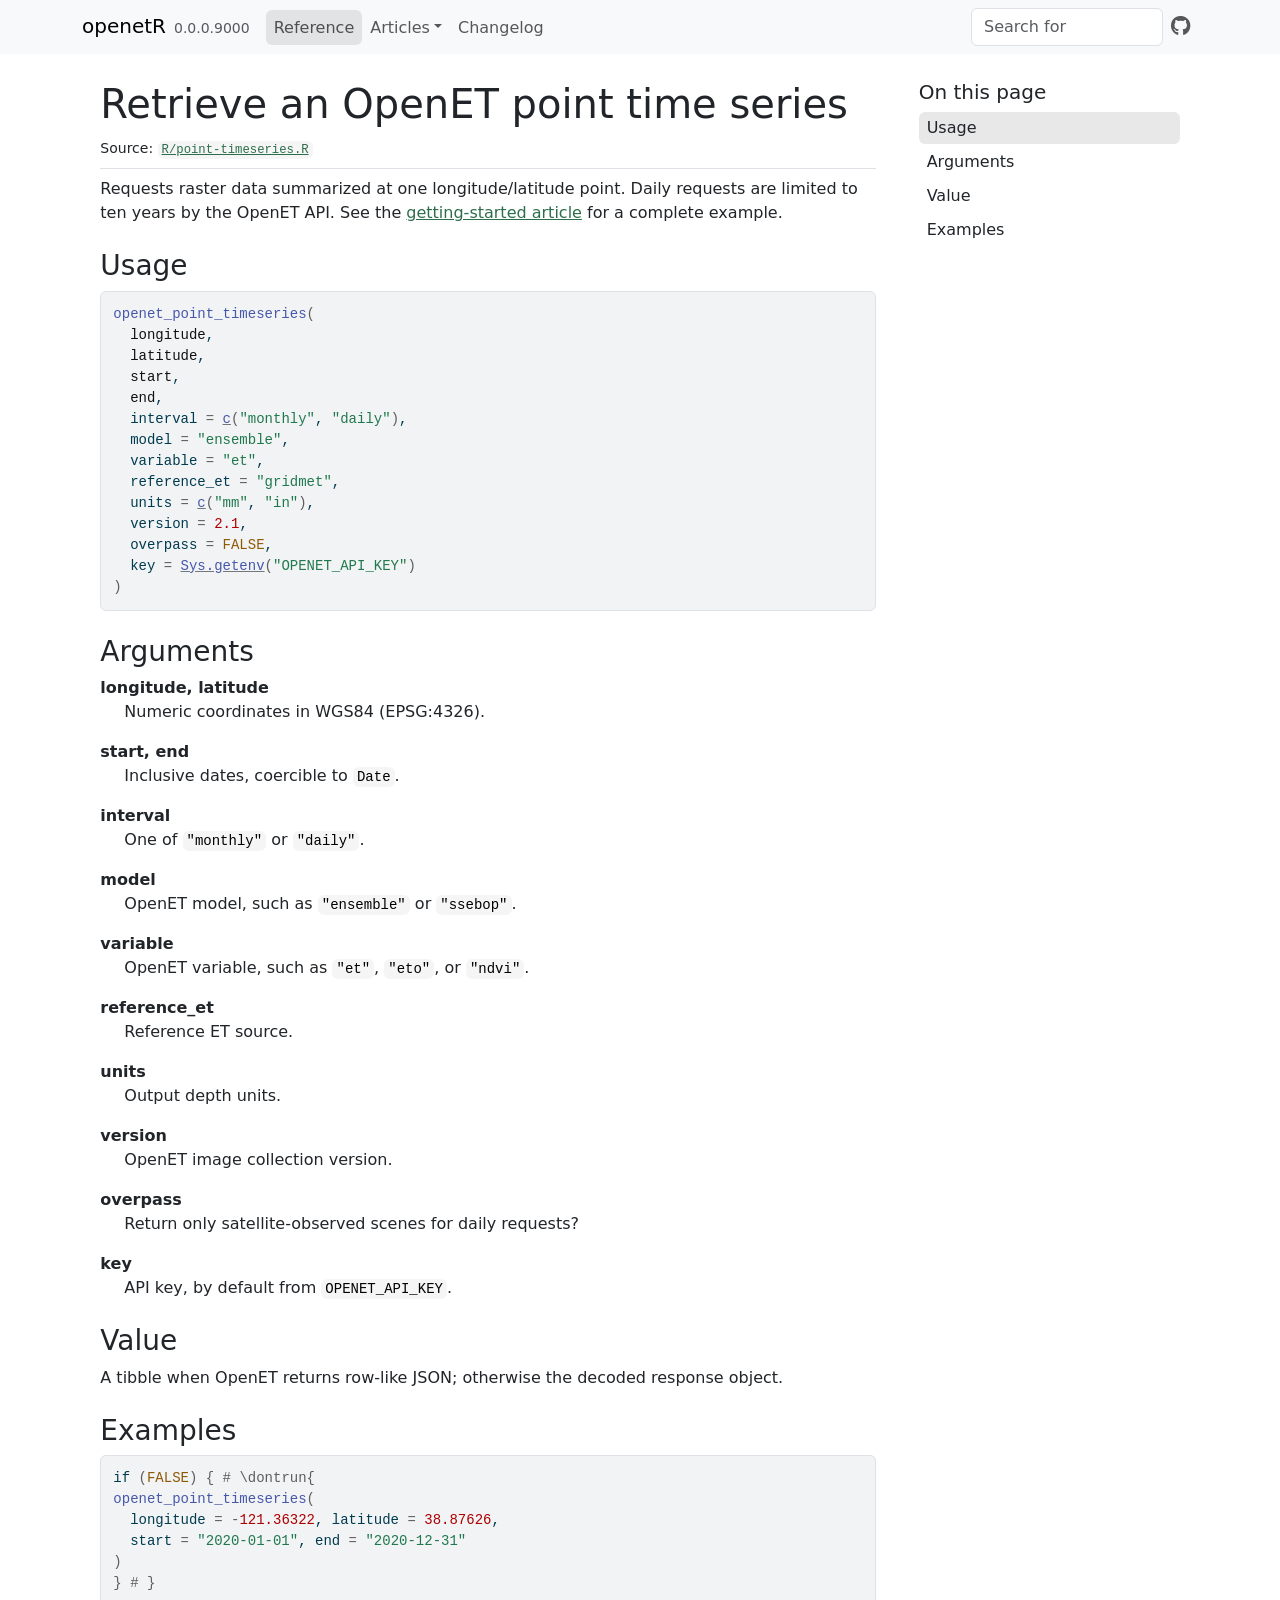
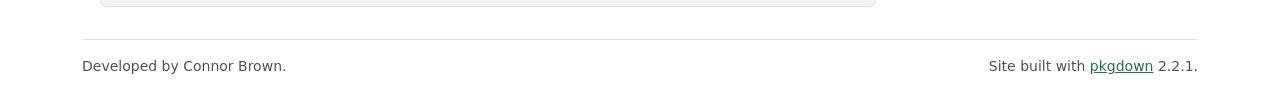
<file: reference/openet_point_timeseries.html>
<!DOCTYPE html>
<!-- Generated by pkgdown: do not edit by hand --><html lang="en"><head><meta http-equiv="Content-Type" content="text/html; charset=UTF-8"><meta charset="utf-8"><meta http-equiv="X-UA-Compatible" content="IE=edge"><meta name="viewport" content="width=device-width, initial-scale=1, shrink-to-fit=no"><title>Retrieve an OpenET point time series — openet_point_timeseries • openetR</title><script src="../deps/jquery-3.6.0/jquery-3.6.0.min.js"></script><meta name="viewport" content="width=device-width, initial-scale=1, shrink-to-fit=no"><link href="../deps/bootstrap-5.3.8/bootstrap.min.css" rel="stylesheet"><script src="../deps/bootstrap-5.3.8/bootstrap.bundle.min.js"></script><link href="../deps/font-awesome-6.5.2/css/all.min.css" rel="stylesheet"><link href="../deps/font-awesome-6.5.2/css/v4-shims.min.css" rel="stylesheet"><script src="../deps/headroom-0.11.0/headroom.min.js"></script><script src="../deps/headroom-0.11.0/jQuery.headroom.min.js"></script><script src="../deps/bootstrap-toc-1.0.1/bootstrap-toc.min.js"></script><script src="../deps/clipboard.js-2.0.11/clipboard.min.js"></script><script src="../deps/search-1.0.0/autocomplete.jquery.min.js"></script><script src="../deps/search-1.0.0/fuse.min.js"></script><script src="../deps/search-1.0.0/mark.min.js"></script><!-- pkgdown --><script src="../pkgdown.js"></script><meta property="og:title" content="Retrieve an OpenET point time series — openet_point_timeseries"><meta name="description" content="Requests raster data summarized at one longitude/latitude point. Daily
requests are limited to ten years by the OpenET API. See the
getting-started article
for a complete example."><meta property="og:description" content="Requests raster data summarized at one longitude/latitude point. Daily
requests are limited to ten years by the OpenET API. See the
getting-started article
for a complete example."></head><body>
    <a href="#main" class="visually-hidden-focusable">Skip to contents</a>


    <nav class="navbar navbar-expand-lg fixed-top bg-light" data-bs-theme="light" aria-label="Site navigation"><div class="container">

    <a class="navbar-brand me-2" href="../index.html">openetR</a>

    <small class="nav-text text-muted me-auto" data-bs-toggle="tooltip" data-bs-placement="bottom" title="">0.0.0.9000</small>


    <button class="navbar-toggler" type="button" data-bs-toggle="collapse" data-bs-target="#navbar" aria-controls="navbar" aria-expanded="false" aria-label="Toggle navigation">
      <span class="navbar-toggler-icon"></span>
    </button>

    <div id="navbar" class="collapse navbar-collapse ms-3">
      <ul class="navbar-nav me-auto"><li class="active nav-item"><a class="nav-link" href="../reference/index.html">Reference</a></li>
<li class="nav-item dropdown">
  <button class="nav-link dropdown-toggle" type="button" id="dropdown-articles" data-bs-toggle="dropdown" aria-expanded="false" aria-haspopup="true">Articles</button>
  <ul class="dropdown-menu" aria-labelledby="dropdown-articles"><li><a class="dropdown-item" href="../articles/getting-started.html">Get started with openetR</a></li>
    <li><a class="dropdown-item" href="../articles/polygon-workflows.html">Work with OpenET polygons</a></li>
  </ul></li>
<li class="nav-item"><a class="nav-link" href="../news/index.html">Changelog</a></li>
      </ul><ul class="navbar-nav"><li class="nav-item"><form class="form-inline" role="search">
 <input class="form-control" type="search" name="search-input" id="search-input" autocomplete="off" aria-label="Search site" placeholder="Search for" data-search-index="../search.json"></form></li>
<li class="nav-item"><a class="external-link nav-link" href="https://github.com/ConnorB/openetR/" aria-label="GitHub"><span class="fa fab fa-github fa-lg"></span></a></li>
      </ul></div>


  </div>
</nav><div class="container template-reference-topic">
<div class="row">
  <main id="main" class="col-md-9"><div class="page-header">

      <h1>Retrieve an OpenET point time series</h1>
      <small class="dont-index">Source: <a href="https://github.com/ConnorB/openetR/blob/main/R/point-timeseries.R" class="external-link"><code>R/point-timeseries.R</code></a></small>
      <div class="d-none name"><code>openet_point_timeseries.Rd</code></div>
    </div>

    <div class="ref-description section level2">
    <p>Requests raster data summarized at one longitude/latitude point. Daily
requests are limited to ten years by the OpenET API. See the
<a href="https://connorb.github.io/openetR/articles/getting-started.html">getting-started article</a>
for a complete example.</p>
    </div>

    <div class="section level2">
    <h2 id="ref-usage">Usage<a class="anchor" aria-label="anchor" href="#ref-usage"></a></h2>
    <div class="sourceCode"><pre class="sourceCode r"><code><span><span class="fu">openet_point_timeseries</span><span class="op">(</span></span>
<span>  <span class="va">longitude</span>,</span>
<span>  <span class="va">latitude</span>,</span>
<span>  <span class="va">start</span>,</span>
<span>  <span class="va">end</span>,</span>
<span>  interval <span class="op">=</span> <span class="fu"><a href="https://rdrr.io/r/base/c.html" class="external-link">c</a></span><span class="op">(</span><span class="st">"monthly"</span>, <span class="st">"daily"</span><span class="op">)</span>,</span>
<span>  model <span class="op">=</span> <span class="st">"ensemble"</span>,</span>
<span>  variable <span class="op">=</span> <span class="st">"et"</span>,</span>
<span>  reference_et <span class="op">=</span> <span class="st">"gridmet"</span>,</span>
<span>  units <span class="op">=</span> <span class="fu"><a href="https://rdrr.io/r/base/c.html" class="external-link">c</a></span><span class="op">(</span><span class="st">"mm"</span>, <span class="st">"in"</span><span class="op">)</span>,</span>
<span>  version <span class="op">=</span> <span class="fl">2.1</span>,</span>
<span>  overpass <span class="op">=</span> <span class="cn">FALSE</span>,</span>
<span>  key <span class="op">=</span> <span class="fu"><a href="https://rdrr.io/r/base/Sys.getenv.html" class="external-link">Sys.getenv</a></span><span class="op">(</span><span class="st">"OPENET_API_KEY"</span><span class="op">)</span></span>
<span><span class="op">)</span></span></code></pre></div>
    </div>

    <div class="section level2">
    <h2 id="arguments">Arguments<a class="anchor" aria-label="anchor" href="#arguments"></a></h2>


<dl><dt id="arg-longitude-latitude">longitude, latitude<a class="anchor" aria-label="anchor" href="#arg-longitude-latitude"></a></dt>
<dd><p>Numeric coordinates in WGS84 (EPSG:4326).</p></dd>


<dt id="arg-start-end">start, end<a class="anchor" aria-label="anchor" href="#arg-start-end"></a></dt>
<dd><p>Inclusive dates, coercible to <code>Date</code>.</p></dd>


<dt id="arg-interval">interval<a class="anchor" aria-label="anchor" href="#arg-interval"></a></dt>
<dd><p>One of <code>"monthly"</code> or <code>"daily"</code>.</p></dd>


<dt id="arg-model">model<a class="anchor" aria-label="anchor" href="#arg-model"></a></dt>
<dd><p>OpenET model, such as <code>"ensemble"</code> or <code>"ssebop"</code>.</p></dd>


<dt id="arg-variable">variable<a class="anchor" aria-label="anchor" href="#arg-variable"></a></dt>
<dd><p>OpenET variable, such as <code>"et"</code>, <code>"eto"</code>, or <code>"ndvi"</code>.</p></dd>


<dt id="arg-reference-et">reference_et<a class="anchor" aria-label="anchor" href="#arg-reference-et"></a></dt>
<dd><p>Reference ET source.</p></dd>


<dt id="arg-units">units<a class="anchor" aria-label="anchor" href="#arg-units"></a></dt>
<dd><p>Output depth units.</p></dd>


<dt id="arg-version">version<a class="anchor" aria-label="anchor" href="#arg-version"></a></dt>
<dd><p>OpenET image collection version.</p></dd>


<dt id="arg-overpass">overpass<a class="anchor" aria-label="anchor" href="#arg-overpass"></a></dt>
<dd><p>Return only satellite-observed scenes for daily requests?</p></dd>


<dt id="arg-key">key<a class="anchor" aria-label="anchor" href="#arg-key"></a></dt>
<dd><p>API key, by default from <code>OPENET_API_KEY</code>.</p></dd>

</dl></div>
    <div class="section level2">
    <h2 id="value">Value<a class="anchor" aria-label="anchor" href="#value"></a></h2>
    <p>A tibble when OpenET returns row-like JSON; otherwise the decoded
response object.</p>
    </div>

    <div class="section level2">
    <h2 id="ref-examples">Examples<a class="anchor" aria-label="anchor" href="#ref-examples"></a></h2>
    <div class="sourceCode"><pre class="sourceCode r"><code><span class="r-in"><span><span class="kw">if</span> <span class="op">(</span><span class="cn">FALSE</span><span class="op">)</span> <span class="op">{</span> <span class="co"># \dontrun{</span></span></span>
<span class="r-in"><span><span class="fu">openet_point_timeseries</span><span class="op">(</span></span></span>
<span class="r-in"><span>  longitude <span class="op">=</span> <span class="op">-</span><span class="fl">121.36322</span>, latitude <span class="op">=</span> <span class="fl">38.87626</span>,</span></span>
<span class="r-in"><span>  start <span class="op">=</span> <span class="st">"2020-01-01"</span>, end <span class="op">=</span> <span class="st">"2020-12-31"</span></span></span>
<span class="r-in"><span><span class="op">)</span></span></span>
<span class="r-in"><span><span class="op">}</span> <span class="co"># }</span></span></span>
</code></pre></div>
    </div>
  </main><aside class="col-md-3"><nav id="toc" aria-label="Table of contents"><h2>On this page</h2>
    </nav></aside></div>


    <footer><div class="pkgdown-footer-left">
  <p>Developed by Connor Brown.</p>
</div>

<div class="pkgdown-footer-right">
  <p>Site built with <a href="https://pkgdown.r-lib.org/" class="external-link">pkgdown</a> 2.2.1.</p>
</div>

    </footer></div>





  </body></html>
</file>
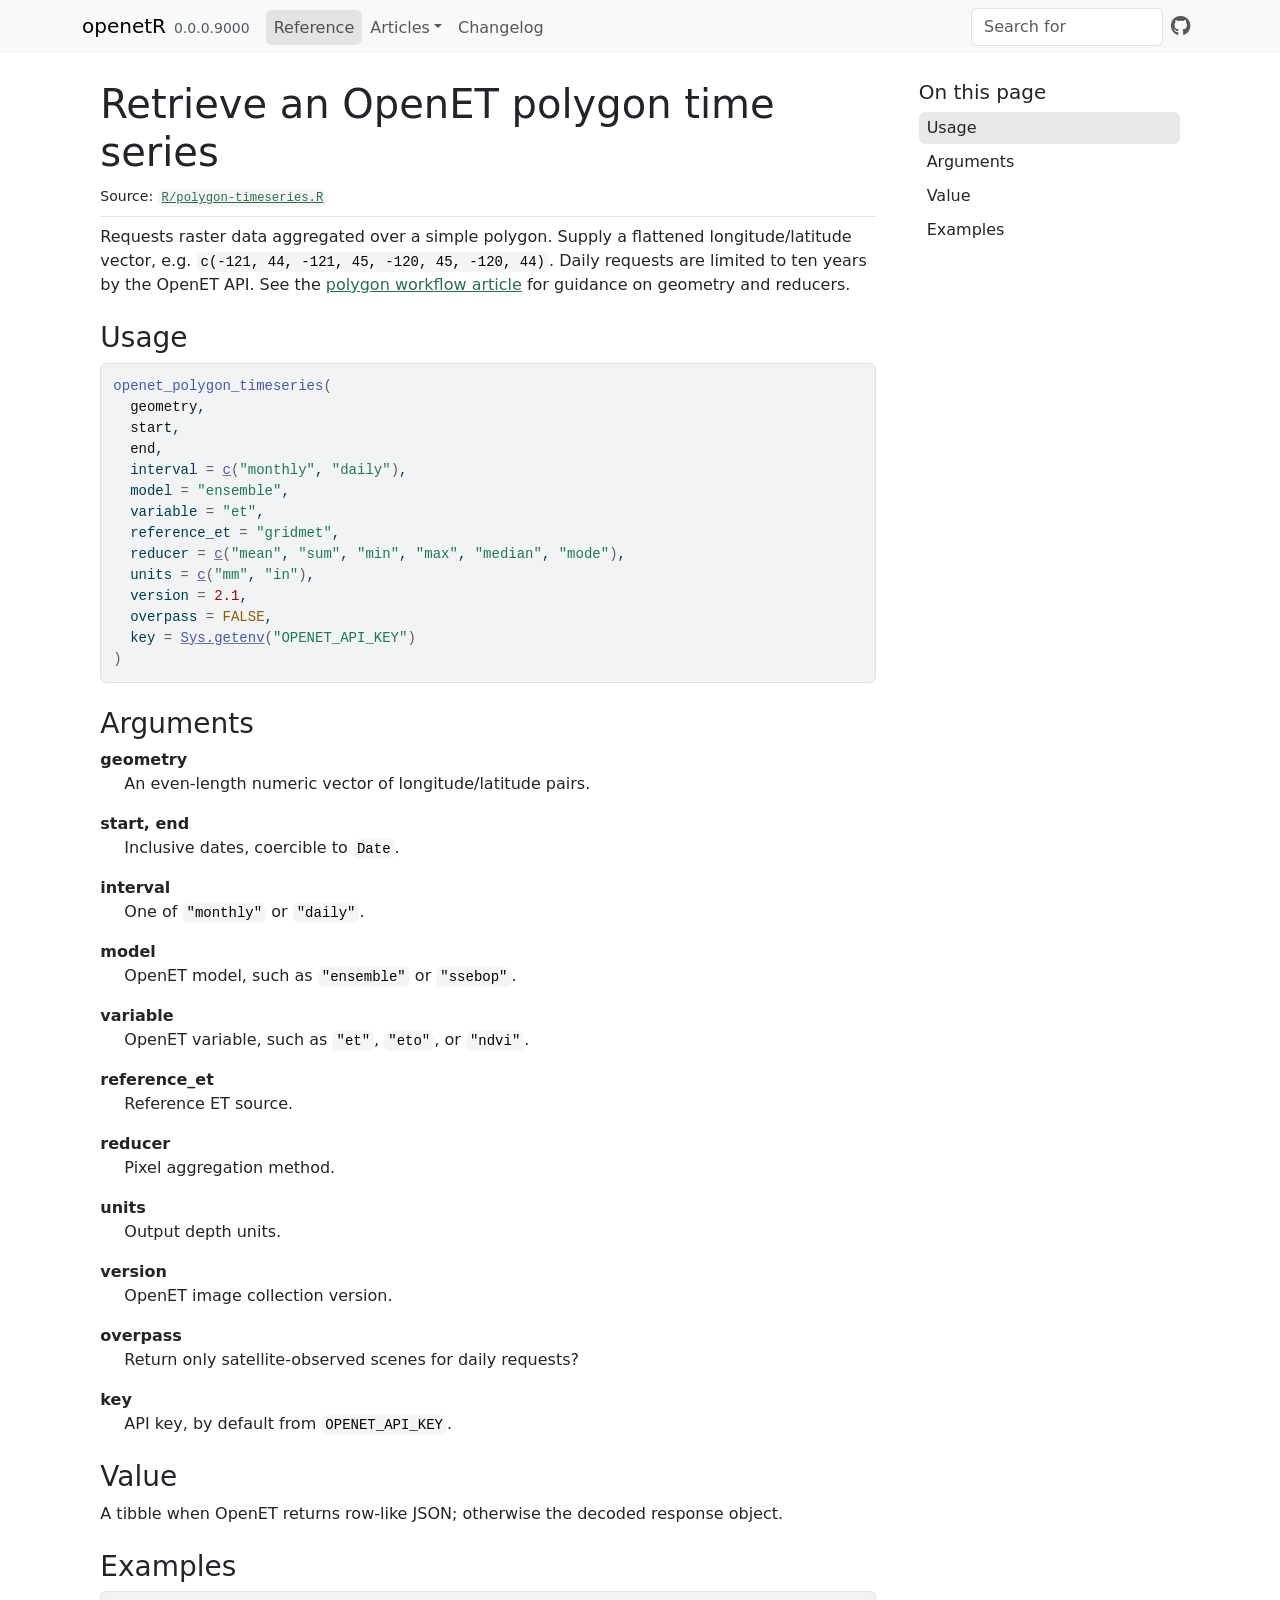
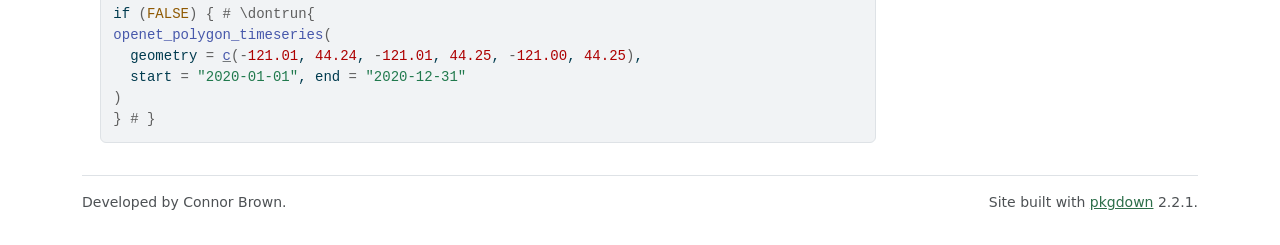
<file: reference/openet_polygon_timeseries.html>
<!DOCTYPE html>
<!-- Generated by pkgdown: do not edit by hand --><html lang="en"><head><meta http-equiv="Content-Type" content="text/html; charset=UTF-8"><meta charset="utf-8"><meta http-equiv="X-UA-Compatible" content="IE=edge"><meta name="viewport" content="width=device-width, initial-scale=1, shrink-to-fit=no"><title>Retrieve an OpenET polygon time series — openet_polygon_timeseries • openetR</title><script src="../deps/jquery-3.6.0/jquery-3.6.0.min.js"></script><meta name="viewport" content="width=device-width, initial-scale=1, shrink-to-fit=no"><link href="../deps/bootstrap-5.3.8/bootstrap.min.css" rel="stylesheet"><script src="../deps/bootstrap-5.3.8/bootstrap.bundle.min.js"></script><link href="../deps/font-awesome-6.5.2/css/all.min.css" rel="stylesheet"><link href="../deps/font-awesome-6.5.2/css/v4-shims.min.css" rel="stylesheet"><script src="../deps/headroom-0.11.0/headroom.min.js"></script><script src="../deps/headroom-0.11.0/jQuery.headroom.min.js"></script><script src="../deps/bootstrap-toc-1.0.1/bootstrap-toc.min.js"></script><script src="../deps/clipboard.js-2.0.11/clipboard.min.js"></script><script src="../deps/search-1.0.0/autocomplete.jquery.min.js"></script><script src="../deps/search-1.0.0/fuse.min.js"></script><script src="../deps/search-1.0.0/mark.min.js"></script><!-- pkgdown --><script src="../pkgdown.js"></script><meta property="og:title" content="Retrieve an OpenET polygon time series — openet_polygon_timeseries"><meta name="description" content="Requests raster data aggregated over a simple polygon. Supply a flattened
longitude/latitude vector, e.g. c(-121, 44, -121, 45, -120, 45, -120, 44).
Daily requests are limited to ten years by the OpenET API. See the
polygon workflow article
for guidance on geometry and reducers."><meta property="og:description" content="Requests raster data aggregated over a simple polygon. Supply a flattened
longitude/latitude vector, e.g. c(-121, 44, -121, 45, -120, 45, -120, 44).
Daily requests are limited to ten years by the OpenET API. See the
polygon workflow article
for guidance on geometry and reducers."></head><body>
    <a href="#main" class="visually-hidden-focusable">Skip to contents</a>


    <nav class="navbar navbar-expand-lg fixed-top bg-light" data-bs-theme="light" aria-label="Site navigation"><div class="container">

    <a class="navbar-brand me-2" href="../index.html">openetR</a>

    <small class="nav-text text-muted me-auto" data-bs-toggle="tooltip" data-bs-placement="bottom" title="">0.0.0.9000</small>


    <button class="navbar-toggler" type="button" data-bs-toggle="collapse" data-bs-target="#navbar" aria-controls="navbar" aria-expanded="false" aria-label="Toggle navigation">
      <span class="navbar-toggler-icon"></span>
    </button>

    <div id="navbar" class="collapse navbar-collapse ms-3">
      <ul class="navbar-nav me-auto"><li class="active nav-item"><a class="nav-link" href="../reference/index.html">Reference</a></li>
<li class="nav-item dropdown">
  <button class="nav-link dropdown-toggle" type="button" id="dropdown-articles" data-bs-toggle="dropdown" aria-expanded="false" aria-haspopup="true">Articles</button>
  <ul class="dropdown-menu" aria-labelledby="dropdown-articles"><li><a class="dropdown-item" href="../articles/getting-started.html">Get started with openetR</a></li>
    <li><a class="dropdown-item" href="../articles/polygon-workflows.html">Work with OpenET polygons</a></li>
  </ul></li>
<li class="nav-item"><a class="nav-link" href="../news/index.html">Changelog</a></li>
      </ul><ul class="navbar-nav"><li class="nav-item"><form class="form-inline" role="search">
 <input class="form-control" type="search" name="search-input" id="search-input" autocomplete="off" aria-label="Search site" placeholder="Search for" data-search-index="../search.json"></form></li>
<li class="nav-item"><a class="external-link nav-link" href="https://github.com/ConnorB/openetR/" aria-label="GitHub"><span class="fa fab fa-github fa-lg"></span></a></li>
      </ul></div>


  </div>
</nav><div class="container template-reference-topic">
<div class="row">
  <main id="main" class="col-md-9"><div class="page-header">

      <h1>Retrieve an OpenET polygon time series</h1>
      <small class="dont-index">Source: <a href="https://github.com/ConnorB/openetR/blob/main/R/polygon-timeseries.R" class="external-link"><code>R/polygon-timeseries.R</code></a></small>
      <div class="d-none name"><code>openet_polygon_timeseries.Rd</code></div>
    </div>

    <div class="ref-description section level2">
    <p>Requests raster data aggregated over a simple polygon. Supply a flattened
longitude/latitude vector, e.g. <code>c(-121, 44, -121, 45, -120, 45, -120, 44)</code>.
Daily requests are limited to ten years by the OpenET API. See the
<a href="https://connorb.github.io/openetR/articles/polygon-workflows.html">polygon workflow article</a>
for guidance on geometry and reducers.</p>
    </div>

    <div class="section level2">
    <h2 id="ref-usage">Usage<a class="anchor" aria-label="anchor" href="#ref-usage"></a></h2>
    <div class="sourceCode"><pre class="sourceCode r"><code><span><span class="fu">openet_polygon_timeseries</span><span class="op">(</span></span>
<span>  <span class="va">geometry</span>,</span>
<span>  <span class="va">start</span>,</span>
<span>  <span class="va">end</span>,</span>
<span>  interval <span class="op">=</span> <span class="fu"><a href="https://rdrr.io/r/base/c.html" class="external-link">c</a></span><span class="op">(</span><span class="st">"monthly"</span>, <span class="st">"daily"</span><span class="op">)</span>,</span>
<span>  model <span class="op">=</span> <span class="st">"ensemble"</span>,</span>
<span>  variable <span class="op">=</span> <span class="st">"et"</span>,</span>
<span>  reference_et <span class="op">=</span> <span class="st">"gridmet"</span>,</span>
<span>  reducer <span class="op">=</span> <span class="fu"><a href="https://rdrr.io/r/base/c.html" class="external-link">c</a></span><span class="op">(</span><span class="st">"mean"</span>, <span class="st">"sum"</span>, <span class="st">"min"</span>, <span class="st">"max"</span>, <span class="st">"median"</span>, <span class="st">"mode"</span><span class="op">)</span>,</span>
<span>  units <span class="op">=</span> <span class="fu"><a href="https://rdrr.io/r/base/c.html" class="external-link">c</a></span><span class="op">(</span><span class="st">"mm"</span>, <span class="st">"in"</span><span class="op">)</span>,</span>
<span>  version <span class="op">=</span> <span class="fl">2.1</span>,</span>
<span>  overpass <span class="op">=</span> <span class="cn">FALSE</span>,</span>
<span>  key <span class="op">=</span> <span class="fu"><a href="https://rdrr.io/r/base/Sys.getenv.html" class="external-link">Sys.getenv</a></span><span class="op">(</span><span class="st">"OPENET_API_KEY"</span><span class="op">)</span></span>
<span><span class="op">)</span></span></code></pre></div>
    </div>

    <div class="section level2">
    <h2 id="arguments">Arguments<a class="anchor" aria-label="anchor" href="#arguments"></a></h2>


<dl><dt id="arg-geometry">geometry<a class="anchor" aria-label="anchor" href="#arg-geometry"></a></dt>
<dd><p>An even-length numeric vector of longitude/latitude pairs.</p></dd>


<dt id="arg-start-end">start, end<a class="anchor" aria-label="anchor" href="#arg-start-end"></a></dt>
<dd><p>Inclusive dates, coercible to <code>Date</code>.</p></dd>


<dt id="arg-interval">interval<a class="anchor" aria-label="anchor" href="#arg-interval"></a></dt>
<dd><p>One of <code>"monthly"</code> or <code>"daily"</code>.</p></dd>


<dt id="arg-model">model<a class="anchor" aria-label="anchor" href="#arg-model"></a></dt>
<dd><p>OpenET model, such as <code>"ensemble"</code> or <code>"ssebop"</code>.</p></dd>


<dt id="arg-variable">variable<a class="anchor" aria-label="anchor" href="#arg-variable"></a></dt>
<dd><p>OpenET variable, such as <code>"et"</code>, <code>"eto"</code>, or <code>"ndvi"</code>.</p></dd>


<dt id="arg-reference-et">reference_et<a class="anchor" aria-label="anchor" href="#arg-reference-et"></a></dt>
<dd><p>Reference ET source.</p></dd>


<dt id="arg-reducer">reducer<a class="anchor" aria-label="anchor" href="#arg-reducer"></a></dt>
<dd><p>Pixel aggregation method.</p></dd>


<dt id="arg-units">units<a class="anchor" aria-label="anchor" href="#arg-units"></a></dt>
<dd><p>Output depth units.</p></dd>


<dt id="arg-version">version<a class="anchor" aria-label="anchor" href="#arg-version"></a></dt>
<dd><p>OpenET image collection version.</p></dd>


<dt id="arg-overpass">overpass<a class="anchor" aria-label="anchor" href="#arg-overpass"></a></dt>
<dd><p>Return only satellite-observed scenes for daily requests?</p></dd>


<dt id="arg-key">key<a class="anchor" aria-label="anchor" href="#arg-key"></a></dt>
<dd><p>API key, by default from <code>OPENET_API_KEY</code>.</p></dd>

</dl></div>
    <div class="section level2">
    <h2 id="value">Value<a class="anchor" aria-label="anchor" href="#value"></a></h2>
    <p>A tibble when OpenET returns row-like JSON; otherwise the decoded
response object.</p>
    </div>

    <div class="section level2">
    <h2 id="ref-examples">Examples<a class="anchor" aria-label="anchor" href="#ref-examples"></a></h2>
    <div class="sourceCode"><pre class="sourceCode r"><code><span class="r-in"><span><span class="kw">if</span> <span class="op">(</span><span class="cn">FALSE</span><span class="op">)</span> <span class="op">{</span> <span class="co"># \dontrun{</span></span></span>
<span class="r-in"><span><span class="fu">openet_polygon_timeseries</span><span class="op">(</span></span></span>
<span class="r-in"><span>  geometry <span class="op">=</span> <span class="fu"><a href="https://rdrr.io/r/base/c.html" class="external-link">c</a></span><span class="op">(</span><span class="op">-</span><span class="fl">121.01</span>, <span class="fl">44.24</span>, <span class="op">-</span><span class="fl">121.01</span>, <span class="fl">44.25</span>, <span class="op">-</span><span class="fl">121.00</span>, <span class="fl">44.25</span><span class="op">)</span>,</span></span>
<span class="r-in"><span>  start <span class="op">=</span> <span class="st">"2020-01-01"</span>, end <span class="op">=</span> <span class="st">"2020-12-31"</span></span></span>
<span class="r-in"><span><span class="op">)</span></span></span>
<span class="r-in"><span><span class="op">}</span> <span class="co"># }</span></span></span>
</code></pre></div>
    </div>
  </main><aside class="col-md-3"><nav id="toc" aria-label="Table of contents"><h2>On this page</h2>
    </nav></aside></div>


    <footer><div class="pkgdown-footer-left">
  <p>Developed by Connor Brown.</p>
</div>

<div class="pkgdown-footer-right">
  <p>Site built with <a href="https://pkgdown.r-lib.org/" class="external-link">pkgdown</a> 2.2.1.</p>
</div>

    </footer></div>





  </body></html>
</file>
<file: articles/getting-started_files/libs/quarto-html/tippy.css>
.tippy-box[data-animation=fade][data-state=hidden]{opacity:0}[data-tippy-root]{max-width:calc(100vw - 10px)}.tippy-box{position:relative;background-color:#333;color:#fff;border-radius:4px;font-size:14px;line-height:1.4;white-space:normal;outline:0;transition-property:transform,visibility,opacity}.tippy-box[data-placement^=top]>.tippy-arrow{bottom:0}.tippy-box[data-placement^=top]>.tippy-arrow:before{bottom:-7px;left:0;border-width:8px 8px 0;border-top-color:initial;transform-origin:center top}.tippy-box[data-placement^=bottom]>.tippy-arrow{top:0}.tippy-box[data-placement^=bottom]>.tippy-arrow:before{top:-7px;left:0;border-width:0 8px 8px;border-bottom-color:initial;transform-origin:center bottom}.tippy-box[data-placement^=left]>.tippy-arrow{right:0}.tippy-box[data-placement^=left]>.tippy-arrow:before{border-width:8px 0 8px 8px;border-left-color:initial;right:-7px;transform-origin:center left}.tippy-box[data-placement^=right]>.tippy-arrow{left:0}.tippy-box[data-placement^=right]>.tippy-arrow:before{left:-7px;border-width:8px 8px 8px 0;border-right-color:initial;transform-origin:center right}.tippy-box[data-inertia][data-state=visible]{transition-timing-function:cubic-bezier(.54,1.5,.38,1.11)}.tippy-arrow{width:16px;height:16px;color:#333}.tippy-arrow:before{content:"";position:absolute;border-color:transparent;border-style:solid}.tippy-content{position:relative;padding:5px 9px;z-index:1}
</file>
<file: articles/getting-started_files/libs/quarto-html/light-border.css>
.tippy-box[data-theme~=light-border]{background-color:#fff;background-clip:padding-box;border:1px solid rgba(0,8,16,.15);color:#333;box-shadow:0 4px 14px -2px rgba(0,8,16,.08)}.tippy-box[data-theme~=light-border]>.tippy-backdrop{background-color:#fff}.tippy-box[data-theme~=light-border]>.tippy-arrow:after,.tippy-box[data-theme~=light-border]>.tippy-svg-arrow:after{content:"";position:absolute;z-index:-1}.tippy-box[data-theme~=light-border]>.tippy-arrow:after{border-color:transparent;border-style:solid}.tippy-box[data-theme~=light-border][data-placement^=top]>.tippy-arrow:before{border-top-color:#fff}.tippy-box[data-theme~=light-border][data-placement^=top]>.tippy-arrow:after{border-top-color:rgba(0,8,16,.2);border-width:7px 7px 0;top:17px;left:1px}.tippy-box[data-theme~=light-border][data-placement^=top]>.tippy-svg-arrow>svg{top:16px}.tippy-box[data-theme~=light-border][data-placement^=top]>.tippy-svg-arrow:after{top:17px}.tippy-box[data-theme~=light-border][data-placement^=bottom]>.tippy-arrow:before{border-bottom-color:#fff;bottom:16px}.tippy-box[data-theme~=light-border][data-placement^=bottom]>.tippy-arrow:after{border-bottom-color:rgba(0,8,16,.2);border-width:0 7px 7px;bottom:17px;left:1px}.tippy-box[data-theme~=light-border][data-placement^=bottom]>.tippy-svg-arrow>svg{bottom:16px}.tippy-box[data-theme~=light-border][data-placement^=bottom]>.tippy-svg-arrow:after{bottom:17px}.tippy-box[data-theme~=light-border][data-placement^=left]>.tippy-arrow:before{border-left-color:#fff}.tippy-box[data-theme~=light-border][data-placement^=left]>.tippy-arrow:after{border-left-color:rgba(0,8,16,.2);border-width:7px 0 7px 7px;left:17px;top:1px}.tippy-box[data-theme~=light-border][data-placement^=left]>.tippy-svg-arrow>svg{left:11px}.tippy-box[data-theme~=light-border][data-placement^=left]>.tippy-svg-arrow:after{left:12px}.tippy-box[data-theme~=light-border][data-placement^=right]>.tippy-arrow:before{border-right-color:#fff;right:16px}.tippy-box[data-theme~=light-border][data-placement^=right]>.tippy-arrow:after{border-width:7px 7px 7px 0;right:17px;top:1px;border-right-color:rgba(0,8,16,.2)}.tippy-box[data-theme~=light-border][data-placement^=right]>.tippy-svg-arrow>svg{right:11px}.tippy-box[data-theme~=light-border][data-placement^=right]>.tippy-svg-arrow:after{right:12px}.tippy-box[data-theme~=light-border]>.tippy-svg-arrow{fill:#fff}.tippy-box[data-theme~=light-border]>.tippy-svg-arrow:after{background-image:url([data-uri]);background-size:16px 6px;width:16px;height:6px}
</file>
<file: articles/polygon-workflows_files/libs/quarto-html/tippy.css>
.tippy-box[data-animation=fade][data-state=hidden]{opacity:0}[data-tippy-root]{max-width:calc(100vw - 10px)}.tippy-box{position:relative;background-color:#333;color:#fff;border-radius:4px;font-size:14px;line-height:1.4;white-space:normal;outline:0;transition-property:transform,visibility,opacity}.tippy-box[data-placement^=top]>.tippy-arrow{bottom:0}.tippy-box[data-placement^=top]>.tippy-arrow:before{bottom:-7px;left:0;border-width:8px 8px 0;border-top-color:initial;transform-origin:center top}.tippy-box[data-placement^=bottom]>.tippy-arrow{top:0}.tippy-box[data-placement^=bottom]>.tippy-arrow:before{top:-7px;left:0;border-width:0 8px 8px;border-bottom-color:initial;transform-origin:center bottom}.tippy-box[data-placement^=left]>.tippy-arrow{right:0}.tippy-box[data-placement^=left]>.tippy-arrow:before{border-width:8px 0 8px 8px;border-left-color:initial;right:-7px;transform-origin:center left}.tippy-box[data-placement^=right]>.tippy-arrow{left:0}.tippy-box[data-placement^=right]>.tippy-arrow:before{left:-7px;border-width:8px 8px 8px 0;border-right-color:initial;transform-origin:center right}.tippy-box[data-inertia][data-state=visible]{transition-timing-function:cubic-bezier(.54,1.5,.38,1.11)}.tippy-arrow{width:16px;height:16px;color:#333}.tippy-arrow:before{content:"";position:absolute;border-color:transparent;border-style:solid}.tippy-content{position:relative;padding:5px 9px;z-index:1}
</file>
<file: articles/polygon-workflows_files/libs/quarto-html/light-border.css>
.tippy-box[data-theme~=light-border]{background-color:#fff;background-clip:padding-box;border:1px solid rgba(0,8,16,.15);color:#333;box-shadow:0 4px 14px -2px rgba(0,8,16,.08)}.tippy-box[data-theme~=light-border]>.tippy-backdrop{background-color:#fff}.tippy-box[data-theme~=light-border]>.tippy-arrow:after,.tippy-box[data-theme~=light-border]>.tippy-svg-arrow:after{content:"";position:absolute;z-index:-1}.tippy-box[data-theme~=light-border]>.tippy-arrow:after{border-color:transparent;border-style:solid}.tippy-box[data-theme~=light-border][data-placement^=top]>.tippy-arrow:before{border-top-color:#fff}.tippy-box[data-theme~=light-border][data-placement^=top]>.tippy-arrow:after{border-top-color:rgba(0,8,16,.2);border-width:7px 7px 0;top:17px;left:1px}.tippy-box[data-theme~=light-border][data-placement^=top]>.tippy-svg-arrow>svg{top:16px}.tippy-box[data-theme~=light-border][data-placement^=top]>.tippy-svg-arrow:after{top:17px}.tippy-box[data-theme~=light-border][data-placement^=bottom]>.tippy-arrow:before{border-bottom-color:#fff;bottom:16px}.tippy-box[data-theme~=light-border][data-placement^=bottom]>.tippy-arrow:after{border-bottom-color:rgba(0,8,16,.2);border-width:0 7px 7px;bottom:17px;left:1px}.tippy-box[data-theme~=light-border][data-placement^=bottom]>.tippy-svg-arrow>svg{bottom:16px}.tippy-box[data-theme~=light-border][data-placement^=bottom]>.tippy-svg-arrow:after{bottom:17px}.tippy-box[data-theme~=light-border][data-placement^=left]>.tippy-arrow:before{border-left-color:#fff}.tippy-box[data-theme~=light-border][data-placement^=left]>.tippy-arrow:after{border-left-color:rgba(0,8,16,.2);border-width:7px 0 7px 7px;left:17px;top:1px}.tippy-box[data-theme~=light-border][data-placement^=left]>.tippy-svg-arrow>svg{left:11px}.tippy-box[data-theme~=light-border][data-placement^=left]>.tippy-svg-arrow:after{left:12px}.tippy-box[data-theme~=light-border][data-placement^=right]>.tippy-arrow:before{border-right-color:#fff;right:16px}.tippy-box[data-theme~=light-border][data-placement^=right]>.tippy-arrow:after{border-width:7px 7px 7px 0;right:17px;top:1px;border-right-color:rgba(0,8,16,.2)}.tippy-box[data-theme~=light-border][data-placement^=right]>.tippy-svg-arrow>svg{right:11px}.tippy-box[data-theme~=light-border][data-placement^=right]>.tippy-svg-arrow:after{right:12px}.tippy-box[data-theme~=light-border]>.tippy-svg-arrow{fill:#fff}.tippy-box[data-theme~=light-border]>.tippy-svg-arrow:after{background-image:url([data-uri]);background-size:16px 6px;width:16px;height:6px}
</file>
<file: deps/font-awesome-6.5.2/css/v4-shims.min.css>
/*!
 * Font Awesome Free 6.5.2 by @fontawesome - https://fontawesome.com
 * License - https://fontawesome.com/license/free (Icons: CC BY 4.0, Fonts: SIL OFL 1.1, Code: MIT License)
 * Copyright 2024 Fonticons, Inc.
 */
.fa.fa-glass:before{content:"\f000"}.fa.fa-envelope-o{font-family:"Font Awesome 6 Free";font-weight:400}.fa.fa-envelope-o:before{content:"\f0e0"}.fa.fa-star-o{font-family:"Font Awesome 6 Free";font-weight:400}.fa.fa-star-o:before{content:"\f005"}.fa.fa-close:before,.fa.fa-remove:before{content:"\f00d"}.fa.fa-gear:before{content:"\f013"}.fa.fa-trash-o{font-family:"Font Awesome 6 Free";font-weight:400}.fa.fa-trash-o:before{content:"\f2ed"}.fa.fa-home:before{content:"\f015"}.fa.fa-file-o{font-family:"Font Awesome 6 Free";font-weight:400}.fa.fa-file-o:before{content:"\f15b"}.fa.fa-clock-o{font-family:"Font Awesome 6 Free";font-weight:400}.fa.fa-clock-o:before{content:"\f017"}.fa.fa-arrow-circle-o-down{font-family:"Font Awesome 6 Free";font-weight:400}.fa.fa-arrow-circle-o-down:before{content:"\f358"}.fa.fa-arrow-circle-o-up{font-family:"Font Awesome 6 Free";font-weight:400}.fa.fa-arrow-circle-o-up:before{content:"\f35b"}.fa.fa-play-circle-o{font-family:"Font Awesome 6 Free";font-weight:400}.fa.fa-play-circle-o:before{content:"\f144"}.fa.fa-repeat:before,.fa.fa-rotate-right:before{content:"\f01e"}.fa.fa-refresh:before{content:"\f021"}.fa.fa-list-alt{font-family:"Font Awesome 6 Free";font-weight:400}.fa.fa-list-alt:before{content:"\f022"}.fa.fa-dedent:before{content:"\f03b"}.fa.fa-video-camera:before{content:"\f03d"}.fa.fa-picture-o{font-family:"Font Awesome 6 Free";font-weight:400}.fa.fa-picture-o:before{content:"\f03e"}.fa.fa-photo{font-family:"Font Awesome 6 Free";font-weight:400}.fa.fa-photo:before{content:"\f03e"}.fa.fa-image{font-family:"Font Awesome 6 Free";font-weight:400}.fa.fa-image:before{content:"\f03e"}.fa.fa-map-marker:before{content:"\f3c5"}.fa.fa-pencil-square-o{font-family:"Font Awesome 6 Free";font-weight:400}.fa.fa-pencil-square-o:before{content:"\f044"}.fa.fa-edit{font-family:"Font Awesome 6 Free";font-weight:400}.fa.fa-edit:before{content:"\f044"}.fa.fa-share-square-o:before{content:"\f14d"}.fa.fa-check-square-o{font-family:"Font Awesome 6 Free";font-weight:400}.fa.fa-check-square-o:before{content:"\f14a"}.fa.fa-arrows:before{content:"\f0b2"}.fa.fa-times-circle-o{font-family:"Font Awesome 6 Free";font-weight:400}.fa.fa-times-circle-o:before{content:"\f057"}.fa.fa-check-circle-o{font-family:"Font Awesome 6 Free";font-weight:400}.fa.fa-check-circle-o:before{content:"\f058"}.fa.fa-mail-forward:before{content:"\f064"}.fa.fa-expand:before{content:"\f424"}.fa.fa-compress:before{content:"\f422"}.fa.fa-eye,.fa.fa-eye-slash{font-family:"Font Awesome 6 Free";font-weight:400}.fa.fa-warning:before{content:"\f071"}.fa.fa-calendar:before{content:"\f073"}.fa.fa-arrows-v:before{content:"\f338"}.fa.fa-arrows-h:before{content:"\f337"}.fa.fa-bar-chart-o:before,.fa.fa-bar-chart:before{content:"\e0e3"}.fa.fa-twitter-square{font-family:"Font Awesome 6 Brands";font-weight:400}.fa.fa-twitter-square:before{content:"\f081"}.fa.fa-facebook-square{font-family:"Font Awesome 6 Brands";font-weight:400}.fa.fa-facebook-square:before{content:"\f082"}.fa.fa-gears:before{content:"\f085"}.fa.fa-thumbs-o-up{font-family:"Font Awesome 6 Free";font-weight:400}.fa.fa-thumbs-o-up:before{content:"\f164"}.fa.fa-thumbs-o-down{font-family:"Font Awesome 6 Free";font-weight:400}.fa.fa-thumbs-o-down:before{content:"\f165"}.fa.fa-heart-o{font-family:"Font Awesome 6 Free";font-weight:400}.fa.fa-heart-o:before{content:"\f004"}.fa.fa-sign-out:before{content:"\f2f5"}.fa.fa-linkedin-square{font-family:"Font Awesome 6 Brands";font-weight:400}.fa.fa-linkedin-square:before{content:"\f08c"}.fa.fa-thumb-tack:before{content:"\f08d"}.fa.fa-external-link:before{content:"\f35d"}.fa.fa-sign-in:before{content:"\f2f6"}.fa.fa-github-square{font-family:"Font Awesome 6 Brands";font-weight:400}.fa.fa-github-square:before{content:"\f092"}.fa.fa-lemon-o{font-family:"Font Awesome 6 Free";font-weight:400}.fa.fa-lemon-o:before{content:"\f094"}.fa.fa-square-o{font-family:"Font Awesome 6 Free";font-weight:400}.fa.fa-square-o:before{content:"\f0c8"}.fa.fa-bookmark-o{font-family:"Font Awesome 6 Free";font-weight:400}.fa.fa-bookmark-o:before{content:"\f02e"}.fa.fa-facebook,.fa.fa-twitter{font-family:"Font Awesome 6 Brands";font-weight:400}.fa.fa-facebook:before{content:"\f39e"}.fa.fa-facebook-f{font-family:"Font Awesome 6 Brands";font-weight:400}.fa.fa-facebook-f:before{content:"\f39e"}.fa.fa-github{font-family:"Font Awesome 6 Brands";font-weight:400}.fa.fa-credit-card{font-family:"Font Awesome 6 Free";font-weight:400}.fa.fa-feed:before{content:"\f09e"}.fa.fa-hdd-o{font-family:"Font Awesome 6 Free";font-weight:400}.fa.fa-hdd-o:before{content:"\f0a0"}.fa.fa-hand-o-right{font-family:"Font Awesome 6 Free";font-weight:400}.fa.fa-hand-o-right:before{content:"\f0a4"}.fa.fa-hand-o-left{font-family:"Font Awesome 6 Free";font-weight:400}.fa.fa-hand-o-left:before{content:"\f0a5"}.fa.fa-hand-o-up{font-family:"Font Awesome 6 Free";font-weight:400}.fa.fa-hand-o-up:before{content:"\f0a6"}.fa.fa-hand-o-down{font-family:"Font Awesome 6 Free";font-weight:400}.fa.fa-hand-o-down:before{content:"\f0a7"}.fa.fa-globe:before{content:"\f57d"}.fa.fa-tasks:before{content:"\f828"}.fa.fa-arrows-alt:before{content:"\f31e"}.fa.fa-group:before{content:"\f0c0"}.fa.fa-chain:before{content:"\f0c1"}.fa.fa-cut:before{content:"\f0c4"}.fa.fa-files-o{font-family:"Font Awesome 6 Free";font-weight:400}.fa.fa-files-o:before{content:"\f0c5"}.fa.fa-floppy-o{font-family:"Font Awesome 6 Free";font-weight:400}.fa.fa-floppy-o:before{content:"\f0c7"}.fa.fa-save{font-family:"Font Awesome 6 Free";font-weight:400}.fa.fa-save:before{content:"\f0c7"}.fa.fa-navicon:before,.fa.fa-reorder:before{content:"\f0c9"}.fa.fa-magic:before{content:"\e2ca"}.fa.fa-pinterest,.fa.fa-pinterest-square{font-family:"Font Awesome 6 Brands";font-weight:400}.fa.fa-pinterest-square:before{content:"\f0d3"}.fa.fa-google-plus-square{font-family:"Font Awesome 6 Brands";font-weight:400}.fa.fa-google-plus-square:before{content:"\f0d4"}.fa.fa-google-plus{font-family:"Font Awesome 6 Brands";font-weight:400}.fa.fa-google-plus:before{content:"\f0d5"}.fa.fa-money:before{content:"\f3d1"}.fa.fa-unsorted:before{content:"\f0dc"}.fa.fa-sort-desc:before{content:"\f0dd"}.fa.fa-sort-asc:before{content:"\f0de"}.fa.fa-linkedin{font-family:"Font Awesome 6 Brands";font-weight:400}.fa.fa-linkedin:before{content:"\f0e1"}.fa.fa-rotate-left:before{content:"\f0e2"}.fa.fa-legal:before{content:"\f0e3"}.fa.fa-dashboard:before,.fa.fa-tachometer:before{content:"\f625"}.fa.fa-comment-o{font-family:"Font Awesome 6 Free";font-weight:400}.fa.fa-comment-o:before{content:"\f075"}.fa.fa-comments-o{font-family:"Font Awesome 6 Free";font-weight:400}.fa.fa-comments-o:before{content:"\f086"}.fa.fa-flash:before{content:"\f0e7"}.fa.fa-clipboard:before{content:"\f0ea"}.fa.fa-lightbulb-o{font-family:"Font Awesome 6 Free";font-weight:400}.fa.fa-lightbulb-o:before{content:"\f0eb"}.fa.fa-exchange:before{content:"\f362"}.fa.fa-cloud-download:before{content:"\f0ed"}.fa.fa-cloud-upload:before{content:"\f0ee"}.fa.fa-bell-o{font-family:"Font Awesome 6 Free";font-weight:400}.fa.fa-bell-o:before{content:"\f0f3"}.fa.fa-cutlery:before{content:"\f2e7"}.fa.fa-file-text-o{font-family:"Font Awesome 6 Free";font-weight:400}.fa.fa-file-text-o:before{content:"\f15c"}.fa.fa-building-o{font-family:"Font Awesome 6 Free";font-weight:400}.fa.fa-building-o:before{content:"\f1ad"}.fa.fa-hospital-o{font-family:"Font Awesome 6 Free";font-weight:400}.fa.fa-hospital-o:before{content:"\f0f8"}.fa.fa-tablet:before{content:"\f3fa"}.fa.fa-mobile-phone:before,.fa.fa-mobile:before{content:"\f3cd"}.fa.fa-circle-o{font-family:"Font Awesome 6 Free";font-weight:400}.fa.fa-circle-o:before{content:"\f111"}.fa.fa-mail-reply:before{content:"\f3e5"}.fa.fa-github-alt{font-family:"Font Awesome 6 Brands";font-weight:400}.fa.fa-folder-o{font-family:"Font Awesome 6 Free";font-weight:400}.fa.fa-folder-o:before{content:"\f07b"}.fa.fa-folder-open-o{font-family:"Font Awesome 6 Free";font-weight:400}.fa.fa-folder-open-o:before{content:"\f07c"}.fa.fa-smile-o{font-family:"Font Awesome 6 Free";font-weight:400}.fa.fa-smile-o:before{content:"\f118"}.fa.fa-frown-o{font-family:"Font Awesome 6 Free";font-weight:400}.fa.fa-frown-o:before{content:"\f119"}.fa.fa-meh-o{font-family:"Font Awesome 6 Free";font-weight:400}.fa.fa-meh-o:before{content:"\f11a"}.fa.fa-keyboard-o{font-family:"Font Awesome 6 Free";font-weight:400}.fa.fa-keyboard-o:before{content:"\f11c"}.fa.fa-flag-o{font-family:"Font Awesome 6 Free";font-weight:400}.fa.fa-flag-o:before{content:"\f024"}.fa.fa-mail-reply-all:before{content:"\f122"}.fa.fa-star-half-o{font-family:"Font Awesome 6 Free";font-weight:400}.fa.fa-star-half-o:before{content:"\f5c0"}.fa.fa-star-half-empty{font-family:"Font Awesome 6 Free";font-weight:400}.fa.fa-star-half-empty:before{content:"\f5c0"}.fa.fa-star-half-full{font-family:"Font Awesome 6 Free";font-weight:400}.fa.fa-star-half-full:before{content:"\f5c0"}.fa.fa-code-fork:before{content:"\f126"}.fa.fa-chain-broken:before,.fa.fa-unlink:before{content:"\f127"}.fa.fa-calendar-o{font-family:"Font Awesome 6 Free";font-weight:400}.fa.fa-calendar-o:before{content:"\f133"}.fa.fa-css3,.fa.fa-html5,.fa.fa-maxcdn{font-family:"Font Awesome 6 Brands";font-weight:400}.fa.fa-unlock-alt:before{content:"\f09c"}.fa.fa-minus-square-o{font-family:"Font Awesome 6 Free";font-weight:400}.fa.fa-minus-square-o:before{content:"\f146"}.fa.fa-level-up:before{content:"\f3bf"}.fa.fa-level-down:before{content:"\f3be"}.fa.fa-pencil-square:before{content:"\f14b"}.fa.fa-external-link-square:before{content:"\f360"}.fa.fa-compass{font-family:"Font Awesome 6 Free";font-weight:400}.fa.fa-caret-square-o-down{font-family:"Font Awesome 6 Free";font-weight:400}.fa.fa-caret-square-o-down:before{content:"\f150"}.fa.fa-toggle-down{font-family:"Font Awesome 6 Free";font-weight:400}.fa.fa-toggle-down:before{content:"\f150"}.fa.fa-caret-square-o-up{font-family:"Font Awesome 6 Free";font-weight:400}.fa.fa-caret-square-o-up:before{content:"\f151"}.fa.fa-toggle-up{font-family:"Font Awesome 6 Free";font-weight:400}.fa.fa-toggle-up:before{content:"\f151"}.fa.fa-caret-square-o-right{font-family:"Font Awesome 6 Free";font-weight:400}.fa.fa-caret-square-o-right:before{content:"\f152"}.fa.fa-toggle-right{font-family:"Font Awesome 6 Free";font-weight:400}.fa.fa-toggle-right:before{content:"\f152"}.fa.fa-eur:before,.fa.fa-euro:before{content:"\f153"}.fa.fa-gbp:before{content:"\f154"}.fa.fa-dollar:before,.fa.fa-usd:before{content:"\24"}.fa.fa-inr:before,.fa.fa-rupee:before{content:"\e1bc"}.fa.fa-cny:before,.fa.fa-jpy:before,.fa.fa-rmb:before,.fa.fa-yen:before{content:"\f157"}.fa.fa-rouble:before,.fa.fa-rub:before,.fa.fa-ruble:before{content:"\f158"}.fa.fa-krw:before,.fa.fa-won:before{content:"\f159"}.fa.fa-bitcoin,.fa.fa-btc{font-family:"Font Awesome 6 Brands";font-weight:400}.fa.fa-bitcoin:before{content:"\f15a"}.fa.fa-file-text:before{content:"\f15c"}.fa.fa-sort-alpha-asc:before{content:"\f15d"}.fa.fa-sort-alpha-desc:before{content:"\f881"}.fa.fa-sort-amount-asc:before{content:"\f884"}.fa.fa-sort-amount-desc:before{content:"\f160"}.fa.fa-sort-numeric-asc:before{content:"\f162"}.fa.fa-sort-numeric-desc:before{content:"\f886"}.fa.fa-youtube-square{font-family:"Font Awesome 6 Brands";font-weight:400}.fa.fa-youtube-square:before{content:"\f431"}.fa.fa-xing,.fa.fa-xing-square,.fa.fa-youtube{font-family:"Font Awesome 6 Brands";font-weight:400}.fa.fa-xing-square:before{content:"\f169"}.fa.fa-youtube-play{font-family:"Font Awesome 6 Brands";font-weight:400}.fa.fa-youtube-play:before{content:"\f167"}.fa.fa-adn,.fa.fa-bitbucket,.fa.fa-bitbucket-square,.fa.fa-dropbox,.fa.fa-flickr,.fa.fa-instagram,.fa.fa-stack-overflow{font-family:"Font Awesome 6 Brands";font-weight:400}.fa.fa-bitbucket-square:before{content:"\f171"}.fa.fa-tumblr,.fa.fa-tumblr-square{font-family:"Font Awesome 6 Brands";font-weight:400}.fa.fa-tumblr-square:before{content:"\f174"}.fa.fa-long-arrow-down:before{content:"\f309"}.fa.fa-long-arrow-up:before{content:"\f30c"}.fa.fa-long-arrow-left:before{content:"\f30a"}.fa.fa-long-arrow-right:before{content:"\f30b"}.fa.fa-android,.fa.fa-apple,.fa.fa-dribbble,.fa.fa-foursquare,.fa.fa-gittip,.fa.fa-gratipay,.fa.fa-linux,.fa.fa-skype,.fa.fa-trello,.fa.fa-windows{font-family:"Font Awesome 6 Brands";font-weight:400}.fa.fa-gittip:before{content:"\f184"}.fa.fa-sun-o{font-family:"Font Awesome 6 Free";font-weight:400}.fa.fa-sun-o:before{content:"\f185"}.fa.fa-moon-o{font-family:"Font Awesome 6 Free";font-weight:400}.fa.fa-moon-o:before{content:"\f186"}.fa.fa-pagelines,.fa.fa-renren,.fa.fa-stack-exchange,.fa.fa-vk,.fa.fa-weibo{font-family:"Font Awesome 6 Brands";font-weight:400}.fa.fa-arrow-circle-o-right{font-family:"Font Awesome 6 Free";font-weight:400}.fa.fa-arrow-circle-o-right:before{content:"\f35a"}.fa.fa-arrow-circle-o-left{font-family:"Font Awesome 6 Free";font-weight:400}.fa.fa-arrow-circle-o-left:before{content:"\f359"}.fa.fa-caret-square-o-left{font-family:"Font Awesome 6 Free";font-weight:400}.fa.fa-caret-square-o-left:before{content:"\f191"}.fa.fa-toggle-left{font-family:"Font Awesome 6 Free";font-weight:400}.fa.fa-toggle-left:before{content:"\f191"}.fa.fa-dot-circle-o{font-family:"Font Awesome 6 Free";font-weight:400}.fa.fa-dot-circle-o:before{content:"\f192"}.fa.fa-vimeo-square{font-family:"Font Awesome 6 Brands";font-weight:400}.fa.fa-vimeo-square:before{content:"\f194"}.fa.fa-try:before,.fa.fa-turkish-lira:before{content:"\e2bb"}.fa.fa-plus-square-o{font-family:"Font Awesome 6 Free";font-weight:400}.fa.fa-plus-square-o:before{content:"\f0fe"}.fa.fa-openid,.fa.fa-slack,.fa.fa-wordpress{font-family:"Font Awesome 6 Brands";font-weight:400}.fa.fa-bank:before,.fa.fa-institution:before{content:"\f19c"}.fa.fa-mortar-board:before{content:"\f19d"}.fa.fa-google,.fa.fa-reddit,.fa.fa-reddit-square,.fa.fa-yahoo{font-family:"Font Awesome 6 Brands";font-weight:400}.fa.fa-reddit-square:before{content:"\f1a2"}.fa.fa-behance,.fa.fa-behance-square,.fa.fa-delicious,.fa.fa-digg,.fa.fa-drupal,.fa.fa-joomla,.fa.fa-pied-piper-alt,.fa.fa-pied-piper-pp,.fa.fa-stumbleupon,.fa.fa-stumbleupon-circle{font-family:"Font Awesome 6 Brands";font-weight:400}.fa.fa-behance-square:before{content:"\f1b5"}.fa.fa-steam,.fa.fa-steam-square{font-family:"Font Awesome 6 Brands";font-weight:400}.fa.fa-steam-square:before{content:"\f1b7"}.fa.fa-automobile:before{content:"\f1b9"}.fa.fa-cab:before{content:"\f1ba"}.fa.fa-deviantart,.fa.fa-soundcloud,.fa.fa-spotify{font-family:"Font Awesome 6 Brands";font-weight:400}.fa.fa-file-pdf-o{font-family:"Font Awesome 6 Free";font-weight:400}.fa.fa-file-pdf-o:before{content:"\f1c1"}.fa.fa-file-word-o{font-family:"Font Awesome 6 Free";font-weight:400}.fa.fa-file-word-o:before{content:"\f1c2"}.fa.fa-file-excel-o{font-family:"Font Awesome 6 Free";font-weight:400}.fa.fa-file-excel-o:before{content:"\f1c3"}.fa.fa-file-powerpoint-o{font-family:"Font Awesome 6 Free";font-weight:400}.fa.fa-file-powerpoint-o:before{content:"\f1c4"}.fa.fa-file-image-o{font-family:"Font Awesome 6 Free";font-weight:400}.fa.fa-file-image-o:before{content:"\f1c5"}.fa.fa-file-photo-o{font-family:"Font Awesome 6 Free";font-weight:400}.fa.fa-file-photo-o:before{content:"\f1c5"}.fa.fa-file-picture-o{font-family:"Font Awesome 6 Free";font-weight:400}.fa.fa-file-picture-o:before{content:"\f1c5"}.fa.fa-file-archive-o{font-family:"Font Awesome 6 Free";font-weight:400}.fa.fa-file-archive-o:before{content:"\f1c6"}.fa.fa-file-zip-o{font-family:"Font Awesome 6 Free";font-weight:400}.fa.fa-file-zip-o:before{content:"\f1c6"}.fa.fa-file-audio-o{font-family:"Font Awesome 6 Free";font-weight:400}.fa.fa-file-audio-o:before{content:"\f1c7"}.fa.fa-file-sound-o{font-family:"Font Awesome 6 Free";font-weight:400}.fa.fa-file-sound-o:before{content:"\f1c7"}.fa.fa-file-video-o{font-family:"Font Awesome 6 Free";font-weight:400}.fa.fa-file-video-o:before{content:"\f1c8"}.fa.fa-file-movie-o{font-family:"Font Awesome 6 Free";font-weight:400}.fa.fa-file-movie-o:before{content:"\f1c8"}.fa.fa-file-code-o{font-family:"Font Awesome 6 Free";font-weight:400}.fa.fa-file-code-o:before{content:"\f1c9"}.fa.fa-codepen,.fa.fa-jsfiddle,.fa.fa-vine{font-family:"Font Awesome 6 Brands";font-weight:400}.fa.fa-life-bouy:before,.fa.fa-life-buoy:before,.fa.fa-life-saver:before,.fa.fa-support:before{content:"\f1cd"}.fa.fa-circle-o-notch:before{content:"\f1ce"}.fa.fa-ra,.fa.fa-rebel{font-family:"Font Awesome 6 Brands";font-weight:400}.fa.fa-ra:before{content:"\f1d0"}.fa.fa-resistance{font-family:"Font Awesome 6 Brands";font-weight:400}.fa.fa-resistance:before{content:"\f1d0"}.fa.fa-empire,.fa.fa-ge{font-family:"Font Awesome 6 Brands";font-weight:400}.fa.fa-ge:before{content:"\f1d1"}.fa.fa-git-square{font-family:"Font Awesome 6 Brands";font-weight:400}.fa.fa-git-square:before{content:"\f1d2"}.fa.fa-git,.fa.fa-hacker-news,.fa.fa-y-combinator-square{font-family:"Font Awesome 6 Brands";font-weight:400}.fa.fa-y-combinator-square:before{content:"\f1d4"}.fa.fa-yc-square{font-family:"Font Awesome 6 Brands";font-weight:400}.fa.fa-yc-square:before{content:"\f1d4"}.fa.fa-qq,.fa.fa-tencent-weibo,.fa.fa-wechat,.fa.fa-weixin{font-family:"Font Awesome 6 Brands";font-weight:400}.fa.fa-wechat:before{content:"\f1d7"}.fa.fa-send:before{content:"\f1d8"}.fa.fa-paper-plane-o{font-family:"Font Awesome 6 Free";font-weight:400}.fa.fa-paper-plane-o:before{content:"\f1d8"}.fa.fa-send-o{font-family:"Font Awesome 6 Free";font-weight:400}.fa.fa-send-o:before{content:"\f1d8"}.fa.fa-circle-thin{font-family:"Font Awesome 6 Free";font-weight:400}.fa.fa-circle-thin:before{content:"\f111"}.fa.fa-header:before{content:"\f1dc"}.fa.fa-futbol-o{font-family:"Font Awesome 6 Free";font-weight:400}.fa.fa-futbol-o:before{content:"\f1e3"}.fa.fa-soccer-ball-o{font-family:"Font Awesome 6 Free";font-weight:400}.fa.fa-soccer-ball-o:before{content:"\f1e3"}.fa.fa-slideshare,.fa.fa-twitch,.fa.fa-yelp{font-family:"Font Awesome 6 Brands";font-weight:400}.fa.fa-newspaper-o{font-family:"Font Awesome 6 Free";font-weight:400}.fa.fa-newspaper-o:before{content:"\f1ea"}.fa.fa-cc-amex,.fa.fa-cc-discover,.fa.fa-cc-mastercard,.fa.fa-cc-paypal,.fa.fa-cc-stripe,.fa.fa-cc-visa,.fa.fa-google-wallet,.fa.fa-paypal{font-family:"Font Awesome 6 Brands";font-weight:400}.fa.fa-bell-slash-o{font-family:"Font Awesome 6 Free";font-weight:400}.fa.fa-bell-slash-o:before{content:"\f1f6"}.fa.fa-trash:before{content:"\f2ed"}.fa.fa-copyright{font-family:"Font Awesome 6 Free";font-weight:400}.fa.fa-eyedropper:before{content:"\f1fb"}.fa.fa-area-chart:before{content:"\f1fe"}.fa.fa-pie-chart:before{content:"\f200"}.fa.fa-line-chart:before{content:"\f201"}.fa.fa-lastfm,.fa.fa-lastfm-square{font-family:"Font Awesome 6 Brands";font-weight:400}.fa.fa-lastfm-square:before{content:"\f203"}.fa.fa-angellist,.fa.fa-ioxhost{font-family:"Font Awesome 6 Brands";font-weight:400}.fa.fa-cc{font-family:"Font Awesome 6 Free";font-weight:400}.fa.fa-cc:before{content:"\f20a"}.fa.fa-ils:before,.fa.fa-shekel:before,.fa.fa-sheqel:before{content:"\f20b"}.fa.fa-buysellads,.fa.fa-connectdevelop,.fa.fa-dashcube,.fa.fa-forumbee,.fa.fa-leanpub,.fa.fa-sellsy,.fa.fa-shirtsinbulk,.fa.fa-simplybuilt,.fa.fa-skyatlas{font-family:"Font Awesome 6 Brands";font-weight:400}.fa.fa-diamond{font-family:"Font Awesome 6 Free";font-weight:400}.fa.fa-diamond:before{content:"\f3a5"}.fa.fa-intersex:before,.fa.fa-transgender:before{content:"\f224"}.fa.fa-transgender-alt:before{content:"\f225"}.fa.fa-facebook-official{font-family:"Font Awesome 6 Brands";font-weight:400}.fa.fa-facebook-official:before{content:"\f09a"}.fa.fa-pinterest-p,.fa.fa-whatsapp{font-family:"Font Awesome 6 Brands";font-weight:400}.fa.fa-hotel:before{content:"\f236"}.fa.fa-medium,.fa.fa-viacoin,.fa.fa-y-combinator,.fa.fa-yc{font-family:"Font Awesome 6 Brands";font-weight:400}.fa.fa-yc:before{content:"\f23b"}.fa.fa-expeditedssl,.fa.fa-opencart,.fa.fa-optin-monster{font-family:"Font Awesome 6 Brands";font-weight:400}.fa.fa-battery-4:before,.fa.fa-battery:before{content:"\f240"}.fa.fa-battery-3:before{content:"\f241"}.fa.fa-battery-2:before{content:"\f242"}.fa.fa-battery-1:before{content:"\f243"}.fa.fa-battery-0:before{content:"\f244"}.fa.fa-object-group,.fa.fa-object-ungroup,.fa.fa-sticky-note-o{font-family:"Font Awesome 6 Free";font-weight:400}.fa.fa-sticky-note-o:before{content:"\f249"}.fa.fa-cc-diners-club,.fa.fa-cc-jcb{font-family:"Font Awesome 6 Brands";font-weight:400}.fa.fa-clone{font-family:"Font Awesome 6 Free";font-weight:400}.fa.fa-hourglass-o:before{content:"\f254"}.fa.fa-hourglass-1:before{content:"\f251"}.fa.fa-hourglass-2:before{content:"\f252"}.fa.fa-hourglass-3:before{content:"\f253"}.fa.fa-hand-rock-o{font-family:"Font Awesome 6 Free";font-weight:400}.fa.fa-hand-rock-o:before{content:"\f255"}.fa.fa-hand-grab-o{font-family:"Font Awesome 6 Free";font-weight:400}.fa.fa-hand-grab-o:before{content:"\f255"}.fa.fa-hand-paper-o{font-family:"Font Awesome 6 Free";font-weight:400}.fa.fa-hand-paper-o:before{content:"\f256"}.fa.fa-hand-stop-o{font-family:"Font Awesome 6 Free";font-weight:400}.fa.fa-hand-stop-o:before{content:"\f256"}.fa.fa-hand-scissors-o{font-family:"Font Awesome 6 Free";font-weight:400}.fa.fa-hand-scissors-o:before{content:"\f257"}.fa.fa-hand-lizard-o{font-family:"Font Awesome 6 Free";font-weight:400}.fa.fa-hand-lizard-o:before{content:"\f258"}.fa.fa-hand-spock-o{font-family:"Font Awesome 6 Free";font-weight:400}.fa.fa-hand-spock-o:before{content:"\f259"}.fa.fa-hand-pointer-o{font-family:"Font Awesome 6 Free";font-weight:400}.fa.fa-hand-pointer-o:before{content:"\f25a"}.fa.fa-hand-peace-o{font-family:"Font Awesome 6 Free";font-weight:400}.fa.fa-hand-peace-o:before{content:"\f25b"}.fa.fa-registered{font-family:"Font Awesome 6 Free";font-weight:400}.fa.fa-creative-commons,.fa.fa-gg,.fa.fa-gg-circle,.fa.fa-odnoklassniki,.fa.fa-odnoklassniki-square{font-family:"Font Awesome 6 Brands";font-weight:400}.fa.fa-odnoklassniki-square:before{content:"\f264"}.fa.fa-chrome,.fa.fa-firefox,.fa.fa-get-pocket,.fa.fa-internet-explorer,.fa.fa-opera,.fa.fa-safari,.fa.fa-wikipedia-w{font-family:"Font Awesome 6 Brands";font-weight:400}.fa.fa-television:before{content:"\f26c"}.fa.fa-500px,.fa.fa-amazon,.fa.fa-contao{font-family:"Font Awesome 6 Brands";font-weight:400}.fa.fa-calendar-plus-o{font-family:"Font Awesome 6 Free";font-weight:400}.fa.fa-calendar-plus-o:before{content:"\f271"}.fa.fa-calendar-minus-o{font-family:"Font Awesome 6 Free";font-weight:400}.fa.fa-calendar-minus-o:before{content:"\f272"}.fa.fa-calendar-times-o{font-family:"Font Awesome 6 Free";font-weight:400}.fa.fa-calendar-times-o:before{content:"\f273"}.fa.fa-calendar-check-o{font-family:"Font Awesome 6 Free";font-weight:400}.fa.fa-calendar-check-o:before{content:"\f274"}.fa.fa-map-o{font-family:"Font Awesome 6 Free";font-weight:400}.fa.fa-map-o:before{content:"\f279"}.fa.fa-commenting:before{content:"\f4ad"}.fa.fa-commenting-o{font-family:"Font Awesome 6 Free";font-weight:400}.fa.fa-commenting-o:before{content:"\f4ad"}.fa.fa-houzz,.fa.fa-vimeo{font-family:"Font Awesome 6 Brands";font-weight:400}.fa.fa-vimeo:before{content:"\f27d"}.fa.fa-black-tie,.fa.fa-edge,.fa.fa-fonticons,.fa.fa-reddit-alien{font-family:"Font Awesome 6 Brands";font-weight:400}.fa.fa-credit-card-alt:before{content:"\f09d"}.fa.fa-codiepie,.fa.fa-fort-awesome,.fa.fa-mixcloud,.fa.fa-modx,.fa.fa-product-hunt,.fa.fa-scribd,.fa.fa-usb{font-family:"Font Awesome 6 Brands";font-weight:400}.fa.fa-pause-circle-o{font-family:"Font Awesome 6 Free";font-weight:400}.fa.fa-pause-circle-o:before{content:"\f28b"}.fa.fa-stop-circle-o{font-family:"Font Awesome 6 Free";font-weight:400}.fa.fa-stop-circle-o:before{content:"\f28d"}.fa.fa-bluetooth,.fa.fa-bluetooth-b,.fa.fa-envira,.fa.fa-gitlab,.fa.fa-wheelchair-alt,.fa.fa-wpbeginner,.fa.fa-wpforms{font-family:"Font Awesome 6 Brands";font-weight:400}.fa.fa-wheelchair-alt:before{content:"\f368"}.fa.fa-question-circle-o{font-family:"Font Awesome 6 Free";font-weight:400}.fa.fa-question-circle-o:before{content:"\f059"}.fa.fa-volume-control-phone:before{content:"\f2a0"}.fa.fa-asl-interpreting:before{content:"\f2a3"}.fa.fa-deafness:before,.fa.fa-hard-of-hearing:before{content:"\f2a4"}.fa.fa-glide,.fa.fa-glide-g{font-family:"Font Awesome 6 Brands";font-weight:400}.fa.fa-signing:before{content:"\f2a7"}.fa.fa-viadeo,.fa.fa-viadeo-square{font-family:"Font Awesome 6 Brands";font-weight:400}.fa.fa-viadeo-square:before{content:"\f2aa"}.fa.fa-snapchat,.fa.fa-snapchat-ghost{font-family:"Font Awesome 6 Brands";font-weight:400}.fa.fa-snapchat-ghost:before{content:"\f2ab"}.fa.fa-snapchat-square{font-family:"Font Awesome 6 Brands";font-weight:400}.fa.fa-snapchat-square:before{content:"\f2ad"}.fa.fa-first-order,.fa.fa-google-plus-official,.fa.fa-pied-piper,.fa.fa-themeisle,.fa.fa-yoast{font-family:"Font Awesome 6 Brands";font-weight:400}.fa.fa-google-plus-official:before{content:"\f2b3"}.fa.fa-google-plus-circle{font-family:"Font Awesome 6 Brands";font-weight:400}.fa.fa-google-plus-circle:before{content:"\f2b3"}.fa.fa-fa,.fa.fa-font-awesome{font-family:"Font Awesome 6 Brands";font-weight:400}.fa.fa-fa:before{content:"\f2b4"}.fa.fa-handshake-o{font-family:"Font Awesome 6 Free";font-weight:400}.fa.fa-handshake-o:before{content:"\f2b5"}.fa.fa-envelope-open-o{font-family:"Font Awesome 6 Free";font-weight:400}.fa.fa-envelope-open-o:before{content:"\f2b6"}.fa.fa-linode{font-family:"Font Awesome 6 Brands";font-weight:400}.fa.fa-address-book-o{font-family:"Font Awesome 6 Free";font-weight:400}.fa.fa-address-book-o:before{content:"\f2b9"}.fa.fa-vcard:before{content:"\f2bb"}.fa.fa-address-card-o{font-family:"Font Awesome 6 Free";font-weight:400}.fa.fa-address-card-o:before{content:"\f2bb"}.fa.fa-vcard-o{font-family:"Font Awesome 6 Free";font-weight:400}.fa.fa-vcard-o:before{content:"\f2bb"}.fa.fa-user-circle-o{font-family:"Font Awesome 6 Free";font-weight:400}.fa.fa-user-circle-o:before{content:"\f2bd"}.fa.fa-user-o{font-family:"Font Awesome 6 Free";font-weight:400}.fa.fa-user-o:before{content:"\f007"}.fa.fa-id-badge{font-family:"Font Awesome 6 Free";font-weight:400}.fa.fa-drivers-license:before{content:"\f2c2"}.fa.fa-id-card-o{font-family:"Font Awesome 6 Free";font-weight:400}.fa.fa-id-card-o:before{content:"\f2c2"}.fa.fa-drivers-license-o{font-family:"Font Awesome 6 Free";font-weight:400}.fa.fa-drivers-license-o:before{content:"\f2c2"}.fa.fa-free-code-camp,.fa.fa-quora,.fa.fa-telegram{font-family:"Font Awesome 6 Brands";font-weight:400}.fa.fa-thermometer-4:before,.fa.fa-thermometer:before{content:"\f2c7"}.fa.fa-thermometer-3:before{content:"\f2c8"}.fa.fa-thermometer-2:before{content:"\f2c9"}.fa.fa-thermometer-1:before{content:"\f2ca"}.fa.fa-thermometer-0:before{content:"\f2cb"}.fa.fa-bathtub:before,.fa.fa-s15:before{content:"\f2cd"}.fa.fa-window-maximize,.fa.fa-window-restore{font-family:"Font Awesome 6 Free";font-weight:400}.fa.fa-times-rectangle:before{content:"\f410"}.fa.fa-window-close-o{font-family:"Font Awesome 6 Free";font-weight:400}.fa.fa-window-close-o:before{content:"\f410"}.fa.fa-times-rectangle-o{font-family:"Font Awesome 6 Free";font-weight:400}.fa.fa-times-rectangle-o:before{content:"\f410"}.fa.fa-bandcamp,.fa.fa-eercast,.fa.fa-etsy,.fa.fa-grav,.fa.fa-imdb,.fa.fa-ravelry{font-family:"Font Awesome 6 Brands";font-weight:400}.fa.fa-eercast:before{content:"\f2da"}.fa.fa-snowflake-o{font-family:"Font Awesome 6 Free";font-weight:400}.fa.fa-snowflake-o:before{content:"\f2dc"}.fa.fa-meetup,.fa.fa-superpowers,.fa.fa-wpexplorer{font-family:"Font Awesome 6 Brands";font-weight:400}
</file>
